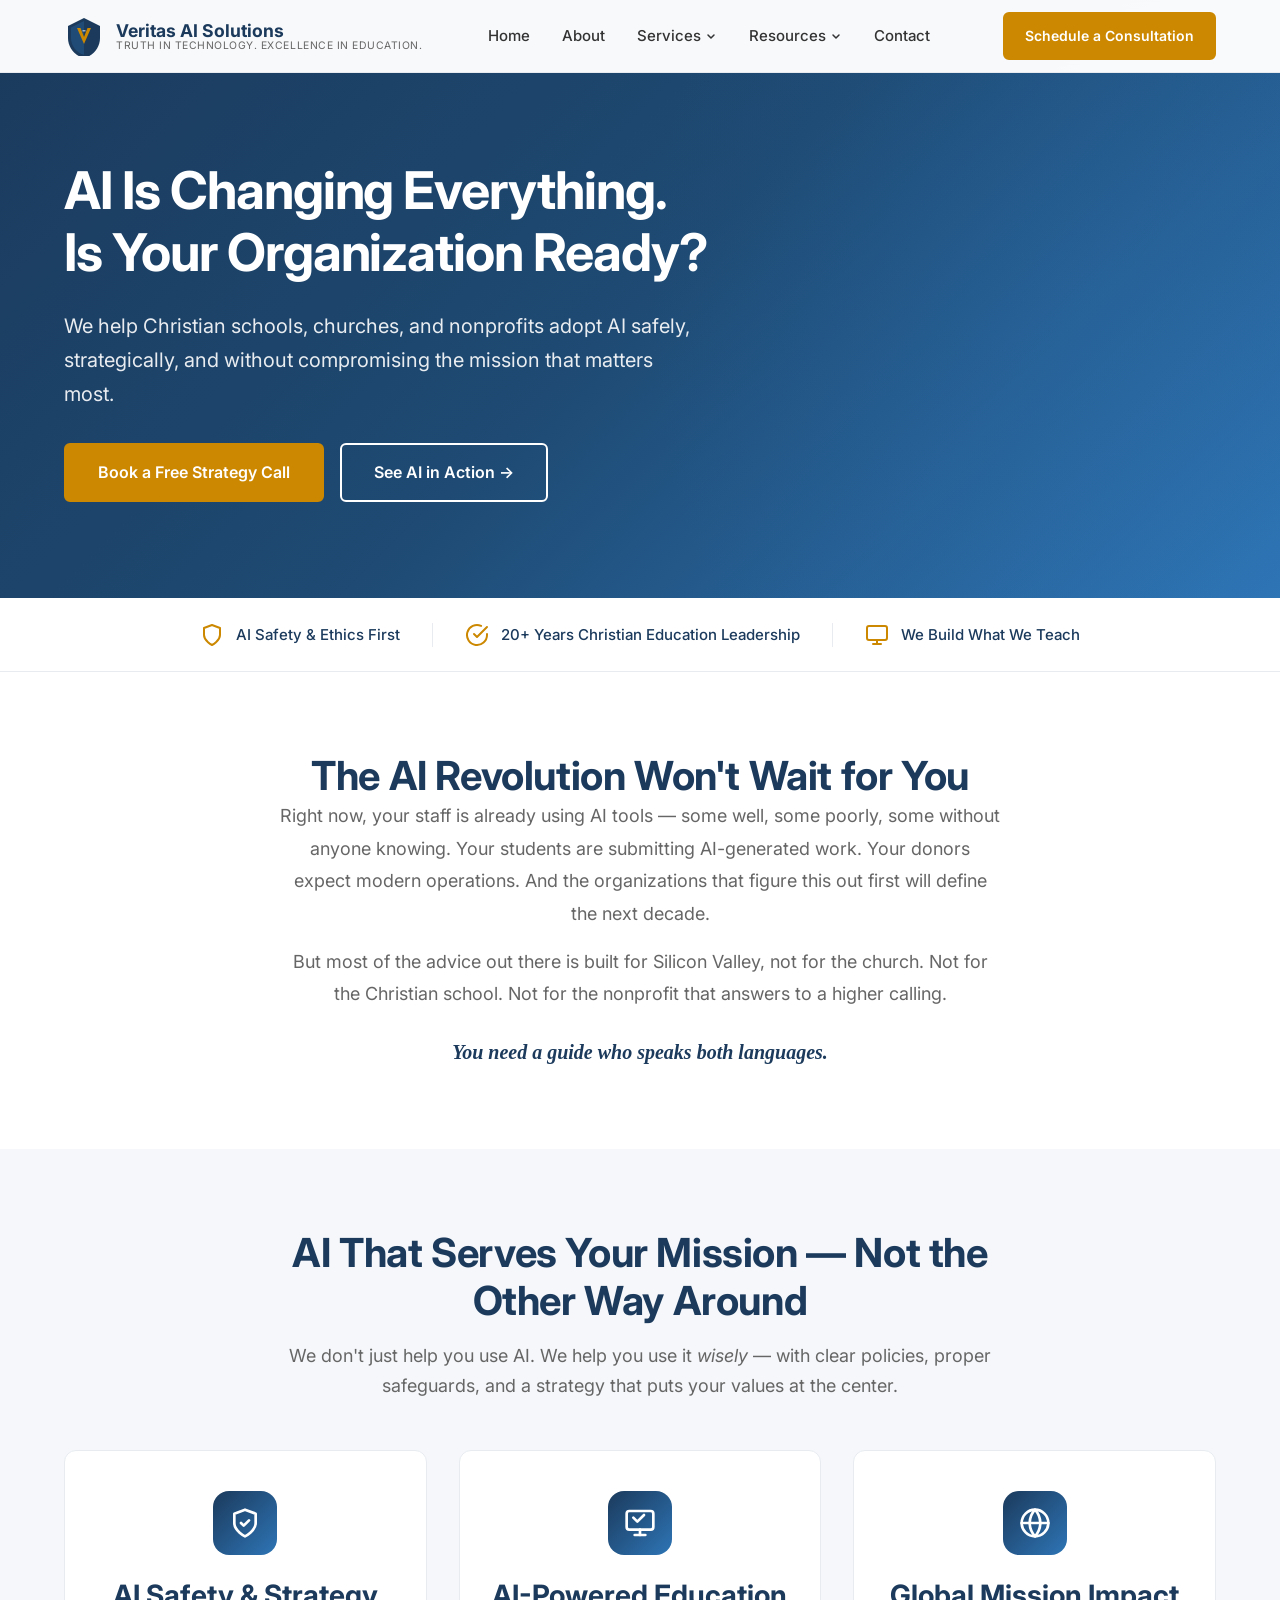
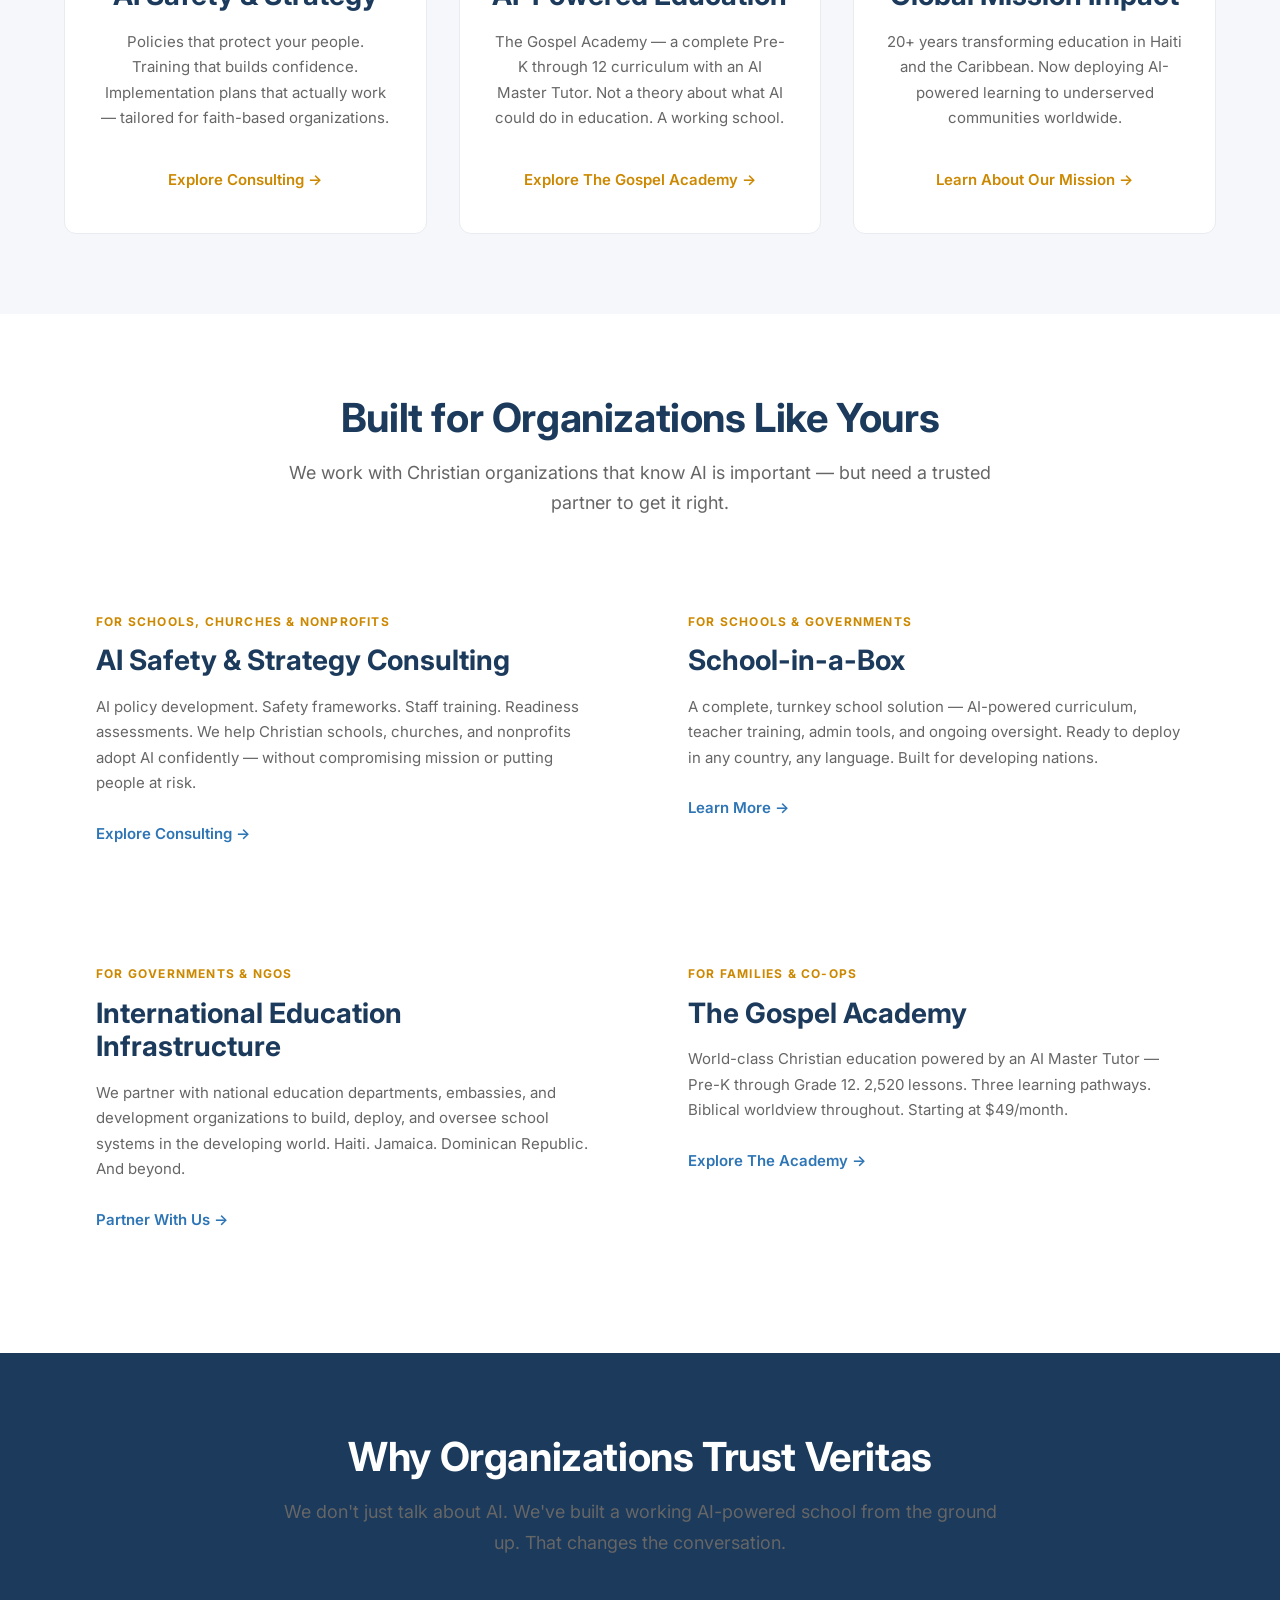
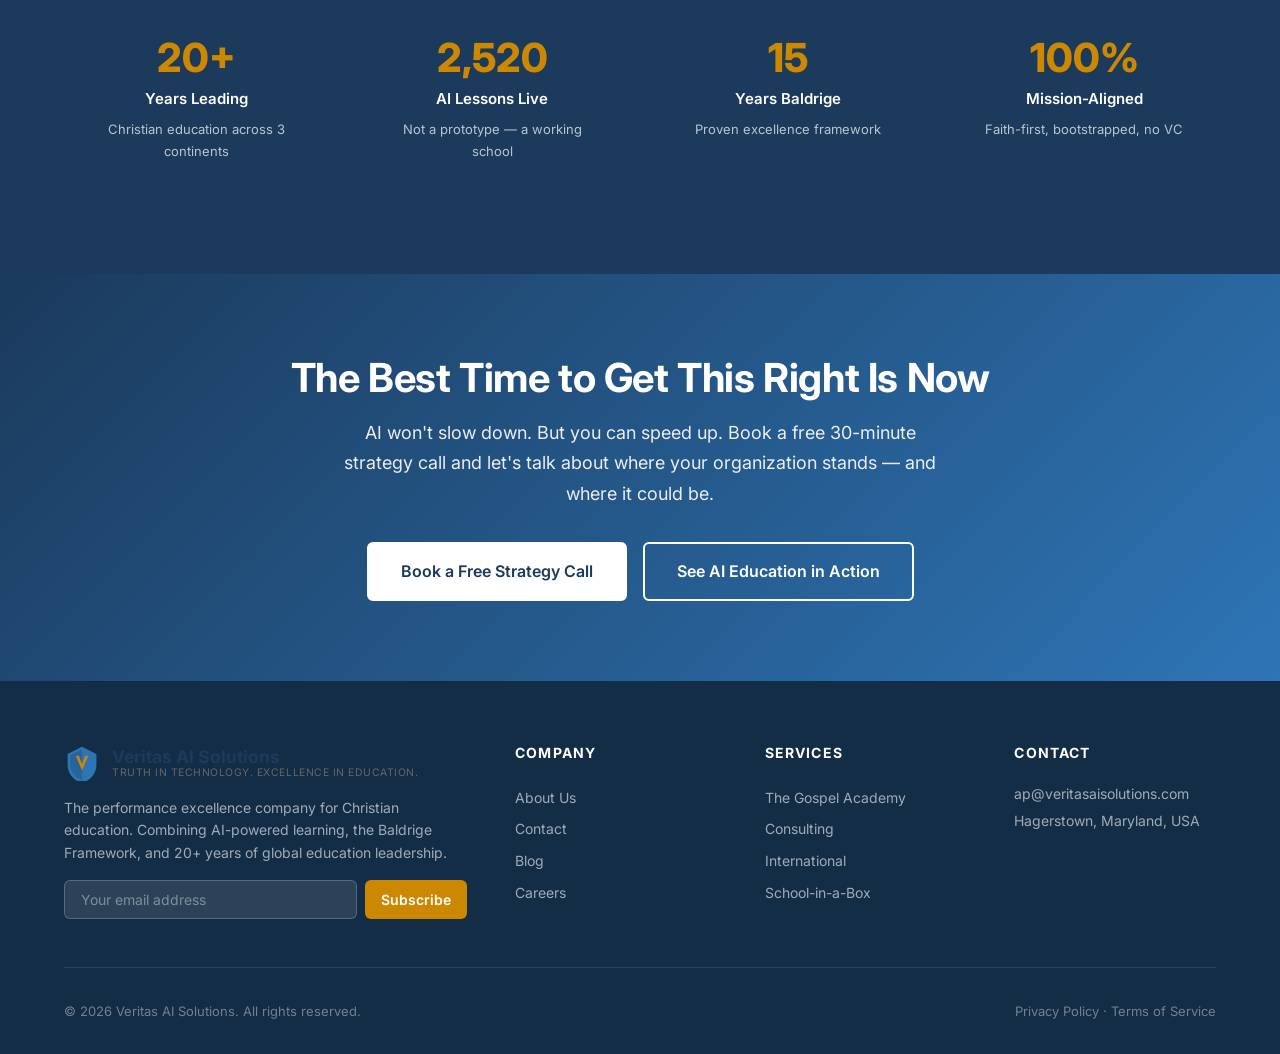
<file: index.html>
<!DOCTYPE html>
<html lang="en">
<head>
  <meta charset="UTF-8">
  <meta name="viewport" content="width=device-width, initial-scale=1.0">
  <title>Veritas AI Solutions | AI Strategy & Safety for Christian Organizations</title>
  <meta name="description" content="We help Christian schools, churches, and nonprofits adopt AI safely and strategically. AI-powered education platform, consulting, and implementation — grounded in biblical values.">

  <!-- Open Graph -->
  <meta property="og:title" content="Veritas AI Solutions | Truth in Technology. Excellence in Education.">
  <meta property="og:description" content="AI is reshaping every organization. We help Christian schools, churches, and nonprofits adapt with confidence — safely, strategically, and without compromising mission.">
  <meta property="og:type" content="website">
  <meta property="og:url" content="https://veritasaisolutions.com">

  <!-- Fonts -->
  <link rel="preconnect" href="https://fonts.googleapis.com">
  <link rel="preconnect" href="https://fonts.gstatic.com" crossorigin>
  <link href="https://fonts.googleapis.com/css2?family=Inter:wght@400;500;600;700;800&display=swap" rel="stylesheet">

  <!-- Styles -->
  <link rel="stylesheet" href="css/styles.css">

  <!-- Schema.org Organization -->
  <script type="application/ld+json">
  {
    "@context": "https://schema.org",
    "@type": "Organization",
    "name": "Veritas AI Solutions",
    "url": "https://veritasaisolutions.com",
    "description": "The Performance Excellence Company for Christian Education",
    "founder": {
      "@type": "Person",
      "name": "Arun Pereira"
    },
    "address": {
      "@type": "PostalAddress",
      "addressLocality": "Hagerstown",
      "addressRegion": "MD",
      "addressCountry": "US"
    }
  }
  </script>
  <!-- Google Analytics -->
  <script async src="https://www.googletagmanager.com/gtag/js?id=G-6GFSYTZWXH"></script>
  <script>
    window.dataLayer = window.dataLayer || [];
    function gtag(){dataLayer.push(arguments);}
    gtag('js', new Date());
    gtag('config', 'G-6GFSYTZWXH');
  </script>
</head>
<body>

  <!-- ==================== HEADER ==================== -->
  <header class="header">
    <div class="header-inner">
      <a href="index.html" class="logo">
        <svg viewBox="0 0 40 40" fill="none" xmlns="http://www.w3.org/2000/svg">
          <!-- Shield shape -->
          <path d="M20 2L4 10v12c0 9.33 6.83 18.06 16 20 9.17-1.94 16-10.67 16-20V10L20 2z" fill="#1B3A5C"/>
          <!-- Inner shield highlight -->
          <path d="M20 5L7 11.5v10.5c0 7.83 5.55 15.16 13 16.8V5z" fill="#2E75B6" opacity="0.3"/>
          <!-- V letterform -->
          <path d="M13 12l7 16 7-16h-3.5l-3.5 9-3.5-9H13z" fill="#CC8800"/>
          <!-- Cross accent at top of V -->
          <path d="M18.5 14h3v1.5h-3z" fill="#FFFFFF" opacity="0.6"/>
        </svg>
        <span class="logo-text">
          <span class="company-name">Veritas AI Solutions</span>
          <span class="tagline">Truth in Technology. Excellence in Education.</span>
        </span>
      </a>

      <nav class="nav-desktop">
        <a href="index.html">Home</a>
        <a href="pages/about.html">About</a>
        <div class="nav-dropdown">
          <a href="#">Services
            <svg class="dropdown-arrow" viewBox="0 0 12 12" fill="none" xmlns="http://www.w3.org/2000/svg">
              <path d="M3 5l3 3 3-3" stroke="currentColor" stroke-width="1.5" stroke-linecap="round" stroke-linejoin="round"/>
            </svg>
          </a>
          <div class="dropdown-menu">
            <a href="pages/gospel-academy.html">The Gospel Academy</a>
            <a href="pages/consulting.html">Consulting</a>
            <a href="pages/international.html">International</a>
          </div>
        </div>
        <div class="nav-dropdown">
          <a href="#">Resources
            <svg class="dropdown-arrow" viewBox="0 0 12 12" fill="none" xmlns="http://www.w3.org/2000/svg">
              <path d="M3 5l3 3 3-3" stroke="currentColor" stroke-width="1.5" stroke-linecap="round" stroke-linejoin="round"/>
            </svg>
          </a>
          <div class="dropdown-menu">
            <a href="#">Blog (Coming Soon)</a>
            <a href="#">Free Tools (Coming Soon)</a>
          </div>
        </div>
        <a href="pages/contact.html">Contact</a>
      </nav>

      <div class="nav-cta">
        <a href="https://calendar.app.google/Qj5pimPUVVcYCBvQ8" target="_blank" class="btn btn-primary">Schedule a Consultation</a>
      </div>

      <button class="mobile-toggle" aria-label="Toggle menu">
        <span></span>
        <span></span>
        <span></span>
      </button>
    </div>

    <!-- Mobile Navigation -->
    <nav class="nav-mobile">
      <a href="index.html">Home</a>
      <a href="pages/about.html">About</a>
      <a href="#" class="mobile-dropdown-toggle">Services</a>
      <div class="mobile-dropdown-items">
        <a href="pages/gospel-academy.html">The Gospel Academy</a>
        <a href="pages/consulting.html">Consulting</a>
        <a href="pages/international.html">International</a>
      </div>
      <a href="#" class="mobile-dropdown-toggle">Resources</a>
      <div class="mobile-dropdown-items">
        <a href="#">Blog (Coming Soon)</a>
        <a href="#">Free Tools (Coming Soon)</a>
      </div>
      <a href="pages/contact.html">Contact</a>
      <a href="https://calendar.app.google/Qj5pimPUVVcYCBvQ8" target="_blank" class="btn btn-primary">Schedule a Consultation</a>
    </nav>
  </header>

  <!-- ==================== HERO ==================== -->
  <section class="hero">
    <div class="container">
      <h1>AI Is Changing Everything.<br>Is Your Organization Ready?</h1>
      <p class="subtitle">We help Christian schools, churches, and nonprofits adopt AI safely, strategically, and without compromising the mission that matters most.</p>
      <div class="btn-group">
        <a href="https://calendar.app.google/Qj5pimPUVVcYCBvQ8" target="_blank" class="btn btn-primary">Book a Free Strategy Call</a>
        <a href="pages/gospel-academy.html" class="btn btn-outline-white">See AI in Action &rarr;</a>
      </div>
    </div>
  </section>

  <!-- ==================== TRUST BAR ==================== -->
  <section class="trust-bar">
    <div class="container">
      <div class="trust-bar-inner">
        <div class="trust-item">
          <svg viewBox="0 0 24 24" fill="none" stroke="currentColor" stroke-width="2" stroke-linecap="round" stroke-linejoin="round">
            <path d="M12 22s8-4 8-10V5l-8-3-8 3v7c0 6 8 10 8 10z"/>
          </svg>
          <span>AI Safety &amp; Ethics First</span>
        </div>
        <div class="trust-divider"></div>
        <div class="trust-item">
          <svg viewBox="0 0 24 24" fill="none" stroke="currentColor" stroke-width="2" stroke-linecap="round" stroke-linejoin="round">
            <path d="M22 11.08V12a10 10 0 1 1-5.93-9.14"/>
            <polyline points="22 4 12 14.01 9 11.01"/>
          </svg>
          <span>20+ Years Christian Education Leadership</span>
        </div>
        <div class="trust-divider"></div>
        <div class="trust-item">
          <svg viewBox="0 0 24 24" fill="none" stroke="currentColor" stroke-width="2" stroke-linecap="round" stroke-linejoin="round">
            <rect x="2" y="3" width="20" height="14" rx="2"/><line x1="8" y1="21" x2="16" y2="21"/><line x1="12" y1="17" x2="12" y2="21"/>
          </svg>
          <span>We Build What We Teach</span>
        </div>
      </div>
    </div>
  </section>

  <!-- ==================== CHALLENGE SECTION ==================== -->
  <section class="challenge section">
    <div class="container">
      <div class="challenge-content">
        <h2>The AI Revolution Won't Wait for You</h2>
        <p>Right now, your staff is already using AI tools — some well, some poorly, some without anyone knowing. Your students are submitting AI-generated work. Your donors expect modern operations. And the organizations that figure this out first will define the next decade.</p>
        <p>But most of the advice out there is built for Silicon Valley, not for the church. Not for the Christian school. Not for the nonprofit that answers to a higher calling.</p>
        <span class="highlight">You need a guide who speaks both languages.</span>
      </div>
    </div>
  </section>

  <!-- ==================== SOLUTION / THREE PILLARS ==================== -->
  <section class="section section-light">
    <div class="container">
      <div class="section-header">
        <h2>AI That Serves Your Mission — Not the Other Way Around</h2>
        <p>We don't just help you use AI. We help you use it <em>wisely</em> — with clear policies, proper safeguards, and a strategy that puts your values at the center.</p>
      </div>

      <div class="pillars-grid">
        <!-- Pillar 1 -->
        <div class="pillar-card">
          <div class="pillar-icon">
            <svg viewBox="0 0 24 24" fill="none" stroke="currentColor" stroke-width="2" stroke-linecap="round" stroke-linejoin="round">
              <path d="M12 22s8-4 8-10V5l-8-3-8 3v7c0 6 8 10 8 10z"/>
              <path d="M9 12l2 2 4-4"/>
            </svg>
          </div>
          <h3>AI Safety &amp; Strategy</h3>
          <p>Policies that protect your people. Training that builds confidence. Implementation plans that actually work — tailored for faith-based organizations.</p>
          <a href="pages/consulting.html" class="pillar-link">Explore Consulting &rarr;</a>
        </div>

        <!-- Pillar 2 -->
        <div class="pillar-card">
          <div class="pillar-icon">
            <svg viewBox="0 0 24 24" fill="none" stroke="currentColor" stroke-width="2" stroke-linecap="round" stroke-linejoin="round">
              <rect x="2" y="3" width="20" height="14" rx="2" ry="2"/>
              <line x1="8" y1="21" x2="16" y2="21"/>
              <line x1="12" y1="17" x2="12" y2="21"/>
              <path d="M7 8l3 3 5-5"/>
            </svg>
          </div>
          <h3>AI-Powered Education</h3>
          <p>The Gospel Academy — a complete Pre-K through 12 curriculum with an AI Master Tutor. Not a theory about what AI could do in education. A working school.</p>
          <a href="pages/gospel-academy.html" class="pillar-link">Explore The Gospel Academy &rarr;</a>
        </div>

        <!-- Pillar 3 -->
        <div class="pillar-card">
          <div class="pillar-icon">
            <svg viewBox="0 0 24 24" fill="none" stroke="currentColor" stroke-width="2" stroke-linecap="round" stroke-linejoin="round">
              <circle cx="12" cy="12" r="10"/>
              <line x1="2" y1="12" x2="22" y2="12"/>
              <path d="M12 2a15.3 15.3 0 0 1 4 10 15.3 15.3 0 0 1-4 10 15.3 15.3 0 0 1-4-10 15.3 15.3 0 0 1 4-10z"/>
            </svg>
          </div>
          <h3>Global Mission Impact</h3>
          <p>20+ years transforming education in Haiti and the Caribbean. Now deploying AI-powered learning to underserved communities worldwide.</p>
          <a href="pages/international.html" class="pillar-link">Learn About Our Mission &rarr;</a>
        </div>
      </div>
    </div>
  </section>

  <!-- ==================== WHO WE SERVE ==================== -->
  <section class="section">
    <div class="container">
      <div class="section-header">
        <h2>Built for Organizations Like Yours</h2>
        <p>We work with Christian organizations that know AI is important — but need a trusted partner to get it right.</p>
      </div>

      <div class="services-grid" style="grid-template-columns: repeat(2, 1fr);">
        <!-- AI Consulting -->
        <div class="service-card">
          <span class="label">For Schools, Churches &amp; Nonprofits</span>
          <h3>AI Safety &amp; Strategy Consulting</h3>
          <p>AI policy development. Safety frameworks. Staff training. Readiness assessments. We help Christian schools, churches, and nonprofits adopt AI confidently — without compromising mission or putting people at risk.</p>
          <a href="pages/consulting.html" class="service-link">Explore Consulting &rarr;</a>
        </div>

        <!-- School-in-a-Box -->
        <div class="service-card">
          <span class="label">For Schools &amp; Governments</span>
          <h3>School-in-a-Box</h3>
          <p>A complete, turnkey school solution — AI-powered curriculum, teacher training, admin tools, and ongoing oversight. Ready to deploy in any country, any language. Built for developing nations.</p>
          <a href="pages/international.html" class="service-link">Learn More &rarr;</a>
        </div>

        <!-- International -->
        <div class="service-card">
          <span class="label">For Governments &amp; NGOs</span>
          <h3>International Education Infrastructure</h3>
          <p>We partner with national education departments, embassies, and development organizations to build, deploy, and oversee school systems in the developing world. Haiti. Jamaica. Dominican Republic. And beyond.</p>
          <a href="pages/international.html" class="service-link">Partner With Us &rarr;</a>
        </div>

        <!-- The Gospel Academy -->
        <div class="service-card">
          <span class="label">For Families &amp; Co-ops</span>
          <h3>The Gospel Academy</h3>
          <p>World-class Christian education powered by an AI Master Tutor — Pre-K through Grade 12. 2,520 lessons. Three learning pathways. Biblical worldview throughout. Starting at $49/month.</p>
          <a href="pages/gospel-academy.html" class="service-link">Explore The Academy &rarr;</a>
        </div>
      </div>
    </div>
  </section>

  <!-- ==================== WHY US ==================== -->
  <section class="section section-navy">
    <div class="container">
      <div class="section-header">
        <h2>Why Organizations Trust Veritas</h2>
        <p>We don't just talk about AI. We've built a working AI-powered school from the ground up. That changes the conversation.</p>
      </div>

      <div class="cred-grid">
        <div class="cred-card">
          <div class="cred-number">20+</div>
          <div class="cred-label">Years Leading</div>
          <div class="cred-desc">Christian education across 3 continents</div>
        </div>
        <div class="cred-card">
          <div class="cred-number">2,520</div>
          <div class="cred-label">AI Lessons Live</div>
          <div class="cred-desc">Not a prototype — a working school</div>
        </div>
        <div class="cred-card">
          <div class="cred-number">15</div>
          <div class="cred-label">Years Baldrige</div>
          <div class="cred-desc">Proven excellence framework</div>
        </div>
        <div class="cred-card">
          <div class="cred-number">100%</div>
          <div class="cred-label">Mission-Aligned</div>
          <div class="cred-desc">Faith-first, bootstrapped, no VC</div>
        </div>
      </div>
    </div>
  </section>

  <!-- ==================== FINAL CTA ==================== -->
  <section class="cta-section">
    <div class="container">
      <h2>The Best Time to Get This Right Is Now</h2>
      <p>AI won't slow down. But you can speed up. Book a free 30-minute strategy call and let's talk about where your organization stands — and where it could be.</p>
      <div class="btn-group centered">
        <a href="https://calendar.app.google/Qj5pimPUVVcYCBvQ8" target="_blank" class="btn btn-white">Book a Free Strategy Call</a>
        <a href="pages/gospel-academy.html" class="btn btn-outline-white">See AI Education in Action</a>
      </div>
    </div>
  </section>

  <!-- ==================== FOOTER ==================== -->
  <footer class="footer">
    <div class="container">
      <div class="footer-grid">
        <!-- Brand Column -->
        <div class="footer-brand">
          <a href="index.html" class="logo">
            <svg viewBox="0 0 40 40" fill="none" xmlns="http://www.w3.org/2000/svg">
              <path d="M20 2L4 10v12c0 9.33 6.83 18.06 16 20 9.17-1.94 16-10.67 16-20V10L20 2z" fill="#2E75B6"/>
              <path d="M20 5L7 11.5v10.5c0 7.83 5.55 15.16 13 16.8V5z" fill="#1B3A5C" opacity="0.3"/>
              <path d="M13 12l7 16 7-16h-3.5l-3.5 9-3.5-9H13z" fill="#CC8800"/>
            </svg>
            <span class="logo-text">
              <span class="company-name">Veritas AI Solutions</span>
              <span class="tagline">Truth in Technology. Excellence in Education.</span>
            </span>
          </a>
          <p>The performance excellence company for Christian education. Combining AI-powered learning, the Baldrige Framework, and 20+ years of global education leadership.</p>
          <form class="newsletter-form" action="#" method="POST">
            <input type="email" placeholder="Your email address" required>
            <button type="submit">Subscribe</button>
          </form>
        </div>

        <!-- Quick Links -->
        <div>
          <h4>Company</h4>
          <div class="footer-links">
            <a href="pages/about.html">About Us</a>
            <a href="pages/contact.html">Contact</a>
            <a href="#">Blog</a>
            <a href="#">Careers</a>
          </div>
        </div>

        <!-- Services -->
        <div>
          <h4>Services</h4>
          <div class="footer-links">
            <a href="pages/gospel-academy.html">The Gospel Academy</a>
            <a href="pages/consulting.html">Consulting</a>
            <a href="pages/international.html">International</a>
            <a href="#">School-in-a-Box</a>
          </div>
        </div>

        <!-- Contact -->
        <div class="footer-contact">
          <h4>Contact</h4>
          <p><a href="mailto:ap@veritasaisolutions.com">ap@veritasaisolutions.com</a></p>
          <p>Hagerstown, Maryland, USA</p>
        </div>
      </div>

      <div class="footer-bottom">
        <span>&copy; 2026 Veritas AI Solutions. All rights reserved.</span>
        <span>
          <a href="#">Privacy Policy</a> &middot; <a href="#">Terms of Service</a>
        </span>
      </div>
    </div>
  </footer>

  <script src="js/main.js"></script>
</body>
</html>
</file>
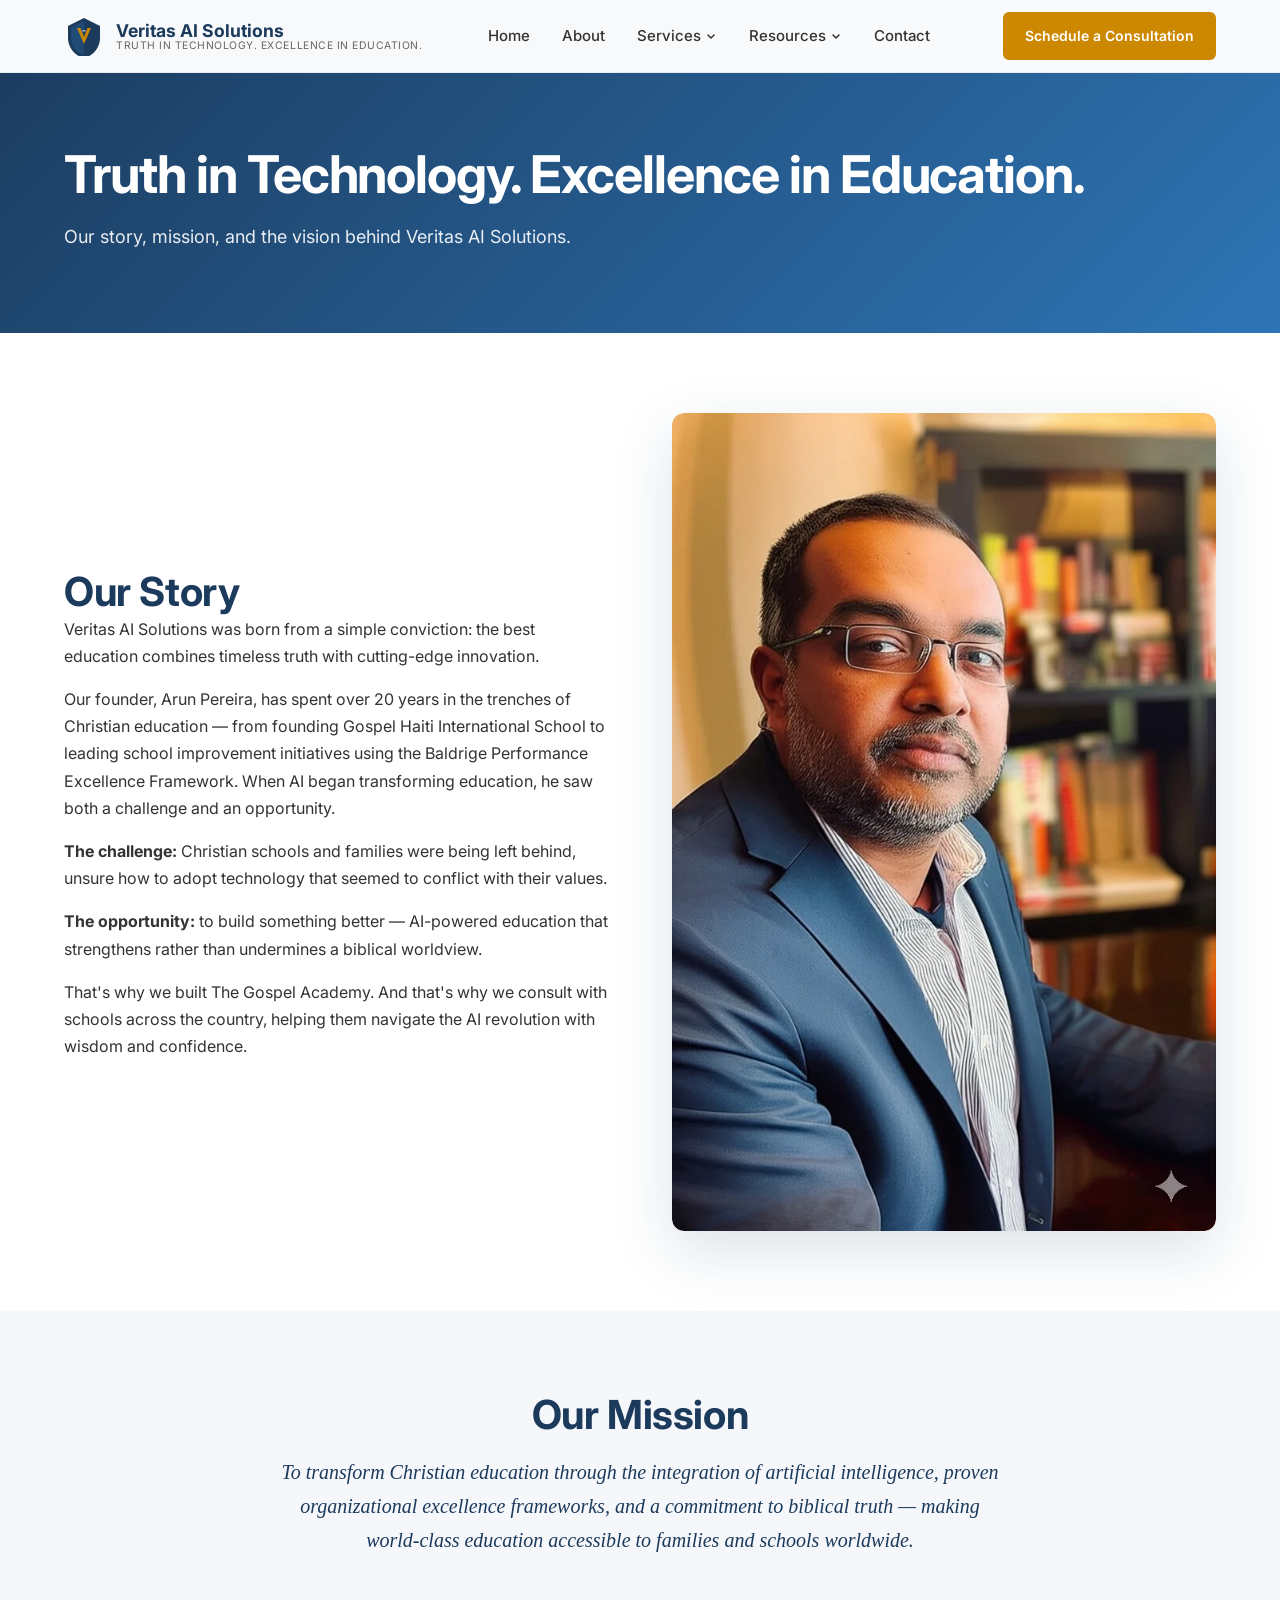
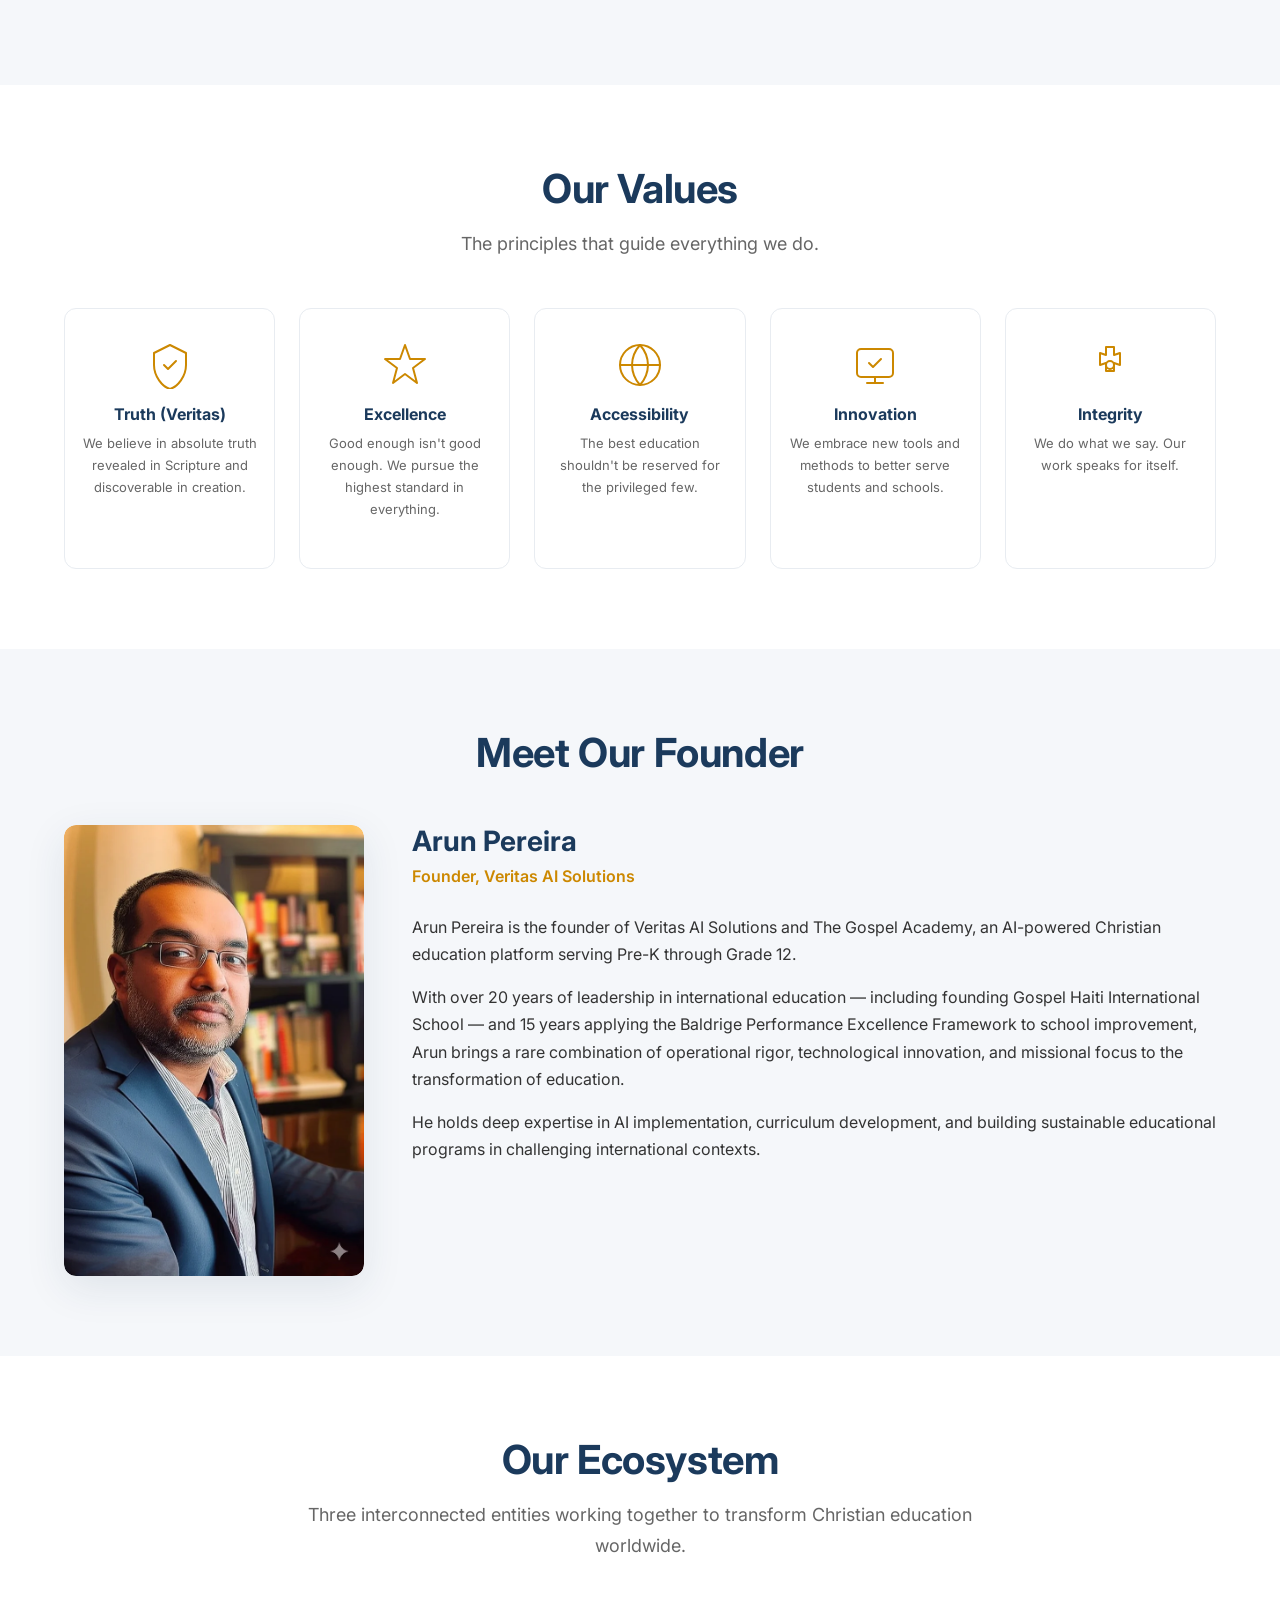
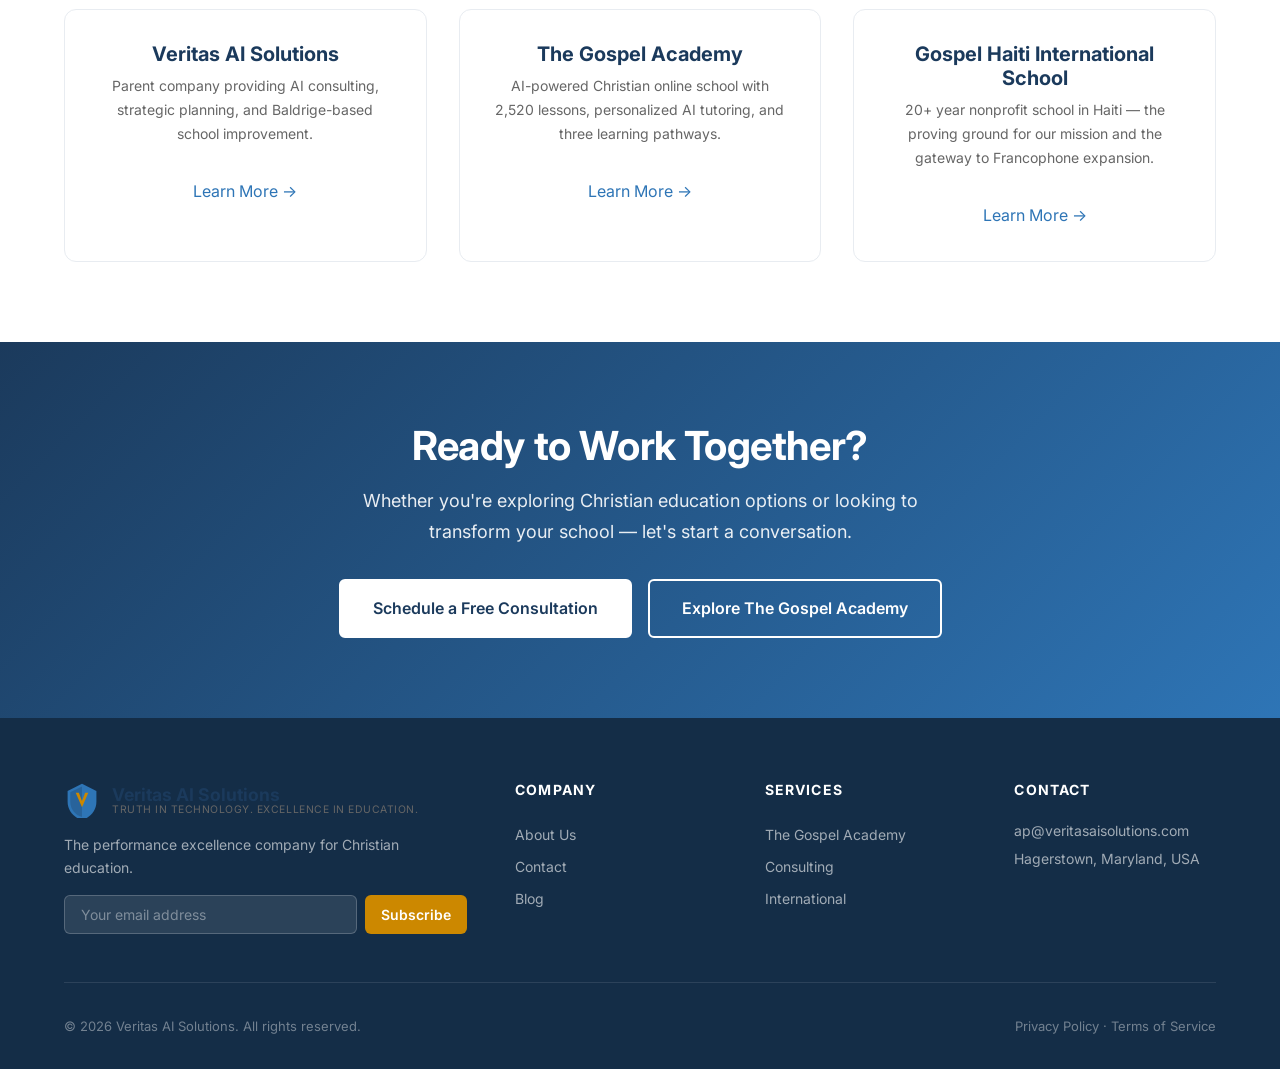
<file: pages/about.html>
<!DOCTYPE html>
<html lang="en">
<head>
  <meta charset="UTF-8">
  <meta name="viewport" content="width=device-width, initial-scale=1.0">
  <title>About Us | Veritas AI Solutions</title>
  <meta name="description" content="20+ years of Christian education leadership. 15 years of Baldrige Excellence. Building the future of faith-based learning.">
  <link rel="preconnect" href="https://fonts.googleapis.com">
  <link rel="preconnect" href="https://fonts.gstatic.com" crossorigin>
  <link href="https://fonts.googleapis.com/css2?family=Inter:wght@400;500;600;700;800&display=swap" rel="stylesheet">
  <link rel="stylesheet" href="../css/styles.css">
  <!-- Google Analytics -->
  <script async src="https://www.googletagmanager.com/gtag/js?id=G-6GFSYTZWXH"></script>
  <script>
    window.dataLayer = window.dataLayer || [];
    function gtag(){dataLayer.push(arguments);}
    gtag('js', new Date());
    gtag('config', 'G-6GFSYTZWXH');
  </script>
</head>
<body>

  <!-- ==================== HEADER ==================== -->
  <header class="header">
    <div class="header-inner">
      <a href="../index.html" class="logo">
        <svg viewBox="0 0 40 40" fill="none" xmlns="http://www.w3.org/2000/svg">
          <path d="M20 2L4 10v12c0 9.33 6.83 18.06 16 20 9.17-1.94 16-10.67 16-20V10L20 2z" fill="#1B3A5C"/>
          <path d="M20 5L7 11.5v10.5c0 7.83 5.55 15.16 13 16.8V5z" fill="#2E75B6" opacity="0.3"/>
          <path d="M13 12l7 16 7-16h-3.5l-3.5 9-3.5-9H13z" fill="#CC8800"/>
          <path d="M18.5 14h3v1.5h-3z" fill="#FFFFFF" opacity="0.6"/>
        </svg>
        <span class="logo-text">
          <span class="company-name">Veritas AI Solutions</span>
          <span class="tagline">Truth in Technology. Excellence in Education.</span>
        </span>
      </a>
      <nav class="nav-desktop">
        <a href="../index.html">Home</a>
        <a href="about.html">About</a>
        <div class="nav-dropdown">
          <a href="#">Services
            <svg class="dropdown-arrow" viewBox="0 0 12 12" fill="none"><path d="M3 5l3 3 3-3" stroke="currentColor" stroke-width="1.5" stroke-linecap="round" stroke-linejoin="round"/></svg>
          </a>
          <div class="dropdown-menu">
            <a href="gospel-academy.html">The Gospel Academy</a>
            <a href="consulting.html">Consulting</a>
            <a href="international.html">International</a>
          </div>
        </div>
        <div class="nav-dropdown">
          <a href="#">Resources
            <svg class="dropdown-arrow" viewBox="0 0 12 12" fill="none"><path d="M3 5l3 3 3-3" stroke="currentColor" stroke-width="1.5" stroke-linecap="round" stroke-linejoin="round"/></svg>
          </a>
          <div class="dropdown-menu">
            <a href="#">Blog (Coming Soon)</a>
            <a href="#">Free Tools (Coming Soon)</a>
          </div>
        </div>
        <a href="contact.html">Contact</a>
      </nav>
      <div class="nav-cta"><a href="https://calendar.app.google/Qj5pimPUVVcYCBvQ8" target="_blank" class="btn btn-primary">Schedule a Consultation</a></div>
      <button class="mobile-toggle" aria-label="Toggle menu"><span></span><span></span><span></span></button>
    </div>
    <nav class="nav-mobile">
      <a href="../index.html">Home</a>
      <a href="about.html">About</a>
      <a href="#" class="mobile-dropdown-toggle">Services</a>
      <div class="mobile-dropdown-items">
        <a href="gospel-academy.html">The Gospel Academy</a>
        <a href="consulting.html">Consulting</a>
        <a href="international.html">International</a>
      </div>
      <a href="#" class="mobile-dropdown-toggle">Resources</a>
      <div class="mobile-dropdown-items">
        <a href="#">Blog (Coming Soon)</a>
        <a href="#">Free Tools (Coming Soon)</a>
      </div>
      <a href="contact.html">Contact</a>
      <a href="https://calendar.app.google/Qj5pimPUVVcYCBvQ8" target="_blank" class="btn btn-primary">Schedule a Consultation</a>
    </nav>
  </header>

  <!-- ==================== PAGE HERO ==================== -->
  <section class="page-hero">
    <div class="container">
      <h1>Truth in Technology. Excellence in Education.</h1>
      <p>Our story, mission, and the vision behind Veritas AI Solutions.</p>
    </div>
  </section>

  <!-- ==================== OUR STORY ==================== -->
  <section class="section">
    <div class="container">
      <div class="story-section">
        <div>
          <h2>Our Story</h2>
          <p>Veritas AI Solutions was born from a simple conviction: the best education combines timeless truth with cutting-edge innovation.</p>
          <p>Our founder, Arun Pereira, has spent over 20 years in the trenches of Christian education — from founding Gospel Haiti International School to leading school improvement initiatives using the Baldrige Performance Excellence Framework. When AI began transforming education, he saw both a challenge and an opportunity.</p>
          <p><strong>The challenge:</strong> Christian schools and families were being left behind, unsure how to adopt technology that seemed to conflict with their values.</p>
          <p><strong>The opportunity:</strong> to build something better — AI-powered education that strengthens rather than undermines a biblical worldview.</p>
          <p>That's why we built The Gospel Academy. And that's why we consult with schools across the country, helping them navigate the AI revolution with wisdom and confidence.</p>
        </div>
        <div class="story-image">
          <img src="../images/arun-pereira.webp" alt="Arun Pereira, Founder of Veritas AI Solutions" style="border-radius: 12px; width: 100%;">
        </div>
      </div>
    </div>
  </section>

  <!-- ==================== MISSION ==================== -->
  <section class="section section-light">
    <div class="container">
      <div class="section-header">
        <h2>Our Mission</h2>
        <p style="font-size: 1.25rem; font-family: var(--font-accent); font-style: italic; color: var(--navy);">To transform Christian education through the integration of artificial intelligence, proven organizational excellence frameworks, and a commitment to biblical truth — making world-class education accessible to families and schools worldwide.</p>
      </div>
    </div>
  </section>

  <!-- ==================== VALUES ==================== -->
  <section class="section">
    <div class="container">
      <div class="section-header">
        <h2>Our Values</h2>
        <p>The principles that guide everything we do.</p>
      </div>

      <div class="values-grid">
        <div class="value-card">
          <div class="value-icon">
            <svg viewBox="0 0 48 48" fill="none" stroke="currentColor" stroke-width="2" stroke-linecap="round" stroke-linejoin="round">
              <path d="M24 4L8 12v12c0 11.2 8.2 21.7 16 24 7.8-2.3 16-12.8 16-24V12L24 4z"/>
              <path d="M18 24l4 4 8-8"/>
            </svg>
          </div>
          <h4>Truth (Veritas)</h4>
          <p>We believe in absolute truth revealed in Scripture and discoverable in creation.</p>
        </div>

        <div class="value-card">
          <div class="value-icon">
            <svg viewBox="0 0 48 48" fill="none" stroke="currentColor" stroke-width="2" stroke-linecap="round" stroke-linejoin="round">
              <polygon points="24 4 29 18 44 18 32 27 36 42 24 33 12 42 16 27 4 18 19 18"/>
            </svg>
          </div>
          <h4>Excellence</h4>
          <p>Good enough isn't good enough. We pursue the highest standard in everything.</p>
        </div>

        <div class="value-card">
          <div class="value-icon">
            <svg viewBox="0 0 48 48" fill="none" stroke="currentColor" stroke-width="2" stroke-linecap="round" stroke-linejoin="round">
              <circle cx="24" cy="24" r="20"/>
              <line x1="4" y1="24" x2="44" y2="24"/>
              <path d="M24 4a30.6 30.6 0 0 1 8 20 30.6 30.6 0 0 1-8 20 30.6 30.6 0 0 1-8-20 30.6 30.6 0 0 1 8-20z"/>
            </svg>
          </div>
          <h4>Accessibility</h4>
          <p>The best education shouldn't be reserved for the privileged few.</p>
        </div>

        <div class="value-card">
          <div class="value-icon">
            <svg viewBox="0 0 48 48" fill="none" stroke="currentColor" stroke-width="2" stroke-linecap="round" stroke-linejoin="round">
              <rect x="6" y="8" width="36" height="28" rx="4"/>
              <path d="M18 22l4 4 8-8"/>
              <line x1="16" y1="42" x2="32" y2="42"/>
              <line x1="24" y1="36" x2="24" y2="42"/>
            </svg>
          </div>
          <h4>Innovation</h4>
          <p>We embrace new tools and methods to better serve students and schools.</p>
        </div>

        <div class="value-card">
          <div class="value-icon">
            <svg viewBox="0 0 48 48" fill="none" stroke="currentColor" stroke-width="2" stroke-linecap="round" stroke-linejoin="round">
              <path d="M20 6h8v8l6-2v12l-6-2v8h-8v-8l-6 2V12l6 2V6z"/>
              <circle cx="24" cy="24" r="4"/>
            </svg>
          </div>
          <h4>Integrity</h4>
          <p>We do what we say. Our work speaks for itself.</p>
        </div>
      </div>
    </div>
  </section>

  <!-- ==================== FOUNDER ==================== -->
  <section class="section section-light">
    <div class="container">
      <div class="section-header">
        <h2>Meet Our Founder</h2>
      </div>

      <div class="founder-section">
        <div class="founder-photo">
          <img src="../images/arun-pereira.webp" alt="Arun Pereira, Founder of Veritas AI Solutions" style="border-radius: 12px; width: 100%;">
        </div>
        <div class="founder-info">
          <h3>Arun Pereira</h3>
          <p class="founder-title">Founder, Veritas AI Solutions</p>
          <p>Arun Pereira is the founder of Veritas AI Solutions and The Gospel Academy, an AI-powered Christian education platform serving Pre-K through Grade 12.</p>
          <p>With over 20 years of leadership in international education — including founding Gospel Haiti International School — and 15 years applying the Baldrige Performance Excellence Framework to school improvement, Arun brings a rare combination of operational rigor, technological innovation, and missional focus to the transformation of education.</p>
          <p>He holds deep expertise in AI implementation, curriculum development, and building sustainable educational programs in challenging international contexts.</p>
        </div>
      </div>
    </div>
  </section>

  <!-- ==================== ECOSYSTEM ==================== -->
  <section class="section">
    <div class="container">
      <div class="section-header">
        <h2>Our Ecosystem</h2>
        <p>Three interconnected entities working together to transform Christian education worldwide.</p>
      </div>

      <div class="ecosystem-visual">
        <div class="eco-card">
          <h4>Veritas AI Solutions</h4>
          <p>Parent company providing AI consulting, strategic planning, and Baldrige-based school improvement.</p>
          <a href="consulting.html" class="pillar-link" style="margin-top: 1rem; display: inline-flex;">Learn More &rarr;</a>
        </div>
        <div class="eco-card">
          <h4>The Gospel Academy</h4>
          <p>AI-powered Christian online school with 2,520 lessons, personalized AI tutoring, and three learning pathways.</p>
          <a href="gospel-academy.html" class="pillar-link" style="margin-top: 1rem; display: inline-flex;">Learn More &rarr;</a>
        </div>
        <div class="eco-card">
          <h4>Gospel Haiti International School</h4>
          <p>20+ year nonprofit school in Haiti — the proving ground for our mission and the gateway to Francophone expansion.</p>
          <a href="international.html" class="pillar-link" style="margin-top: 1rem; display: inline-flex;">Learn More &rarr;</a>
        </div>
      </div>
    </div>
  </section>

  <!-- ==================== CTA ==================== -->
  <section class="cta-section">
    <div class="container">
      <h2>Ready to Work Together?</h2>
      <p>Whether you're exploring Christian education options or looking to transform your school — let's start a conversation.</p>
      <div class="btn-group centered">
        <a href="https://calendar.app.google/Qj5pimPUVVcYCBvQ8" target="_blank" class="btn btn-white">Schedule a Free Consultation</a>
        <a href="gospel-academy.html" class="btn btn-outline-white">Explore The Gospel Academy</a>
      </div>
    </div>
  </section>

  <!-- ==================== FOOTER ==================== -->
  <footer class="footer">
    <div class="container">
      <div class="footer-grid">
        <div class="footer-brand">
          <a href="../index.html" class="logo">
            <svg viewBox="0 0 40 40" fill="none"><path d="M20 2L4 10v12c0 9.33 6.83 18.06 16 20 9.17-1.94 16-10.67 16-20V10L20 2z" fill="#2E75B6"/><path d="M20 5L7 11.5v10.5c0 7.83 5.55 15.16 13 16.8V5z" fill="#1B3A5C" opacity="0.3"/><path d="M13 12l7 16 7-16h-3.5l-3.5 9-3.5-9H13z" fill="#CC8800"/></svg>
            <span class="logo-text"><span class="company-name">Veritas AI Solutions</span><span class="tagline">Truth in Technology. Excellence in Education.</span></span>
          </a>
          <p>The performance excellence company for Christian education.</p>
          <form class="newsletter-form" action="#" method="POST"><input type="email" placeholder="Your email address" required><button type="submit">Subscribe</button></form>
        </div>
        <div><h4>Company</h4><div class="footer-links"><a href="about.html">About Us</a><a href="contact.html">Contact</a><a href="#">Blog</a></div></div>
        <div><h4>Services</h4><div class="footer-links"><a href="gospel-academy.html">The Gospel Academy</a><a href="consulting.html">Consulting</a><a href="international.html">International</a></div></div>
        <div class="footer-contact"><h4>Contact</h4><p><a href="mailto:ap@veritasaisolutions.com">ap@veritasaisolutions.com</a></p><p>Hagerstown, Maryland, USA</p></div>
      </div>
      <div class="footer-bottom">
        <span>&copy; 2026 Veritas AI Solutions. All rights reserved.</span>
        <span><a href="#">Privacy Policy</a> &middot; <a href="#">Terms of Service</a></span>
      </div>
    </div>
  </footer>

  <script src="../js/main.js"></script>
</body>
</html>
</file>
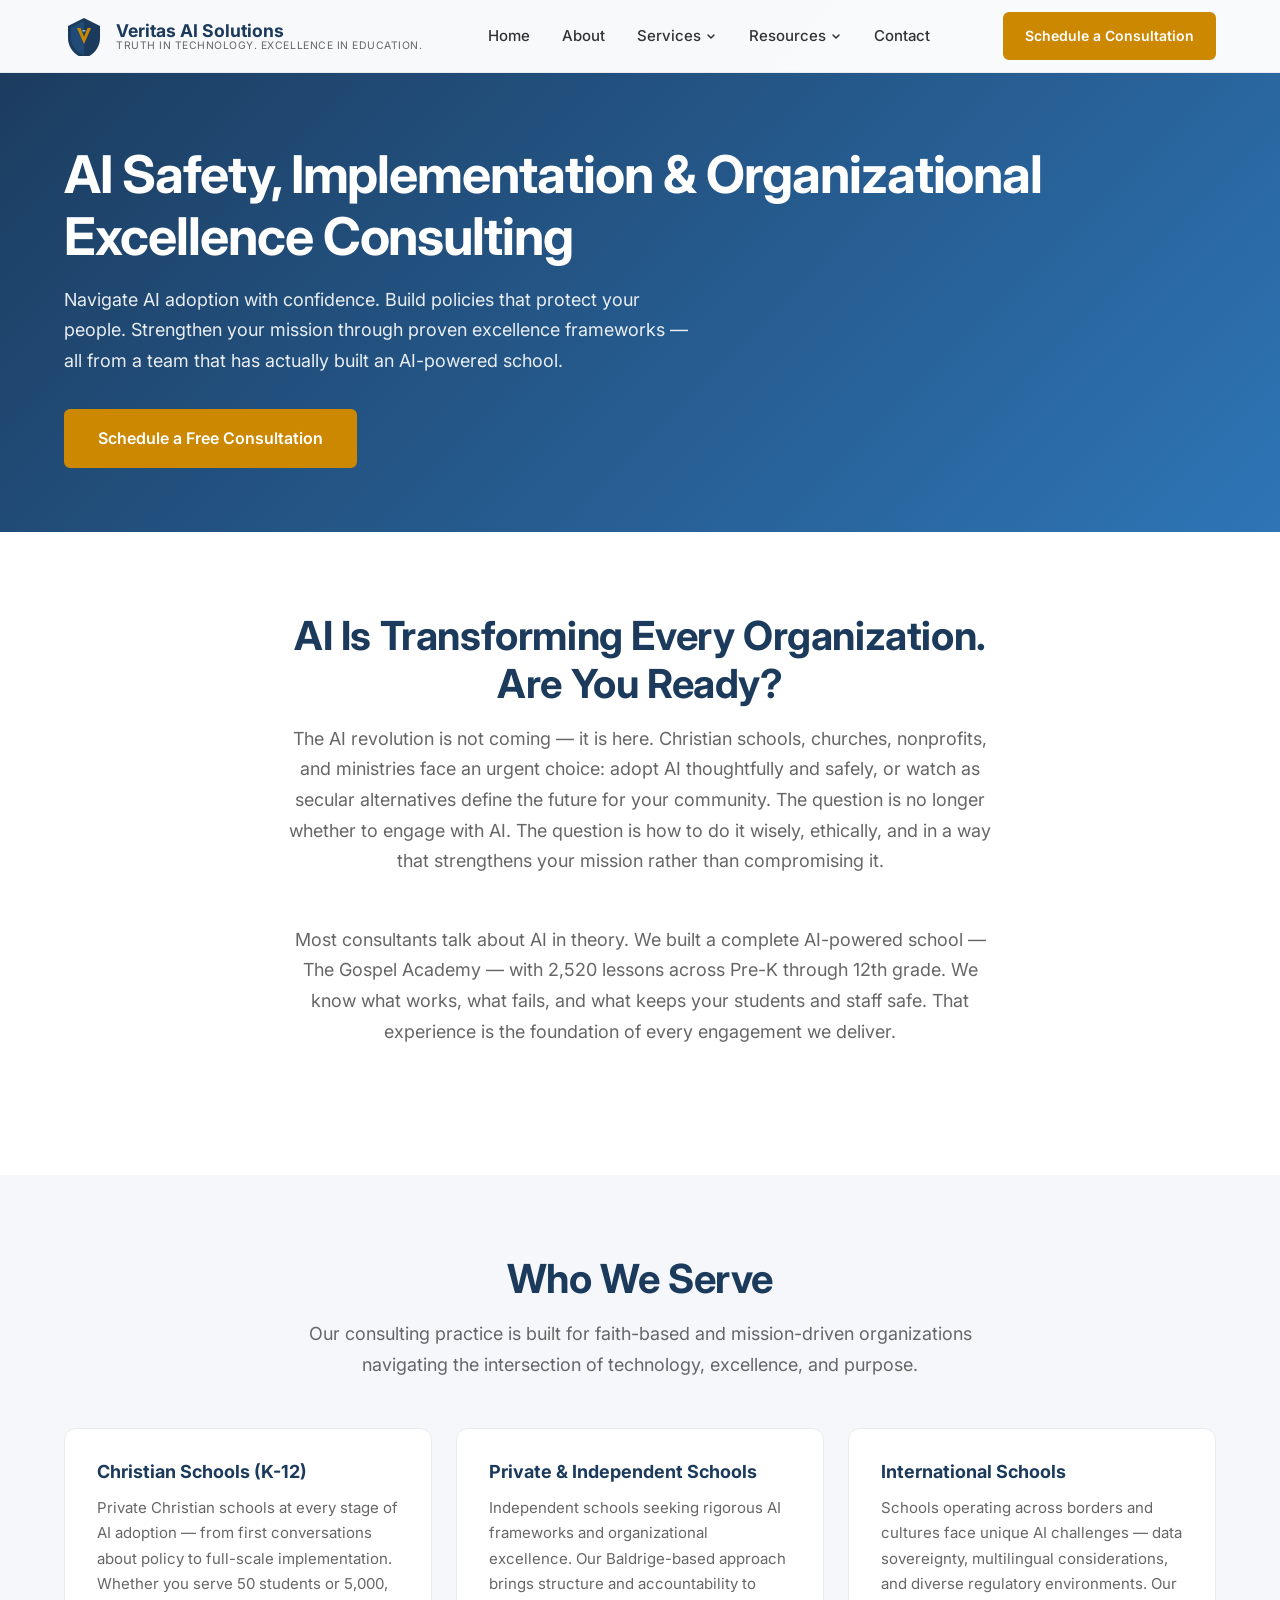
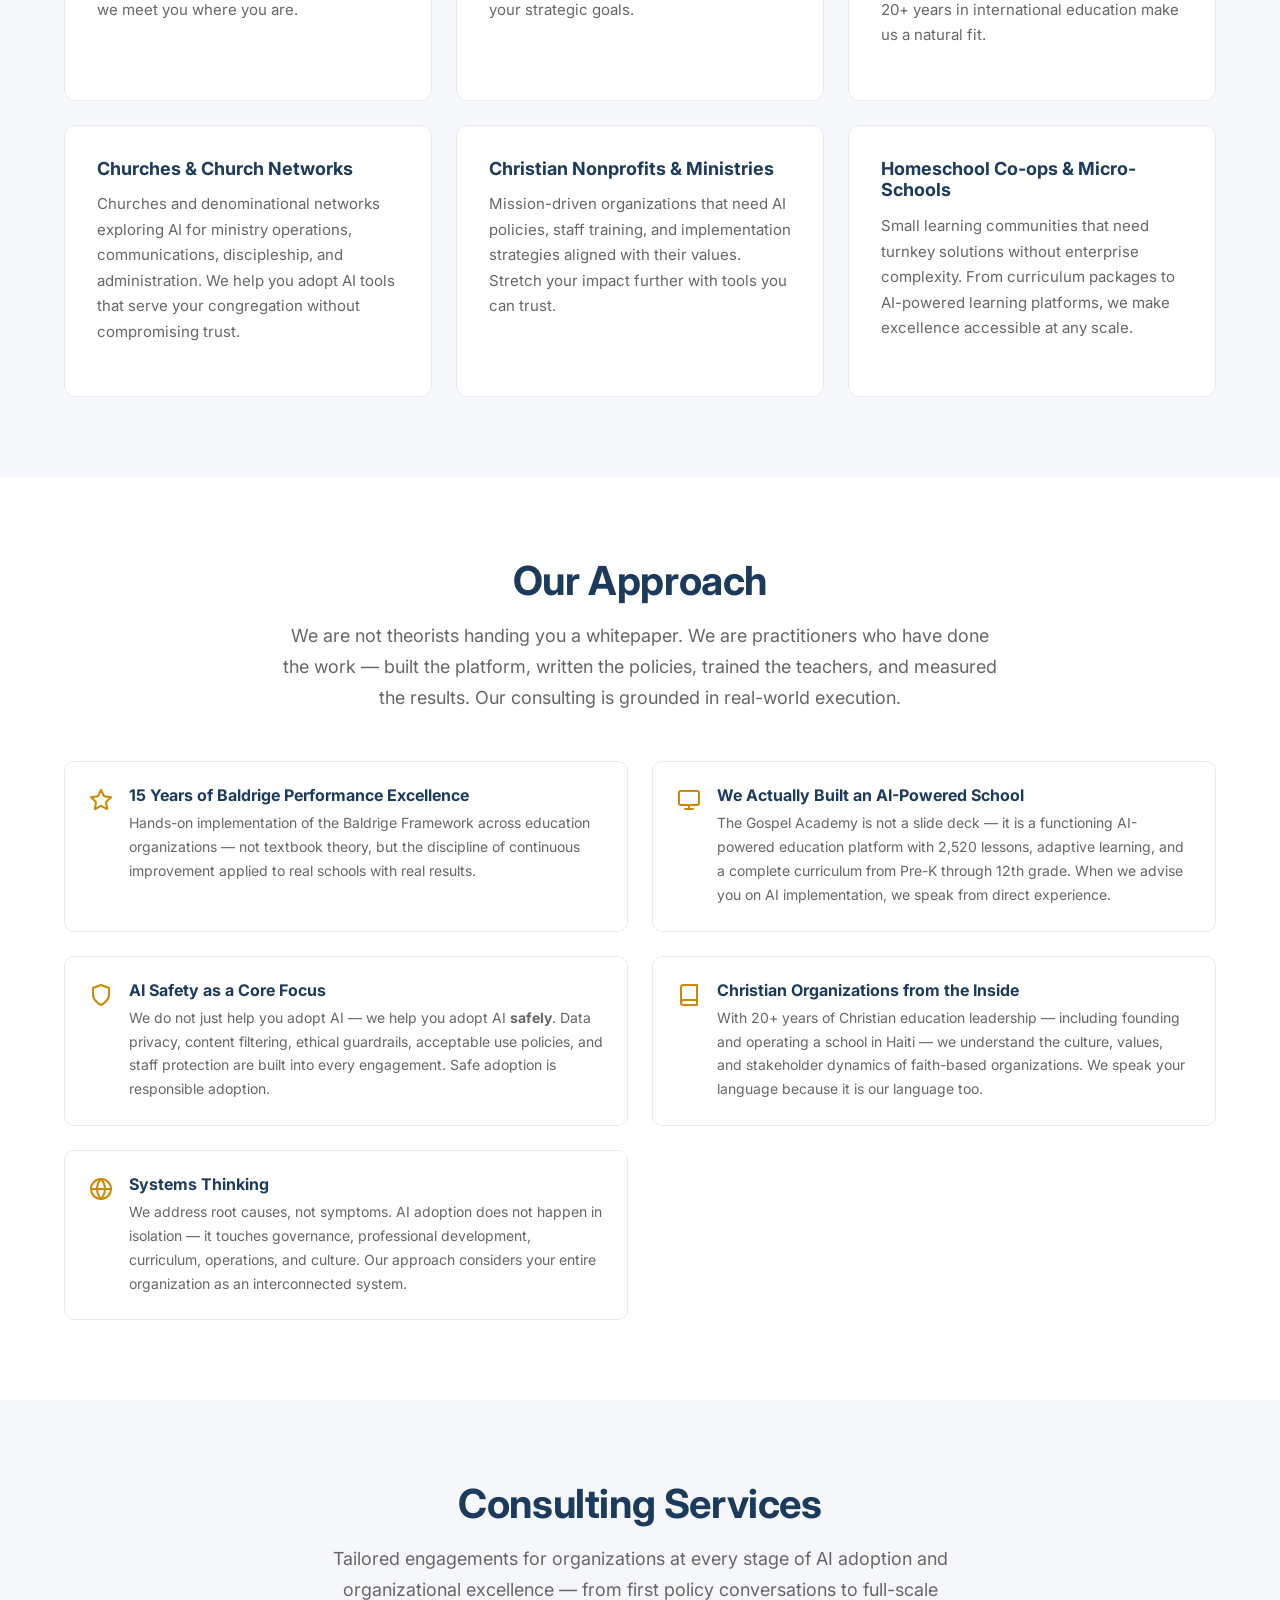
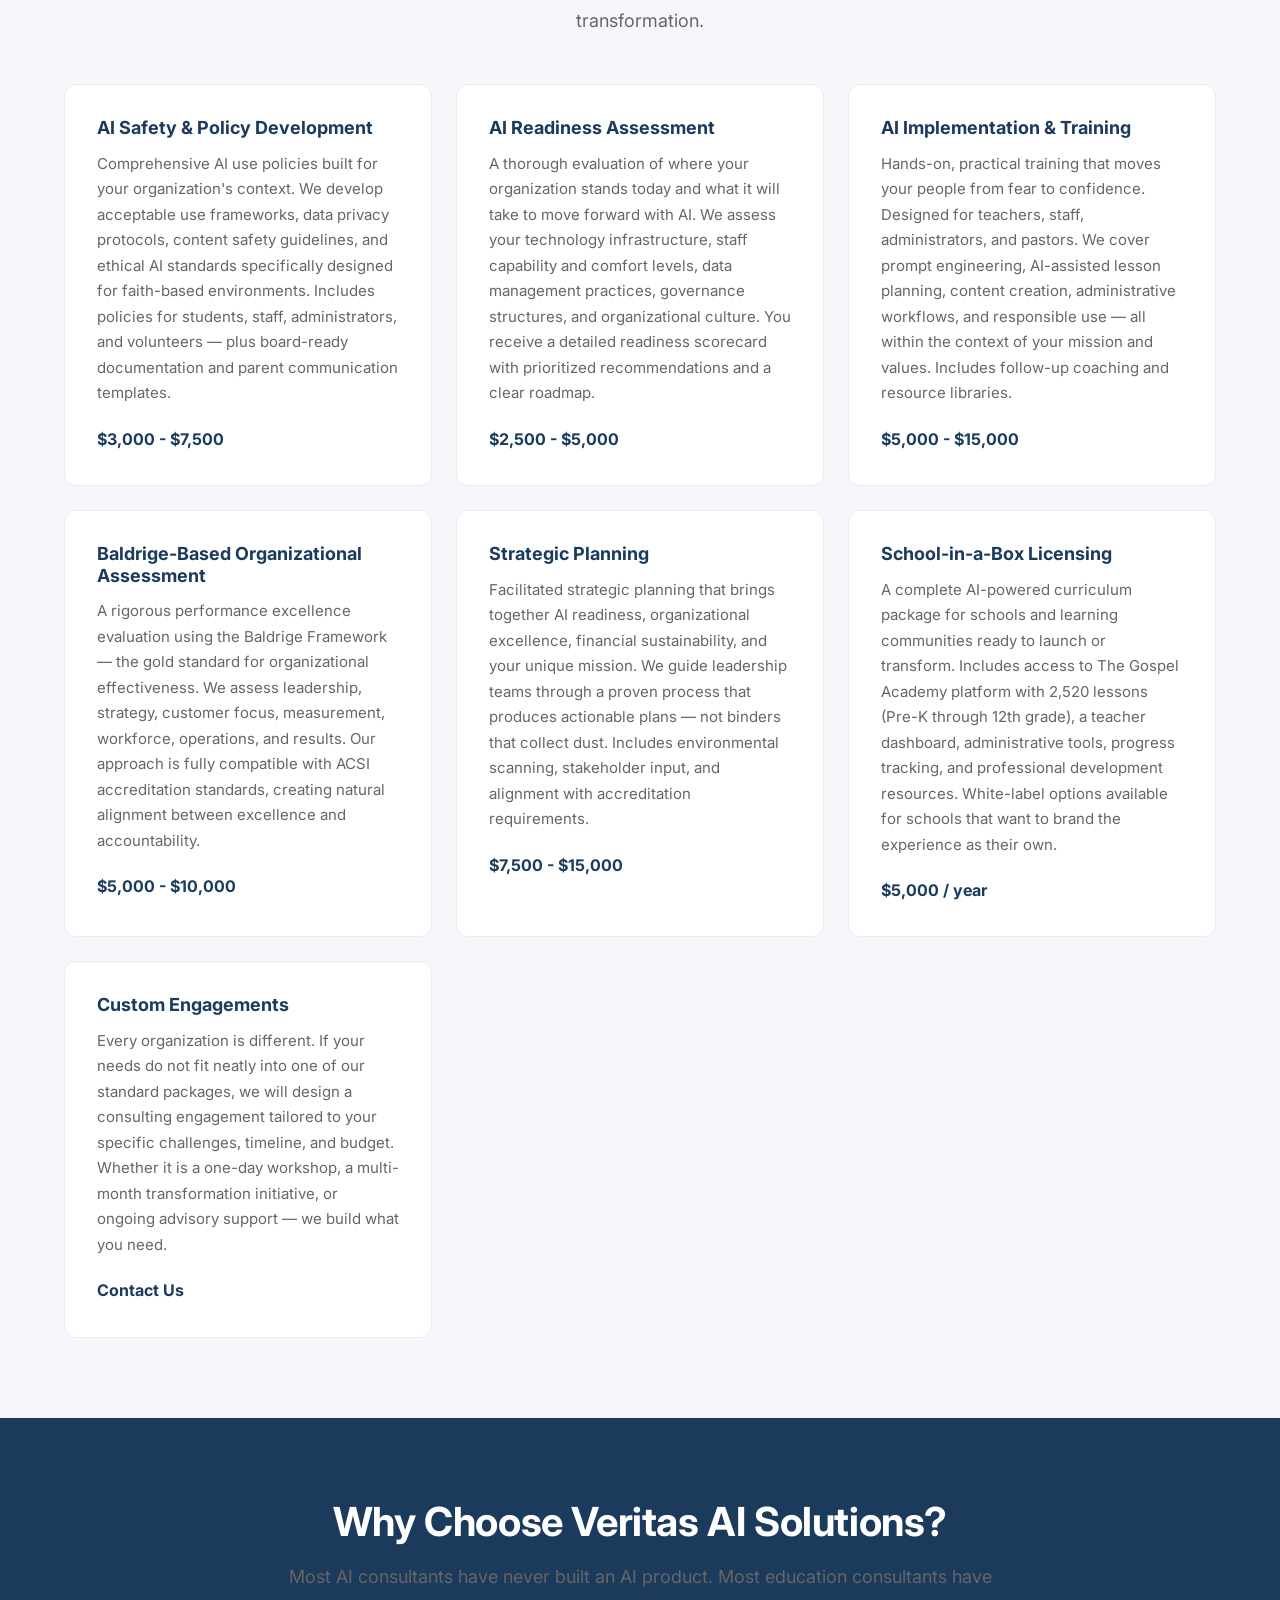
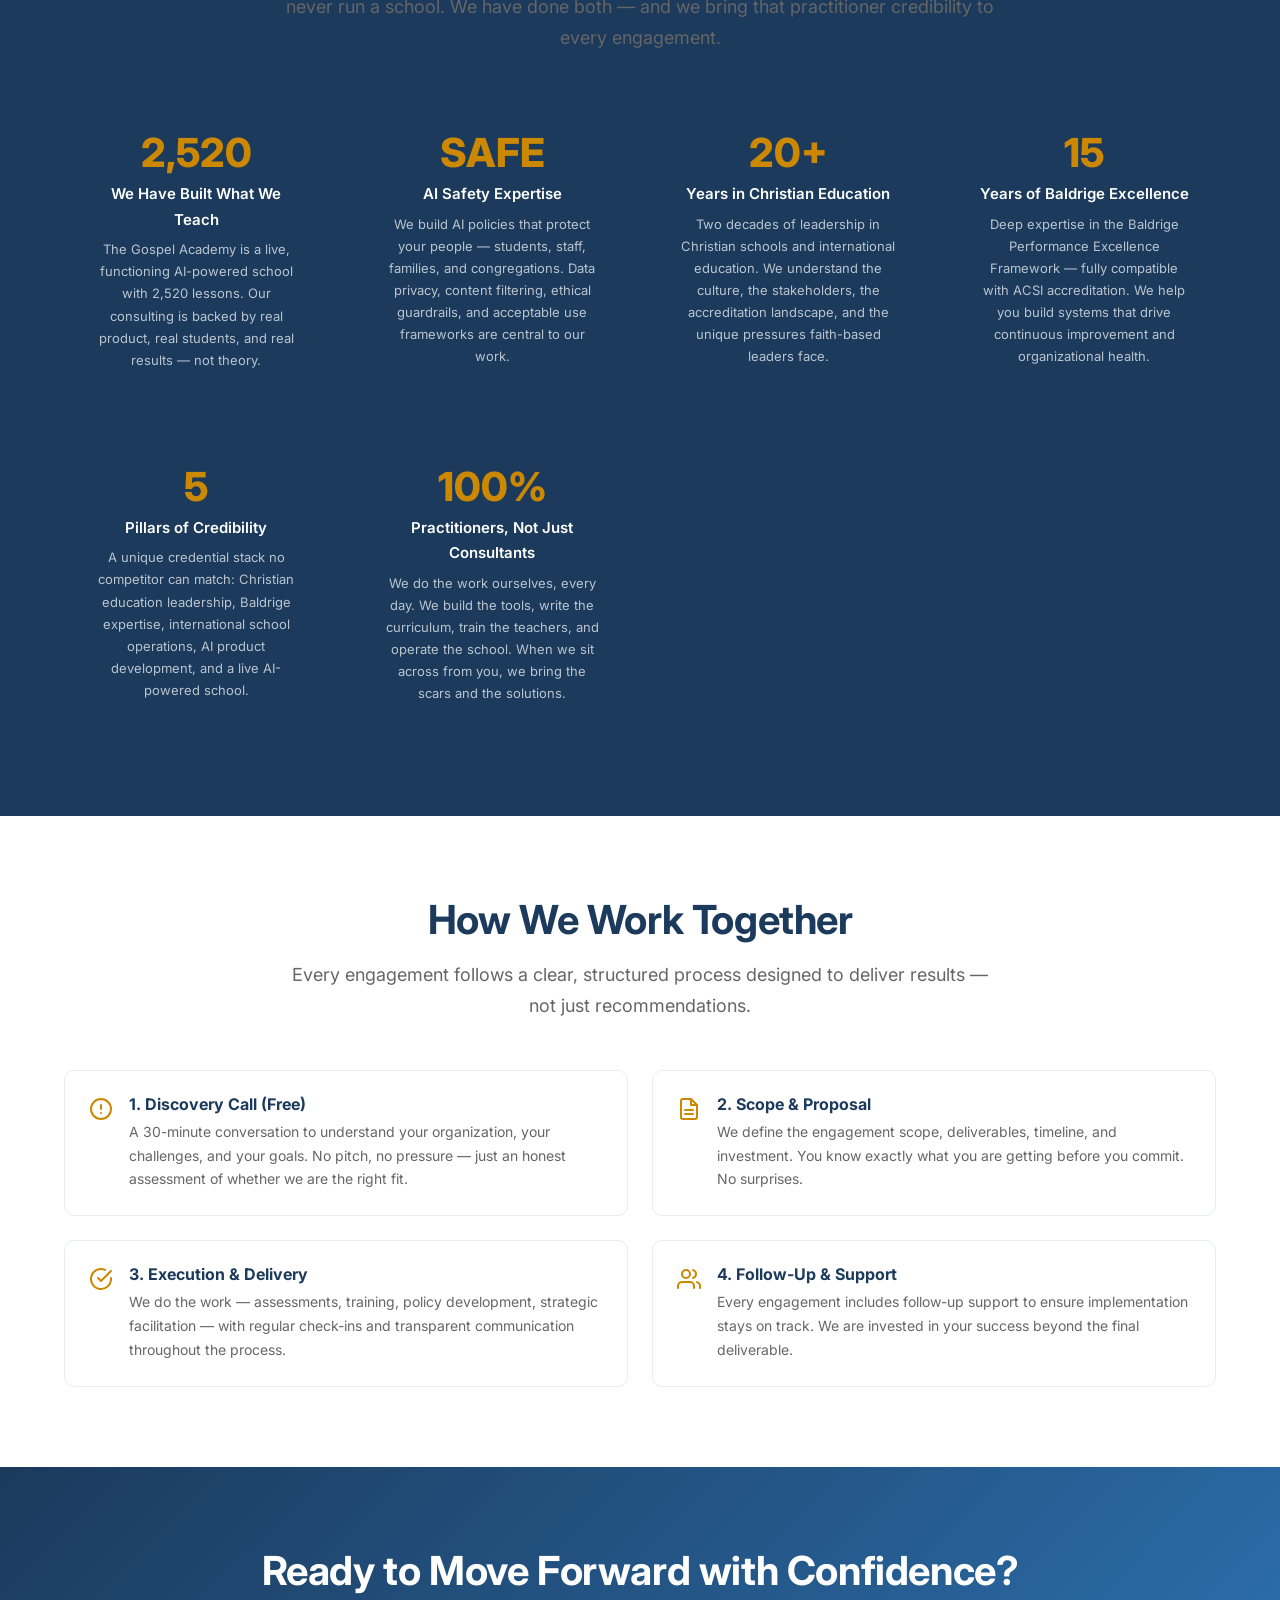
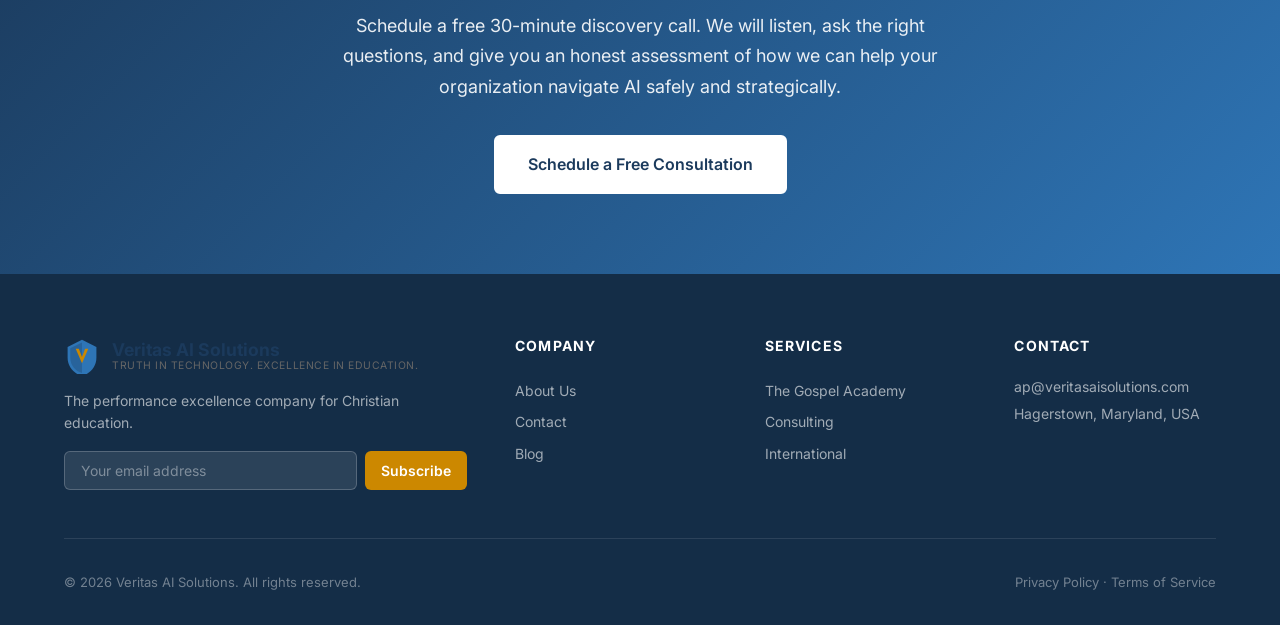
<file: pages/consulting.html>
<!DOCTYPE html>
<html lang="en">
<head>
  <meta charset="UTF-8">
  <meta name="viewport" content="width=device-width, initial-scale=1.0">
  <title>AI Safety, Implementation & Excellence Consulting | Veritas AI Solutions</title>
  <meta name="description" content="AI safety policies, implementation training, and Baldrige-based organizational excellence consulting for Christian schools, churches, nonprofits, and ministries. From practitioners who built an AI-powered school.">
  <link rel="preconnect" href="https://fonts.googleapis.com">
  <link rel="preconnect" href="https://fonts.gstatic.com" crossorigin>
  <link href="https://fonts.googleapis.com/css2?family=Inter:wght@400;500;600;700;800&display=swap" rel="stylesheet">
  <link rel="stylesheet" href="../css/styles.css">
  <script type="application/ld+json">
  {
    "@context": "https://schema.org",
    "@type": "Service",
    "name": "AI Safety, Implementation & Excellence Consulting",
    "provider": { "@type": "Organization", "name": "Veritas AI Solutions" },
    "description": "AI safety policies, implementation training, and Baldrige Performance Excellence consulting for Christian schools, churches, nonprofits, and faith-based organizations",
    "areaServed": "US"
  }
  </script>
  <!-- Google Analytics -->
  <script async src="https://www.googletagmanager.com/gtag/js?id=G-6GFSYTZWXH"></script>
  <script>
    window.dataLayer = window.dataLayer || [];
    function gtag(){dataLayer.push(arguments);}
    gtag('js', new Date());
    gtag('config', 'G-6GFSYTZWXH');
  </script>
</head>
<body>

  <!-- ==================== HEADER ==================== -->
  <header class="header">
    <div class="header-inner">
      <a href="../index.html" class="logo">
        <svg viewBox="0 0 40 40" fill="none"><path d="M20 2L4 10v12c0 9.33 6.83 18.06 16 20 9.17-1.94 16-10.67 16-20V10L20 2z" fill="#1B3A5C"/><path d="M20 5L7 11.5v10.5c0 7.83 5.55 15.16 13 16.8V5z" fill="#2E75B6" opacity="0.3"/><path d="M13 12l7 16 7-16h-3.5l-3.5 9-3.5-9H13z" fill="#CC8800"/><path d="M18.5 14h3v1.5h-3z" fill="#FFFFFF" opacity="0.6"/></svg>
        <span class="logo-text"><span class="company-name">Veritas AI Solutions</span><span class="tagline">Truth in Technology. Excellence in Education.</span></span>
      </a>
      <nav class="nav-desktop">
        <a href="../index.html">Home</a><a href="about.html">About</a>
        <div class="nav-dropdown">
          <a href="#">Services <svg class="dropdown-arrow" viewBox="0 0 12 12" fill="none"><path d="M3 5l3 3 3-3" stroke="currentColor" stroke-width="1.5" stroke-linecap="round" stroke-linejoin="round"/></svg></a>
          <div class="dropdown-menu"><a href="gospel-academy.html">The Gospel Academy</a><a href="consulting.html">Consulting</a><a href="international.html">International</a></div>
        </div>
        <div class="nav-dropdown">
          <a href="#">Resources <svg class="dropdown-arrow" viewBox="0 0 12 12" fill="none"><path d="M3 5l3 3 3-3" stroke="currentColor" stroke-width="1.5" stroke-linecap="round" stroke-linejoin="round"/></svg></a>
          <div class="dropdown-menu"><a href="#">Blog (Coming Soon)</a><a href="#">Free Tools (Coming Soon)</a></div>
        </div>
        <a href="contact.html">Contact</a>
      </nav>
      <div class="nav-cta"><a href="https://calendar.app.google/Qj5pimPUVVcYCBvQ8" target="_blank" class="btn btn-primary">Schedule a Consultation</a></div>
      <button class="mobile-toggle" aria-label="Toggle menu"><span></span><span></span><span></span></button>
    </div>
    <nav class="nav-mobile">
      <a href="../index.html">Home</a><a href="about.html">About</a>
      <a href="#" class="mobile-dropdown-toggle">Services</a>
      <div class="mobile-dropdown-items"><a href="gospel-academy.html">The Gospel Academy</a><a href="consulting.html">Consulting</a><a href="international.html">International</a></div>
      <a href="#" class="mobile-dropdown-toggle">Resources</a>
      <div class="mobile-dropdown-items"><a href="#">Blog (Coming Soon)</a><a href="#">Free Tools (Coming Soon)</a></div>
      <a href="contact.html">Contact</a>
      <a href="https://calendar.app.google/Qj5pimPUVVcYCBvQ8" target="_blank" class="btn btn-primary">Schedule a Consultation</a>
    </nav>
  </header>

  <!-- ==================== PAGE HERO ==================== -->
  <section class="page-hero">
    <div class="container">
      <h1>AI Safety, Implementation &amp; Organizational Excellence Consulting</h1>
      <p>Navigate AI adoption with confidence. Build policies that protect your people. Strengthen your mission through proven excellence frameworks — all from a team that has actually built an AI-powered school.</p>
      <div class="btn-group">
        <a href="https://calendar.app.google/Qj5pimPUVVcYCBvQ8" target="_blank" class="btn btn-primary">Schedule a Free Consultation</a>
      </div>
    </div>
  </section>

  <!-- ==================== INTRODUCTION ==================== -->
  <section class="section">
    <div class="container">
      <div class="section-header">
        <h2>AI Is Transforming Every Organization. Are You Ready?</h2>
        <p>The AI revolution is not coming — it is here. Christian schools, churches, nonprofits, and ministries face an urgent choice: adopt AI thoughtfully and safely, or watch as secular alternatives define the future for your community. The question is no longer whether to engage with AI. The question is how to do it wisely, ethically, and in a way that strengthens your mission rather than compromising it.</p>
      </div>
      <div class="section-header" style="margin-top: 2rem;">
        <p>Most consultants talk about AI in theory. We built a complete AI-powered school — The Gospel Academy — with 2,520 lessons across Pre-K through 12th grade. We know what works, what fails, and what keeps your students and staff safe. That experience is the foundation of every engagement we deliver.</p>
      </div>
    </div>
  </section>

  <!-- ==================== WHO WE SERVE ==================== -->
  <section class="section section-light">
    <div class="container">
      <div class="section-header">
        <h2>Who We Serve</h2>
        <p>Our consulting practice is built for faith-based and mission-driven organizations navigating the intersection of technology, excellence, and purpose.</p>
      </div>

      <div class="consulting-services-grid">
        <div class="consulting-card">
          <h3>Christian Schools (K-12)</h3>
          <p>Private Christian schools at every stage of AI adoption — from first conversations about policy to full-scale implementation. Whether you serve 50 students or 5,000, we meet you where you are.</p>
        </div>
        <div class="consulting-card">
          <h3>Private &amp; Independent Schools</h3>
          <p>Independent schools seeking rigorous AI frameworks and organizational excellence. Our Baldrige-based approach brings structure and accountability to your strategic goals.</p>
        </div>
        <div class="consulting-card">
          <h3>International Schools</h3>
          <p>Schools operating across borders and cultures face unique AI challenges — data sovereignty, multilingual considerations, and diverse regulatory environments. Our 20+ years in international education make us a natural fit.</p>
        </div>
        <div class="consulting-card">
          <h3>Churches &amp; Church Networks</h3>
          <p>Churches and denominational networks exploring AI for ministry operations, communications, discipleship, and administration. We help you adopt AI tools that serve your congregation without compromising trust.</p>
        </div>
        <div class="consulting-card">
          <h3>Christian Nonprofits &amp; Ministries</h3>
          <p>Mission-driven organizations that need AI policies, staff training, and implementation strategies aligned with their values. Stretch your impact further with tools you can trust.</p>
        </div>
        <div class="consulting-card">
          <h3>Homeschool Co-ops &amp; Micro-Schools</h3>
          <p>Small learning communities that need turnkey solutions without enterprise complexity. From curriculum packages to AI-powered learning platforms, we make excellence accessible at any scale.</p>
        </div>
      </div>
    </div>
  </section>

  <!-- ==================== OUR APPROACH ==================== -->
  <section class="section">
    <div class="container">
      <div class="section-header">
        <h2>Our Approach</h2>
        <p>We are not theorists handing you a whitepaper. We are practitioners who have done the work — built the platform, written the policies, trained the teachers, and measured the results. Our consulting is grounded in real-world execution.</p>
      </div>

      <div class="approach-grid">
        <div class="approach-item">
          <svg viewBox="0 0 24 24" fill="none" stroke="currentColor" stroke-width="2" stroke-linecap="round" stroke-linejoin="round">
            <polygon points="12 2 15.09 8.26 22 9.27 17 14.14 18.18 21.02 12 17.77 5.82 21.02 7 14.14 2 9.27 8.91 8.26 12 2"/>
          </svg>
          <div>
            <h4>15 Years of Baldrige Performance Excellence</h4>
            <p>Hands-on implementation of the Baldrige Framework across education organizations — not textbook theory, but the discipline of continuous improvement applied to real schools with real results.</p>
          </div>
        </div>
        <div class="approach-item">
          <svg viewBox="0 0 24 24" fill="none" stroke="currentColor" stroke-width="2" stroke-linecap="round" stroke-linejoin="round">
            <rect x="2" y="3" width="20" height="14" rx="2"/><line x1="8" y1="21" x2="16" y2="21"/><line x1="12" y1="17" x2="12" y2="21"/>
          </svg>
          <div>
            <h4>We Actually Built an AI-Powered School</h4>
            <p>The Gospel Academy is not a slide deck — it is a functioning AI-powered education platform with 2,520 lessons, adaptive learning, and a complete curriculum from Pre-K through 12th grade. When we advise you on AI implementation, we speak from direct experience.</p>
          </div>
        </div>
        <div class="approach-item">
          <svg viewBox="0 0 24 24" fill="none" stroke="currentColor" stroke-width="2" stroke-linecap="round" stroke-linejoin="round">
            <path d="M12 22s8-4 8-10V5l-8-3-8 3v7c0 6 8 10 8 10z"/>
          </svg>
          <div>
            <h4>AI Safety as a Core Focus</h4>
            <p>We do not just help you adopt AI — we help you adopt AI <strong>safely</strong>. Data privacy, content filtering, ethical guardrails, acceptable use policies, and staff protection are built into every engagement. Safe adoption is responsible adoption.</p>
          </div>
        </div>
        <div class="approach-item">
          <svg viewBox="0 0 24 24" fill="none" stroke="currentColor" stroke-width="2" stroke-linecap="round" stroke-linejoin="round">
            <path d="M4 19.5A2.5 2.5 0 0 1 6.5 17H20"/><path d="M6.5 2H20v20H6.5A2.5 2.5 0 0 1 4 19.5v-15A2.5 2.5 0 0 1 6.5 2z"/>
          </svg>
          <div>
            <h4>Christian Organizations from the Inside</h4>
            <p>With 20+ years of Christian education leadership — including founding and operating a school in Haiti — we understand the culture, values, and stakeholder dynamics of faith-based organizations. We speak your language because it is our language too.</p>
          </div>
        </div>
        <div class="approach-item">
          <svg viewBox="0 0 24 24" fill="none" stroke="currentColor" stroke-width="2" stroke-linecap="round" stroke-linejoin="round">
            <circle cx="12" cy="12" r="10"/><path d="M2 12h20"/><path d="M12 2a15.3 15.3 0 0 1 4 10 15.3 15.3 0 0 1-4 10 15.3 15.3 0 0 1-4-10 15.3 15.3 0 0 1 4-10z"/>
          </svg>
          <div>
            <h4>Systems Thinking</h4>
            <p>We address root causes, not symptoms. AI adoption does not happen in isolation — it touches governance, professional development, curriculum, operations, and culture. Our approach considers your entire organization as an interconnected system.</p>
          </div>
        </div>
      </div>
    </div>
  </section>

  <!-- ==================== SERVICES ==================== -->
  <section class="section section-light">
    <div class="container">
      <div class="section-header">
        <h2>Consulting Services</h2>
        <p>Tailored engagements for organizations at every stage of AI adoption and organizational excellence — from first policy conversations to full-scale transformation.</p>
      </div>

      <div class="consulting-services-grid">
        <div class="consulting-card">
          <h3>AI Safety &amp; Policy Development</h3>
          <p>Comprehensive AI use policies built for your organization's context. We develop acceptable use frameworks, data privacy protocols, content safety guidelines, and ethical AI standards specifically designed for faith-based environments. Includes policies for students, staff, administrators, and volunteers — plus board-ready documentation and parent communication templates.</p>
          <div class="consulting-price">$3,000 - $7,500</div>
        </div>
        <div class="consulting-card">
          <h3>AI Readiness Assessment</h3>
          <p>A thorough evaluation of where your organization stands today and what it will take to move forward with AI. We assess your technology infrastructure, staff capability and comfort levels, data management practices, governance structures, and organizational culture. You receive a detailed readiness scorecard with prioritized recommendations and a clear roadmap.</p>
          <div class="consulting-price">$2,500 - $5,000</div>
        </div>
        <div class="consulting-card">
          <h3>AI Implementation &amp; Training</h3>
          <p>Hands-on, practical training that moves your people from fear to confidence. Designed for teachers, staff, administrators, and pastors. We cover prompt engineering, AI-assisted lesson planning, content creation, administrative workflows, and responsible use — all within the context of your mission and values. Includes follow-up coaching and resource libraries.</p>
          <div class="consulting-price">$5,000 - $15,000</div>
        </div>
        <div class="consulting-card">
          <h3>Baldrige-Based Organizational Assessment</h3>
          <p>A rigorous performance excellence evaluation using the Baldrige Framework — the gold standard for organizational effectiveness. We assess leadership, strategy, customer focus, measurement, workforce, operations, and results. Our approach is fully compatible with ACSI accreditation standards, creating natural alignment between excellence and accountability.</p>
          <div class="consulting-price">$5,000 - $10,000</div>
        </div>
        <div class="consulting-card">
          <h3>Strategic Planning</h3>
          <p>Facilitated strategic planning that brings together AI readiness, organizational excellence, financial sustainability, and your unique mission. We guide leadership teams through a proven process that produces actionable plans — not binders that collect dust. Includes environmental scanning, stakeholder input, and alignment with accreditation requirements.</p>
          <div class="consulting-price">$7,500 - $15,000</div>
        </div>
        <div class="consulting-card">
          <h3>School-in-a-Box Licensing</h3>
          <p>A complete AI-powered curriculum package for schools and learning communities ready to launch or transform. Includes access to The Gospel Academy platform with 2,520 lessons (Pre-K through 12th grade), a teacher dashboard, administrative tools, progress tracking, and professional development resources. White-label options available for schools that want to brand the experience as their own.</p>
          <div class="consulting-price">$5,000 / year</div>
        </div>
        <div class="consulting-card">
          <h3>Custom Engagements</h3>
          <p>Every organization is different. If your needs do not fit neatly into one of our standard packages, we will design a consulting engagement tailored to your specific challenges, timeline, and budget. Whether it is a one-day workshop, a multi-month transformation initiative, or ongoing advisory support — we build what you need.</p>
          <div class="consulting-price">Contact Us</div>
        </div>
      </div>
    </div>
  </section>

  <!-- ==================== WHY CHOOSE US ==================== -->
  <section class="section section-navy">
    <div class="container">
      <div class="section-header">
        <h2>Why Choose Veritas AI Solutions?</h2>
        <p>Most AI consultants have never built an AI product. Most education consultants have never run a school. We have done both — and we bring that practitioner credibility to every engagement.</p>
      </div>
      <div class="cred-grid">
        <div class="cred-card">
          <div class="cred-number">2,520</div>
          <div class="cred-label">We Have Built What We Teach</div>
          <div class="cred-desc">The Gospel Academy is a live, functioning AI-powered school with 2,520 lessons. Our consulting is backed by real product, real students, and real results — not theory.</div>
        </div>
        <div class="cred-card">
          <div class="cred-number">SAFE</div>
          <div class="cred-label">AI Safety Expertise</div>
          <div class="cred-desc">We build AI policies that protect your people — students, staff, families, and congregations. Data privacy, content filtering, ethical guardrails, and acceptable use frameworks are central to our work.</div>
        </div>
        <div class="cred-card">
          <div class="cred-number">20+</div>
          <div class="cred-label">Years in Christian Education</div>
          <div class="cred-desc">Two decades of leadership in Christian schools and international education. We understand the culture, the stakeholders, the accreditation landscape, and the unique pressures faith-based leaders face.</div>
        </div>
        <div class="cred-card">
          <div class="cred-number">15</div>
          <div class="cred-label">Years of Baldrige Excellence</div>
          <div class="cred-desc">Deep expertise in the Baldrige Performance Excellence Framework — fully compatible with ACSI accreditation. We help you build systems that drive continuous improvement and organizational health.</div>
        </div>
        <div class="cred-card">
          <div class="cred-number">5</div>
          <div class="cred-label">Pillars of Credibility</div>
          <div class="cred-desc">A unique credential stack no competitor can match: Christian education leadership, Baldrige expertise, international school operations, AI product development, and a live AI-powered school.</div>
        </div>
        <div class="cred-card">
          <div class="cred-number">100%</div>
          <div class="cred-label">Practitioners, Not Just Consultants</div>
          <div class="cred-desc">We do the work ourselves, every day. We build the tools, write the curriculum, train the teachers, and operate the school. When we sit across from you, we bring the scars and the solutions.</div>
        </div>
      </div>
    </div>
  </section>

  <!-- ==================== PROCESS ==================== -->
  <section class="section">
    <div class="container">
      <div class="section-header">
        <h2>How We Work Together</h2>
        <p>Every engagement follows a clear, structured process designed to deliver results — not just recommendations.</p>
      </div>

      <div class="approach-grid">
        <div class="approach-item">
          <svg viewBox="0 0 24 24" fill="none" stroke="currentColor" stroke-width="2" stroke-linecap="round" stroke-linejoin="round">
            <circle cx="12" cy="12" r="10"/><line x1="12" y1="8" x2="12" y2="12"/><line x1="12" y1="16" x2="12.01" y2="16"/>
          </svg>
          <div>
            <h4>1. Discovery Call (Free)</h4>
            <p>A 30-minute conversation to understand your organization, your challenges, and your goals. No pitch, no pressure — just an honest assessment of whether we are the right fit.</p>
          </div>
        </div>
        <div class="approach-item">
          <svg viewBox="0 0 24 24" fill="none" stroke="currentColor" stroke-width="2" stroke-linecap="round" stroke-linejoin="round">
            <path d="M14 2H6a2 2 0 0 0-2 2v16a2 2 0 0 0 2 2h12a2 2 0 0 0 2-2V8z"/><polyline points="14 2 14 8 20 8"/><line x1="16" y1="13" x2="8" y2="13"/><line x1="16" y1="17" x2="8" y2="17"/>
          </svg>
          <div>
            <h4>2. Scope &amp; Proposal</h4>
            <p>We define the engagement scope, deliverables, timeline, and investment. You know exactly what you are getting before you commit. No surprises.</p>
          </div>
        </div>
        <div class="approach-item">
          <svg viewBox="0 0 24 24" fill="none" stroke="currentColor" stroke-width="2" stroke-linecap="round" stroke-linejoin="round">
            <path d="M22 11.08V12a10 10 0 1 1-5.93-9.14"/><polyline points="22 4 12 14.01 9 11.01"/>
          </svg>
          <div>
            <h4>3. Execution &amp; Delivery</h4>
            <p>We do the work — assessments, training, policy development, strategic facilitation — with regular check-ins and transparent communication throughout the process.</p>
          </div>
        </div>
        <div class="approach-item">
          <svg viewBox="0 0 24 24" fill="none" stroke="currentColor" stroke-width="2" stroke-linecap="round" stroke-linejoin="round">
            <path d="M17 21v-2a4 4 0 0 0-4-4H5a4 4 0 0 0-4 4v2"/><circle cx="9" cy="7" r="4"/><path d="M23 21v-2a4 4 0 0 0-3-3.87"/><path d="M16 3.13a4 4 0 0 1 0 7.75"/>
          </svg>
          <div>
            <h4>4. Follow-Up &amp; Support</h4>
            <p>Every engagement includes follow-up support to ensure implementation stays on track. We are invested in your success beyond the final deliverable.</p>
          </div>
        </div>
      </div>
    </div>
  </section>

  <!-- ==================== CTA ==================== -->
  <section class="cta-section">
    <div class="container">
      <h2>Ready to Move Forward with Confidence?</h2>
      <p>Schedule a free 30-minute discovery call. We will listen, ask the right questions, and give you an honest assessment of how we can help your organization navigate AI safely and strategically.</p>
      <div class="btn-group centered">
        <a href="https://calendar.app.google/Qj5pimPUVVcYCBvQ8" target="_blank" class="btn btn-white">Schedule a Free Consultation</a>
      </div>
    </div>
  </section>

  <!-- ==================== FOOTER ==================== -->
  <footer class="footer">
    <div class="container">
      <div class="footer-grid">
        <div class="footer-brand">
          <a href="../index.html" class="logo">
            <svg viewBox="0 0 40 40" fill="none"><path d="M20 2L4 10v12c0 9.33 6.83 18.06 16 20 9.17-1.94 16-10.67 16-20V10L20 2z" fill="#2E75B6"/><path d="M20 5L7 11.5v10.5c0 7.83 5.55 15.16 13 16.8V5z" fill="#1B3A5C" opacity="0.3"/><path d="M13 12l7 16 7-16h-3.5l-3.5 9-3.5-9H13z" fill="#CC8800"/></svg>
            <span class="logo-text"><span class="company-name">Veritas AI Solutions</span><span class="tagline">Truth in Technology. Excellence in Education.</span></span>
          </a>
          <p>The performance excellence company for Christian education.</p>
          <form class="newsletter-form" action="#" method="POST"><input type="email" placeholder="Your email address" required><button type="submit">Subscribe</button></form>
        </div>
        <div><h4>Company</h4><div class="footer-links"><a href="about.html">About Us</a><a href="contact.html">Contact</a><a href="#">Blog</a></div></div>
        <div><h4>Services</h4><div class="footer-links"><a href="gospel-academy.html">The Gospel Academy</a><a href="consulting.html">Consulting</a><a href="international.html">International</a></div></div>
        <div class="footer-contact"><h4>Contact</h4><p><a href="mailto:ap@veritasaisolutions.com">ap@veritasaisolutions.com</a></p><p>Hagerstown, Maryland, USA</p></div>
      </div>
      <div class="footer-bottom"><span>&copy; 2026 Veritas AI Solutions. All rights reserved.</span><span><a href="#">Privacy Policy</a> &middot; <a href="#">Terms of Service</a></span></div>
    </div>
  </footer>
  <script src="../js/main.js"></script>
</body>
</html>
</file>
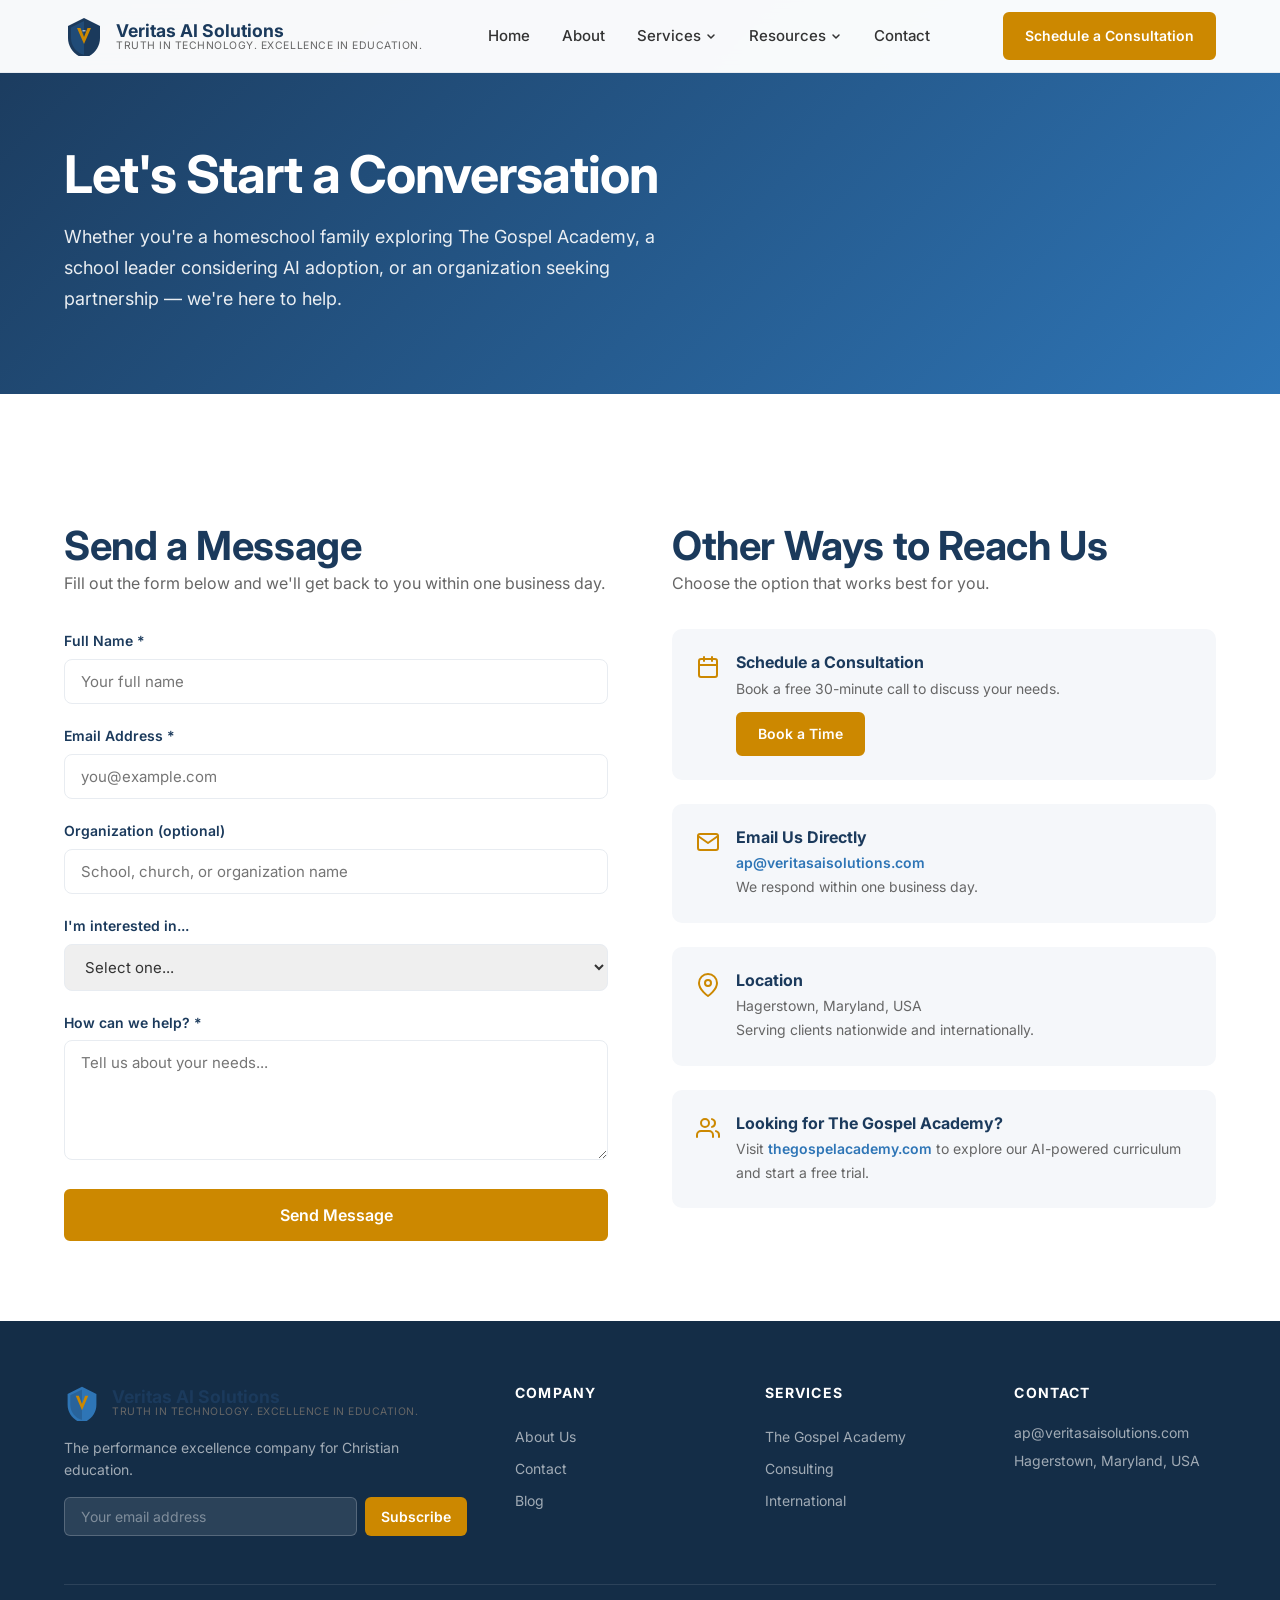
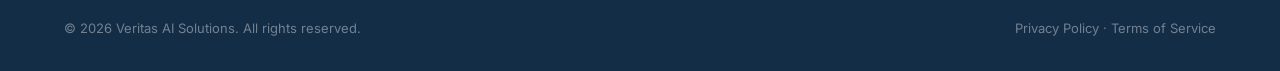
<file: pages/contact.html>
<!DOCTYPE html>
<html lang="en">
<head>
  <meta charset="UTF-8">
  <meta name="viewport" content="width=device-width, initial-scale=1.0">
  <title>Contact Us | Veritas AI Solutions</title>
  <meta name="description" content="Schedule a consultation, send a message, or reach out directly. We're here to help Christian schools and families thrive in the AI era.">
  <link rel="preconnect" href="https://fonts.googleapis.com">
  <link rel="preconnect" href="https://fonts.gstatic.com" crossorigin>
  <link href="https://fonts.googleapis.com/css2?family=Inter:wght@400;500;600;700;800&display=swap" rel="stylesheet">
  <link rel="stylesheet" href="../css/styles.css">
  <!-- Google Analytics -->
  <script async src="https://www.googletagmanager.com/gtag/js?id=G-6GFSYTZWXH"></script>
  <script>
    window.dataLayer = window.dataLayer || [];
    function gtag(){dataLayer.push(arguments);}
    gtag('js', new Date());
    gtag('config', 'G-6GFSYTZWXH');
  </script>
</head>
<body>

  <!-- ==================== HEADER ==================== -->
  <header class="header">
    <div class="header-inner">
      <a href="../index.html" class="logo">
        <svg viewBox="0 0 40 40" fill="none"><path d="M20 2L4 10v12c0 9.33 6.83 18.06 16 20 9.17-1.94 16-10.67 16-20V10L20 2z" fill="#1B3A5C"/><path d="M20 5L7 11.5v10.5c0 7.83 5.55 15.16 13 16.8V5z" fill="#2E75B6" opacity="0.3"/><path d="M13 12l7 16 7-16h-3.5l-3.5 9-3.5-9H13z" fill="#CC8800"/><path d="M18.5 14h3v1.5h-3z" fill="#FFFFFF" opacity="0.6"/></svg>
        <span class="logo-text"><span class="company-name">Veritas AI Solutions</span><span class="tagline">Truth in Technology. Excellence in Education.</span></span>
      </a>
      <nav class="nav-desktop">
        <a href="../index.html">Home</a><a href="about.html">About</a>
        <div class="nav-dropdown">
          <a href="#">Services <svg class="dropdown-arrow" viewBox="0 0 12 12" fill="none"><path d="M3 5l3 3 3-3" stroke="currentColor" stroke-width="1.5" stroke-linecap="round" stroke-linejoin="round"/></svg></a>
          <div class="dropdown-menu"><a href="gospel-academy.html">The Gospel Academy</a><a href="consulting.html">Consulting</a><a href="international.html">International</a></div>
        </div>
        <div class="nav-dropdown">
          <a href="#">Resources <svg class="dropdown-arrow" viewBox="0 0 12 12" fill="none"><path d="M3 5l3 3 3-3" stroke="currentColor" stroke-width="1.5" stroke-linecap="round" stroke-linejoin="round"/></svg></a>
          <div class="dropdown-menu"><a href="#">Blog (Coming Soon)</a><a href="#">Free Tools (Coming Soon)</a></div>
        </div>
        <a href="contact.html">Contact</a>
      </nav>
      <div class="nav-cta"><a href="https://calendar.app.google/Qj5pimPUVVcYCBvQ8" target="_blank" class="btn btn-primary">Schedule a Consultation</a></div>
      <button class="mobile-toggle" aria-label="Toggle menu"><span></span><span></span><span></span></button>
    </div>
    <nav class="nav-mobile">
      <a href="../index.html">Home</a><a href="about.html">About</a>
      <a href="#" class="mobile-dropdown-toggle">Services</a>
      <div class="mobile-dropdown-items"><a href="gospel-academy.html">The Gospel Academy</a><a href="consulting.html">Consulting</a><a href="international.html">International</a></div>
      <a href="#" class="mobile-dropdown-toggle">Resources</a>
      <div class="mobile-dropdown-items"><a href="#">Blog (Coming Soon)</a><a href="#">Free Tools (Coming Soon)</a></div>
      <a href="contact.html">Contact</a>
      <a href="https://calendar.app.google/Qj5pimPUVVcYCBvQ8" target="_blank" class="btn btn-primary">Schedule a Consultation</a>
    </nav>
  </header>

  <!-- ==================== PAGE HERO ==================== -->
  <section class="page-hero">
    <div class="container">
      <h1>Let's Start a Conversation</h1>
      <p>Whether you're a homeschool family exploring The Gospel Academy, a school leader considering AI adoption, or an organization seeking partnership — we're here to help.</p>
    </div>
  </section>

  <!-- ==================== CONTACT CONTENT ==================== -->
  <section class="section">
    <div class="container">
      <div class="contact-grid">

        <!-- Contact Form -->
        <div class="contact-form">
          <h2>Send a Message</h2>
          <p style="color: var(--medium-gray); margin-bottom: 2rem;">Fill out the form below and we'll get back to you within one business day.</p>

          <form action="#" method="POST">
            <label for="name">Full Name *</label>
            <input type="text" id="name" name="name" required placeholder="Your full name">

            <label for="email">Email Address *</label>
            <input type="email" id="email" name="email" required placeholder="you@example.com">

            <label for="org">Organization (optional)</label>
            <input type="text" id="org" name="organization" placeholder="School, church, or organization name">

            <label for="interest">I'm interested in...</label>
            <select id="interest" name="interest">
              <option value="">Select one...</option>
              <option value="tga">The Gospel Academy (for my family)</option>
              <option value="consulting">Consulting for my school</option>
              <option value="school-in-a-box">School-in-a-Box licensing</option>
              <option value="international">International partnership</option>
              <option value="other">Something else</option>
            </select>

            <label for="message">How can we help? *</label>
            <textarea id="message" name="message" required placeholder="Tell us about your needs..."></textarea>

            <button type="submit" class="btn btn-primary" style="width: 100%;">Send Message</button>
          </form>
        </div>

        <!-- Contact Info -->
        <div>
          <h2>Other Ways to Reach Us</h2>
          <p style="color: var(--medium-gray); margin-bottom: 2rem;">Choose the option that works best for you.</p>

          <div class="contact-info-cards">
            <!-- Schedule -->
            <div class="contact-info-card">
              <svg viewBox="0 0 24 24" fill="none" stroke="currentColor" stroke-width="2" stroke-linecap="round" stroke-linejoin="round">
                <rect x="3" y="4" width="18" height="18" rx="2" ry="2"/><line x1="16" y1="2" x2="16" y2="6"/><line x1="8" y1="2" x2="8" y2="6"/><line x1="3" y1="10" x2="21" y2="10"/>
              </svg>
              <div>
                <h4>Schedule a Consultation</h4>
                <p>Book a free 30-minute call to discuss your needs.</p>
                <a href="https://calendar.app.google/Qj5pimPUVVcYCBvQ8" target="_blank" class="btn btn-primary" style="margin-top: 0.75rem; padding: 0.5rem 1.25rem; font-size: 0.875rem;">Book a Time</a>
              </div>
            </div>

            <!-- Email -->
            <div class="contact-info-card">
              <svg viewBox="0 0 24 24" fill="none" stroke="currentColor" stroke-width="2" stroke-linecap="round" stroke-linejoin="round">
                <path d="M4 4h16c1.1 0 2 .9 2 2v12c0 1.1-.9 2-2 2H4c-1.1 0-2-.9-2-2V6c0-1.1.9-2 2-2z"/><polyline points="22,6 12,13 2,6"/>
              </svg>
              <div>
                <h4>Email Us Directly</h4>
                <p><a href="mailto:ap@veritasaisolutions.com" style="color: var(--blue); font-weight: 600;">ap@veritasaisolutions.com</a></p>
                <p>We respond within one business day.</p>
              </div>
            </div>

            <!-- Location -->
            <div class="contact-info-card">
              <svg viewBox="0 0 24 24" fill="none" stroke="currentColor" stroke-width="2" stroke-linecap="round" stroke-linejoin="round">
                <path d="M21 10c0 7-9 13-9 13s-9-6-9-13a9 9 0 0 1 18 0z"/><circle cx="12" cy="10" r="3"/>
              </svg>
              <div>
                <h4>Location</h4>
                <p>Hagerstown, Maryland, USA</p>
                <p>Serving clients nationwide and internationally.</p>
              </div>
            </div>

            <!-- For Families -->
            <div class="contact-info-card">
              <svg viewBox="0 0 24 24" fill="none" stroke="currentColor" stroke-width="2" stroke-linecap="round" stroke-linejoin="round">
                <path d="M17 21v-2a4 4 0 0 0-4-4H5a4 4 0 0 0-4 4v2"/><circle cx="9" cy="7" r="4"/><path d="M23 21v-2a4 4 0 0 0-3-3.87"/><path d="M16 3.13a4 4 0 0 1 0 7.75"/>
              </svg>
              <div>
                <h4>Looking for The Gospel Academy?</h4>
                <p>Visit <a href="https://thegospelacademy.com" target="_blank" style="color: var(--blue); font-weight: 600;">thegospelacademy.com</a> to explore our AI-powered curriculum and start a free trial.</p>
              </div>
            </div>
          </div>
        </div>
      </div>
    </div>
  </section>

  <!-- ==================== FOOTER ==================== -->
  <footer class="footer">
    <div class="container">
      <div class="footer-grid">
        <div class="footer-brand">
          <a href="../index.html" class="logo">
            <svg viewBox="0 0 40 40" fill="none"><path d="M20 2L4 10v12c0 9.33 6.83 18.06 16 20 9.17-1.94 16-10.67 16-20V10L20 2z" fill="#2E75B6"/><path d="M20 5L7 11.5v10.5c0 7.83 5.55 15.16 13 16.8V5z" fill="#1B3A5C" opacity="0.3"/><path d="M13 12l7 16 7-16h-3.5l-3.5 9-3.5-9H13z" fill="#CC8800"/></svg>
            <span class="logo-text"><span class="company-name">Veritas AI Solutions</span><span class="tagline">Truth in Technology. Excellence in Education.</span></span>
          </a>
          <p>The performance excellence company for Christian education.</p>
          <form class="newsletter-form" action="#" method="POST"><input type="email" placeholder="Your email address" required><button type="submit">Subscribe</button></form>
        </div>
        <div><h4>Company</h4><div class="footer-links"><a href="about.html">About Us</a><a href="contact.html">Contact</a><a href="#">Blog</a></div></div>
        <div><h4>Services</h4><div class="footer-links"><a href="gospel-academy.html">The Gospel Academy</a><a href="consulting.html">Consulting</a><a href="international.html">International</a></div></div>
        <div class="footer-contact"><h4>Contact</h4><p><a href="mailto:ap@veritasaisolutions.com">ap@veritasaisolutions.com</a></p><p>Hagerstown, Maryland, USA</p></div>
      </div>
      <div class="footer-bottom"><span>&copy; 2026 Veritas AI Solutions. All rights reserved.</span><span><a href="#">Privacy Policy</a> &middot; <a href="#">Terms of Service</a></span></div>
    </div>
  </footer>
  <script src="../js/main.js"></script>
</body>
</html>
</file>
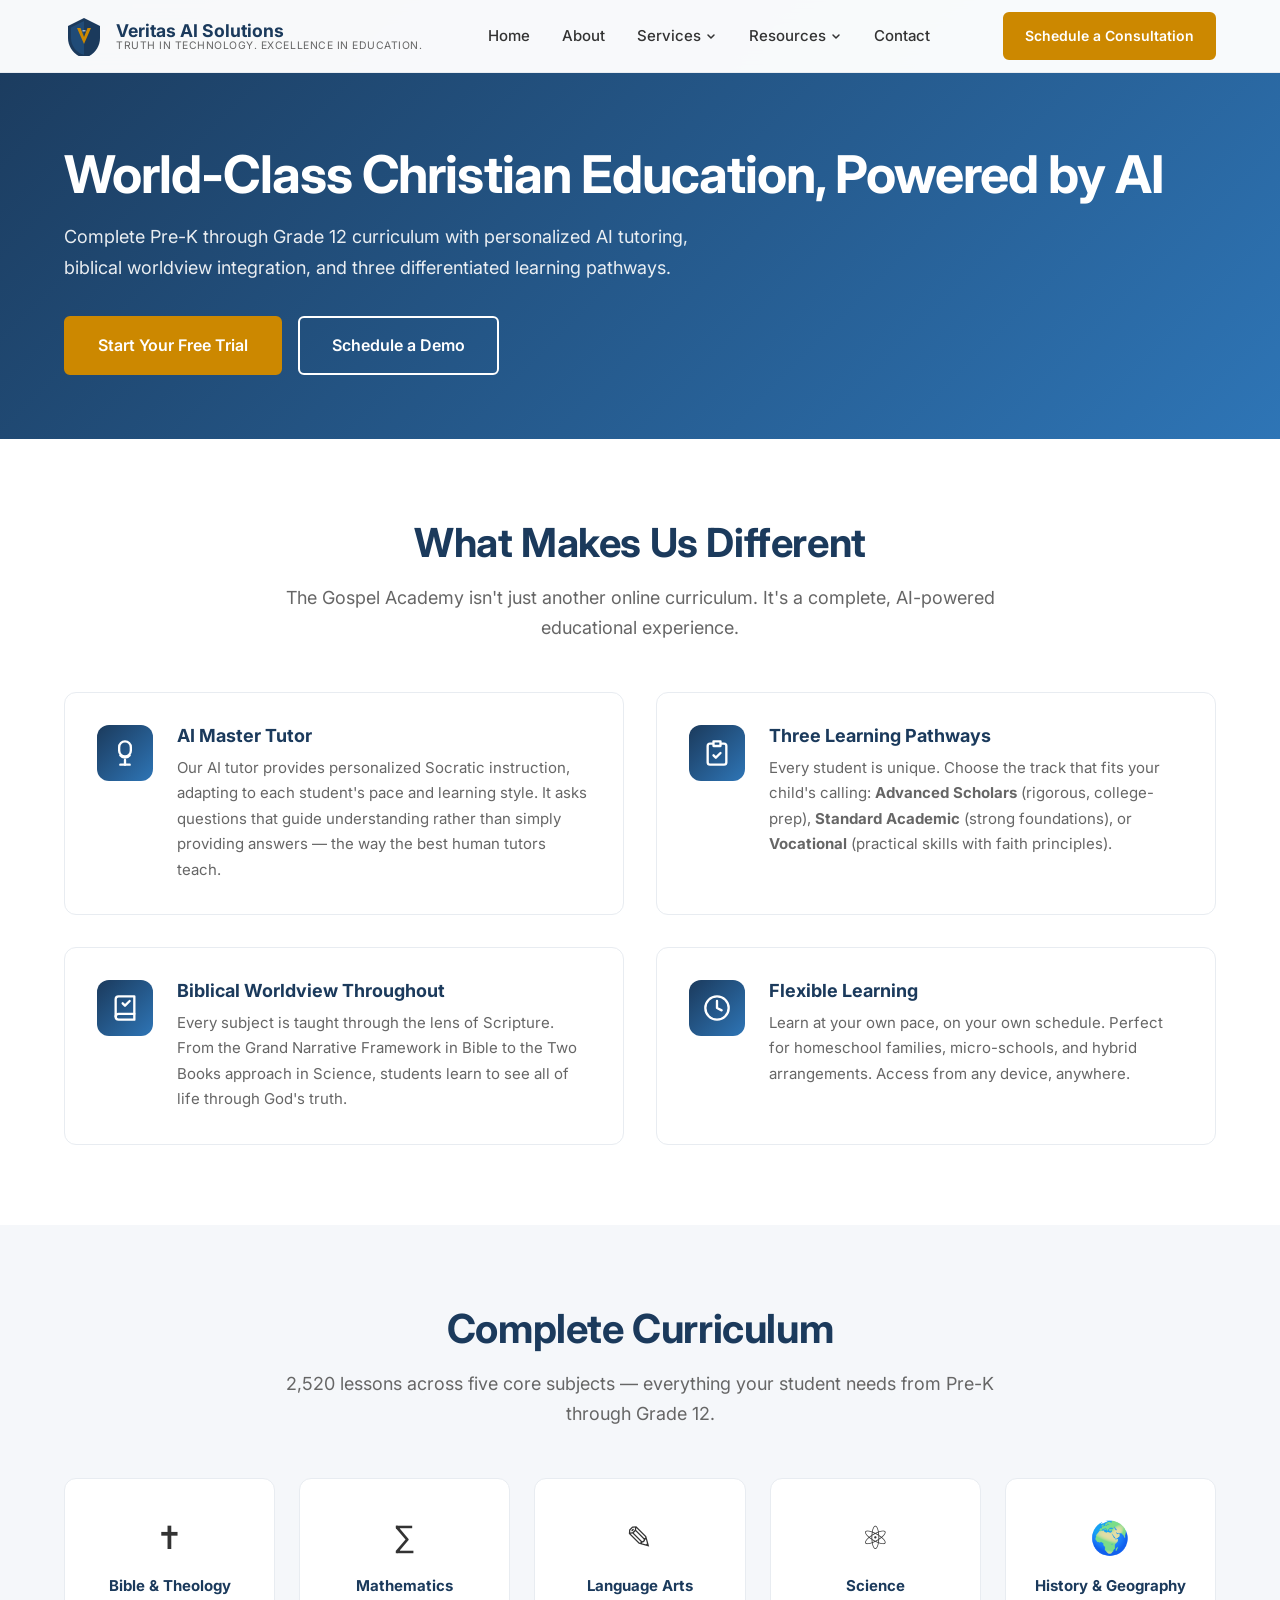
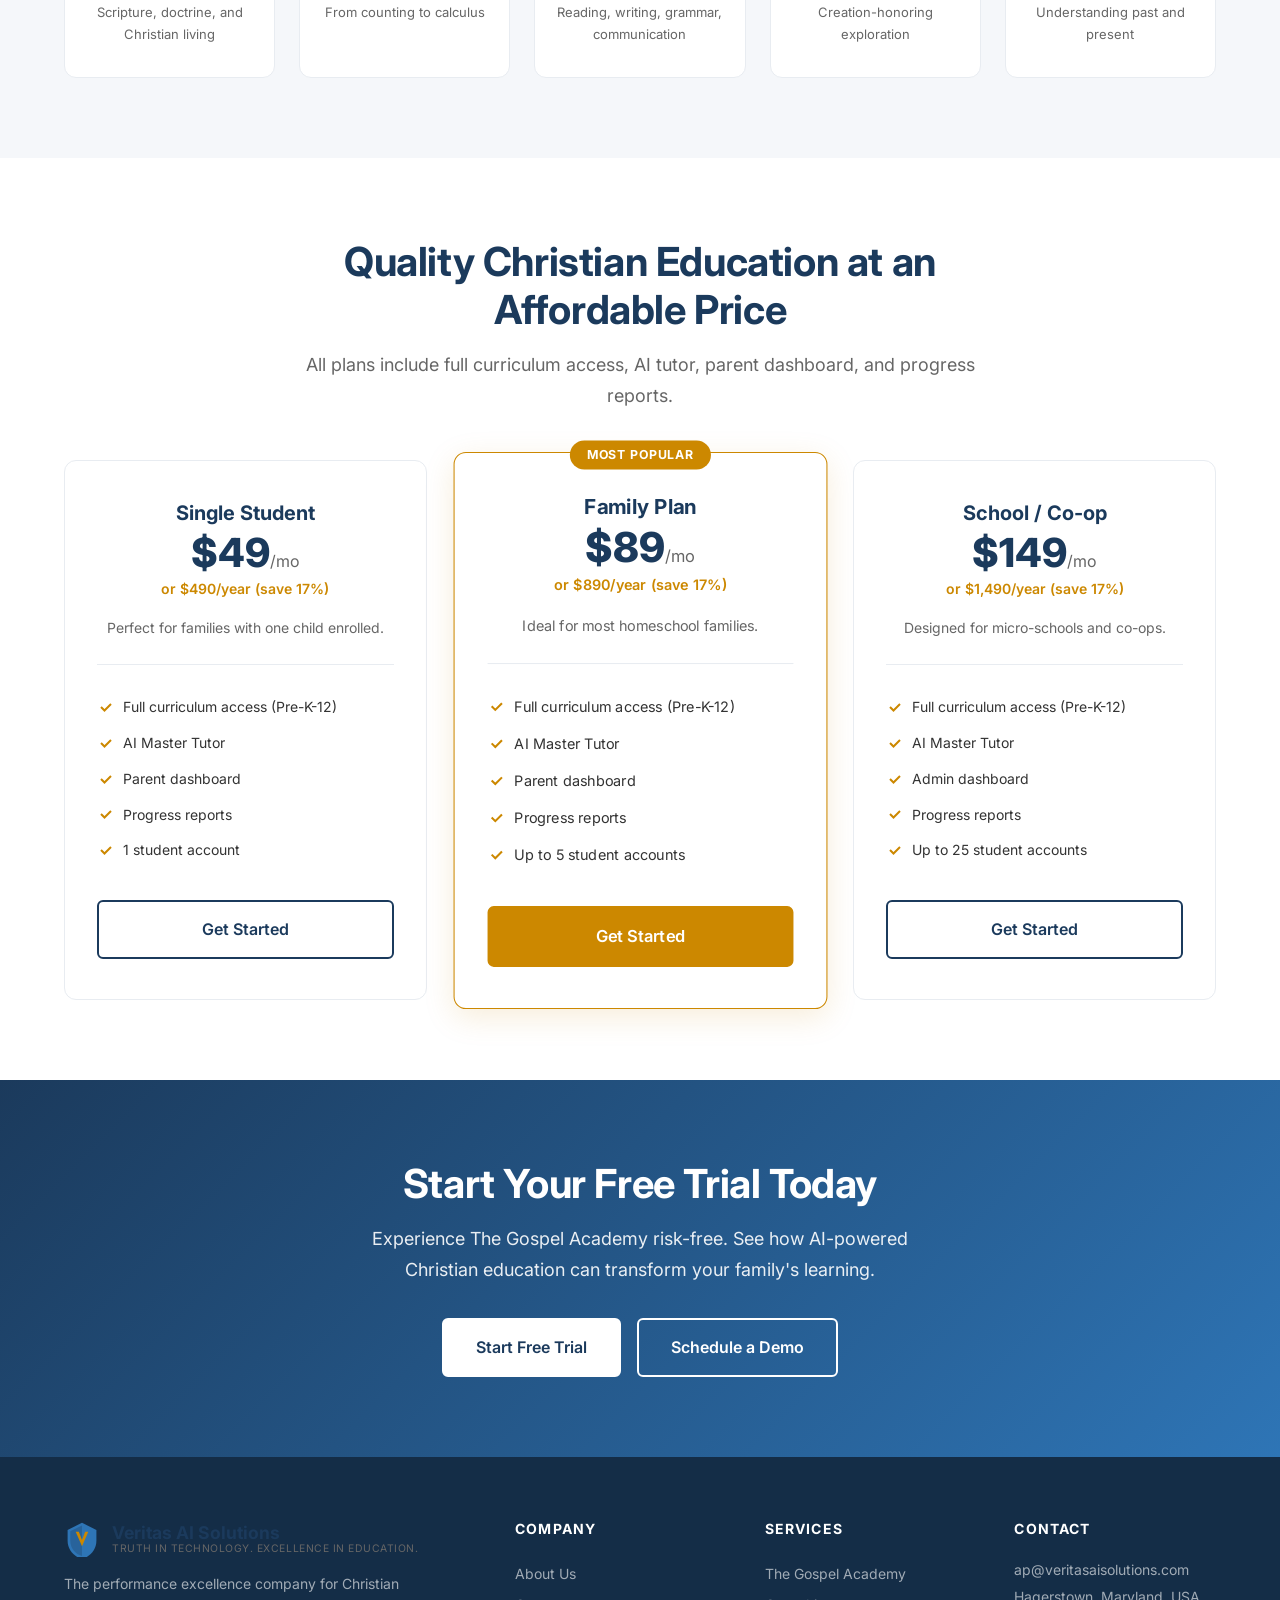
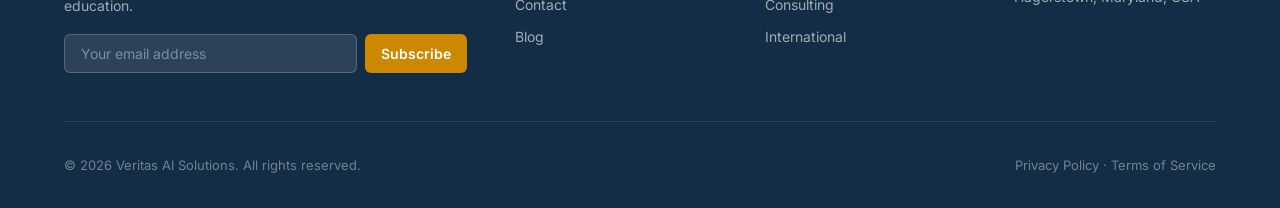
<file: pages/gospel-academy.html>
<!DOCTYPE html>
<html lang="en">
<head>
  <meta charset="UTF-8">
  <meta name="viewport" content="width=device-width, initial-scale=1.0">
  <title>The Gospel Academy | AI-Powered Christian Education | Veritas AI Solutions</title>
  <meta name="description" content="Complete Pre-K to Grade 12 Christian curriculum with AI tutoring, three learning pathways, and biblical worldview integration. Starting at $49/month.">
  <link rel="preconnect" href="https://fonts.googleapis.com">
  <link rel="preconnect" href="https://fonts.gstatic.com" crossorigin>
  <link href="https://fonts.googleapis.com/css2?family=Inter:wght@400;500;600;700;800&display=swap" rel="stylesheet">
  <link rel="stylesheet" href="../css/styles.css">
  <script type="application/ld+json">
  {
    "@context": "https://schema.org",
    "@type": "Course",
    "name": "The Gospel Academy",
    "description": "AI-powered Christian education platform serving Pre-K through Grade 12",
    "provider": { "@type": "Organization", "name": "Veritas AI Solutions" },
    "offers": [
      { "@type": "Offer", "price": "49", "priceCurrency": "USD", "name": "Single Student" },
      { "@type": "Offer", "price": "89", "priceCurrency": "USD", "name": "Family Plan" },
      { "@type": "Offer", "price": "149", "priceCurrency": "USD", "name": "School/Co-op" }
    ]
  }
  </script>
  <!-- Google Analytics -->
  <script async src="https://www.googletagmanager.com/gtag/js?id=G-6GFSYTZWXH"></script>
  <script>
    window.dataLayer = window.dataLayer || [];
    function gtag(){dataLayer.push(arguments);}
    gtag('js', new Date());
    gtag('config', 'G-6GFSYTZWXH');
  </script>
</head>
<body>

  <!-- ==================== HEADER ==================== -->
  <header class="header">
    <div class="header-inner">
      <a href="../index.html" class="logo">
        <svg viewBox="0 0 40 40" fill="none" xmlns="http://www.w3.org/2000/svg"><path d="M20 2L4 10v12c0 9.33 6.83 18.06 16 20 9.17-1.94 16-10.67 16-20V10L20 2z" fill="#1B3A5C"/><path d="M20 5L7 11.5v10.5c0 7.83 5.55 15.16 13 16.8V5z" fill="#2E75B6" opacity="0.3"/><path d="M13 12l7 16 7-16h-3.5l-3.5 9-3.5-9H13z" fill="#CC8800"/><path d="M18.5 14h3v1.5h-3z" fill="#FFFFFF" opacity="0.6"/></svg>
        <span class="logo-text"><span class="company-name">Veritas AI Solutions</span><span class="tagline">Truth in Technology. Excellence in Education.</span></span>
      </a>
      <nav class="nav-desktop">
        <a href="../index.html">Home</a>
        <a href="about.html">About</a>
        <div class="nav-dropdown">
          <a href="#">Services <svg class="dropdown-arrow" viewBox="0 0 12 12" fill="none"><path d="M3 5l3 3 3-3" stroke="currentColor" stroke-width="1.5" stroke-linecap="round" stroke-linejoin="round"/></svg></a>
          <div class="dropdown-menu"><a href="gospel-academy.html">The Gospel Academy</a><a href="consulting.html">Consulting</a><a href="international.html">International</a></div>
        </div>
        <div class="nav-dropdown">
          <a href="#">Resources <svg class="dropdown-arrow" viewBox="0 0 12 12" fill="none"><path d="M3 5l3 3 3-3" stroke="currentColor" stroke-width="1.5" stroke-linecap="round" stroke-linejoin="round"/></svg></a>
          <div class="dropdown-menu"><a href="#">Blog (Coming Soon)</a><a href="#">Free Tools (Coming Soon)</a></div>
        </div>
        <a href="contact.html">Contact</a>
      </nav>
      <div class="nav-cta"><a href="https://calendar.app.google/Qj5pimPUVVcYCBvQ8" target="_blank" class="btn btn-primary">Schedule a Consultation</a></div>
      <button class="mobile-toggle" aria-label="Toggle menu"><span></span><span></span><span></span></button>
    </div>
    <nav class="nav-mobile">
      <a href="../index.html">Home</a><a href="about.html">About</a>
      <a href="#" class="mobile-dropdown-toggle">Services</a>
      <div class="mobile-dropdown-items"><a href="gospel-academy.html">The Gospel Academy</a><a href="consulting.html">Consulting</a><a href="international.html">International</a></div>
      <a href="#" class="mobile-dropdown-toggle">Resources</a>
      <div class="mobile-dropdown-items"><a href="#">Blog (Coming Soon)</a><a href="#">Free Tools (Coming Soon)</a></div>
      <a href="contact.html">Contact</a>
      <a href="https://calendar.app.google/Qj5pimPUVVcYCBvQ8" target="_blank" class="btn btn-primary">Schedule a Consultation</a>
    </nav>
  </header>

  <!-- ==================== PAGE HERO ==================== -->
  <section class="page-hero">
    <div class="container">
      <h1>World-Class Christian Education, Powered by AI</h1>
      <p>Complete Pre-K through Grade 12 curriculum with personalized AI tutoring, biblical worldview integration, and three differentiated learning pathways.</p>
      <div class="btn-group">
        <a href="https://thegospelacademy.com" class="btn btn-primary" target="_blank">Start Your Free Trial</a>
        <a href="contact.html" class="btn btn-outline-white">Schedule a Demo</a>
      </div>
    </div>
  </section>

  <!-- ==================== FEATURES ==================== -->
  <section class="section">
    <div class="container">
      <div class="section-header">
        <h2>What Makes Us Different</h2>
        <p>The Gospel Academy isn't just another online curriculum. It's a complete, AI-powered educational experience.</p>
      </div>

      <div class="features-grid">
        <div class="feature-card">
          <div class="feature-icon">
            <svg viewBox="0 0 24 24" fill="none" stroke="currentColor" stroke-width="2" stroke-linecap="round" stroke-linejoin="round">
              <path d="M12 2a5 5 0 0 1 5 5v3a5 5 0 0 1-10 0V7a5 5 0 0 1 5-5z"/>
              <path d="M8 14s1.5 2 4 2 4-2 4-2"/>
              <path d="M12 18v4"/>
              <path d="M8 22h8"/>
            </svg>
          </div>
          <div>
            <h3>AI Master Tutor</h3>
            <p>Our AI tutor provides personalized Socratic instruction, adapting to each student's pace and learning style. It asks questions that guide understanding rather than simply providing answers — the way the best human tutors teach.</p>
          </div>
        </div>

        <div class="feature-card">
          <div class="feature-icon">
            <svg viewBox="0 0 24 24" fill="none" stroke="currentColor" stroke-width="2" stroke-linecap="round" stroke-linejoin="round">
              <path d="M16 4h2a2 2 0 0 1 2 2v14a2 2 0 0 1-2 2H6a2 2 0 0 1-2-2V6a2 2 0 0 1 2-2h2"/>
              <path d="M9 2h6v4H9z"/>
              <path d="M9 14l2 2 4-4"/>
            </svg>
          </div>
          <div>
            <h3>Three Learning Pathways</h3>
            <p>Every student is unique. Choose the track that fits your child's calling: <strong>Advanced Scholars</strong> (rigorous, college-prep), <strong>Standard Academic</strong> (strong foundations), or <strong>Vocational</strong> (practical skills with faith principles).</p>
          </div>
        </div>

        <div class="feature-card">
          <div class="feature-icon">
            <svg viewBox="0 0 24 24" fill="none" stroke="currentColor" stroke-width="2" stroke-linecap="round" stroke-linejoin="round">
              <path d="M4 19.5A2.5 2.5 0 0 1 6.5 17H20"/>
              <path d="M6.5 2H20v20H6.5A2.5 2.5 0 0 1 4 19.5v-15A2.5 2.5 0 0 1 6.5 2z"/>
              <path d="M10 8l2 2 4-4"/>
            </svg>
          </div>
          <div>
            <h3>Biblical Worldview Throughout</h3>
            <p>Every subject is taught through the lens of Scripture. From the Grand Narrative Framework in Bible to the Two Books approach in Science, students learn to see all of life through God's truth.</p>
          </div>
        </div>

        <div class="feature-card">
          <div class="feature-icon">
            <svg viewBox="0 0 24 24" fill="none" stroke="currentColor" stroke-width="2" stroke-linecap="round" stroke-linejoin="round">
              <circle cx="12" cy="12" r="10"/>
              <polyline points="12 6 12 12 16 14"/>
            </svg>
          </div>
          <div>
            <h3>Flexible Learning</h3>
            <p>Learn at your own pace, on your own schedule. Perfect for homeschool families, micro-schools, and hybrid arrangements. Access from any device, anywhere.</p>
          </div>
        </div>
      </div>
    </div>
  </section>

  <!-- ==================== CURRICULUM ==================== -->
  <section class="section section-light">
    <div class="container">
      <div class="section-header">
        <h2>Complete Curriculum</h2>
        <p>2,520 lessons across five core subjects — everything your student needs from Pre-K through Grade 12.</p>
      </div>

      <div class="subjects-grid">
        <div class="subject-card">
          <div style="font-size: 2rem; margin-bottom: 0.75rem;">&#x271D;</div>
          <h4>Bible & Theology</h4>
          <p>Scripture, doctrine, and Christian living</p>
        </div>
        <div class="subject-card">
          <div style="font-size: 2rem; margin-bottom: 0.75rem;">&#x2211;</div>
          <h4>Mathematics</h4>
          <p>From counting to calculus</p>
        </div>
        <div class="subject-card">
          <div style="font-size: 2rem; margin-bottom: 0.75rem;">&#x270E;</div>
          <h4>Language Arts</h4>
          <p>Reading, writing, grammar, communication</p>
        </div>
        <div class="subject-card">
          <div style="font-size: 2rem; margin-bottom: 0.75rem;">&#x269B;</div>
          <h4>Science</h4>
          <p>Creation-honoring exploration</p>
        </div>
        <div class="subject-card">
          <div style="font-size: 2rem; margin-bottom: 0.75rem;">&#x1F30D;</div>
          <h4>History & Geography</h4>
          <p>Understanding past and present</p>
        </div>
      </div>
    </div>
  </section>

  <!-- ==================== PRICING ==================== -->
  <section class="section">
    <div class="container">
      <div class="section-header">
        <h2>Quality Christian Education at an Affordable Price</h2>
        <p>All plans include full curriculum access, AI tutor, parent dashboard, and progress reports.</p>
      </div>

      <div class="pricing-grid">
        <!-- Single Student -->
        <div class="pricing-card">
          <h3>Single Student</h3>
          <div class="price">$49<span>/mo</span></div>
          <div class="annual">or $490/year (save 17%)</div>
          <p class="pricing-desc">Perfect for families with one child enrolled.</p>
          <ul class="pricing-features">
            <li><svg viewBox="0 0 18 18" fill="none" stroke="currentColor" stroke-width="2"><polyline points="4 9 7.5 12.5 14 6"/></svg> Full curriculum access (Pre-K-12)</li>
            <li><svg viewBox="0 0 18 18" fill="none" stroke="currentColor" stroke-width="2"><polyline points="4 9 7.5 12.5 14 6"/></svg> AI Master Tutor</li>
            <li><svg viewBox="0 0 18 18" fill="none" stroke="currentColor" stroke-width="2"><polyline points="4 9 7.5 12.5 14 6"/></svg> Parent dashboard</li>
            <li><svg viewBox="0 0 18 18" fill="none" stroke="currentColor" stroke-width="2"><polyline points="4 9 7.5 12.5 14 6"/></svg> Progress reports</li>
            <li><svg viewBox="0 0 18 18" fill="none" stroke="currentColor" stroke-width="2"><polyline points="4 9 7.5 12.5 14 6"/></svg> 1 student account</li>
          </ul>
          <a href="https://thegospelacademy.com" class="btn btn-secondary" target="_blank" style="width: 100%;">Get Started</a>
        </div>

        <!-- Family Plan -->
        <div class="pricing-card featured">
          <h3>Family Plan</h3>
          <div class="price">$89<span>/mo</span></div>
          <div class="annual">or $890/year (save 17%)</div>
          <p class="pricing-desc">Ideal for most homeschool families.</p>
          <ul class="pricing-features">
            <li><svg viewBox="0 0 18 18" fill="none" stroke="currentColor" stroke-width="2"><polyline points="4 9 7.5 12.5 14 6"/></svg> Full curriculum access (Pre-K-12)</li>
            <li><svg viewBox="0 0 18 18" fill="none" stroke="currentColor" stroke-width="2"><polyline points="4 9 7.5 12.5 14 6"/></svg> AI Master Tutor</li>
            <li><svg viewBox="0 0 18 18" fill="none" stroke="currentColor" stroke-width="2"><polyline points="4 9 7.5 12.5 14 6"/></svg> Parent dashboard</li>
            <li><svg viewBox="0 0 18 18" fill="none" stroke="currentColor" stroke-width="2"><polyline points="4 9 7.5 12.5 14 6"/></svg> Progress reports</li>
            <li><svg viewBox="0 0 18 18" fill="none" stroke="currentColor" stroke-width="2"><polyline points="4 9 7.5 12.5 14 6"/></svg> Up to 5 student accounts</li>
          </ul>
          <a href="https://thegospelacademy.com" class="btn btn-primary" target="_blank" style="width: 100%;">Get Started</a>
        </div>

        <!-- School/Co-op -->
        <div class="pricing-card">
          <h3>School / Co-op</h3>
          <div class="price">$149<span>/mo</span></div>
          <div class="annual">or $1,490/year (save 17%)</div>
          <p class="pricing-desc">Designed for micro-schools and co-ops.</p>
          <ul class="pricing-features">
            <li><svg viewBox="0 0 18 18" fill="none" stroke="currentColor" stroke-width="2"><polyline points="4 9 7.5 12.5 14 6"/></svg> Full curriculum access (Pre-K-12)</li>
            <li><svg viewBox="0 0 18 18" fill="none" stroke="currentColor" stroke-width="2"><polyline points="4 9 7.5 12.5 14 6"/></svg> AI Master Tutor</li>
            <li><svg viewBox="0 0 18 18" fill="none" stroke="currentColor" stroke-width="2"><polyline points="4 9 7.5 12.5 14 6"/></svg> Admin dashboard</li>
            <li><svg viewBox="0 0 18 18" fill="none" stroke="currentColor" stroke-width="2"><polyline points="4 9 7.5 12.5 14 6"/></svg> Progress reports</li>
            <li><svg viewBox="0 0 18 18" fill="none" stroke="currentColor" stroke-width="2"><polyline points="4 9 7.5 12.5 14 6"/></svg> Up to 25 student accounts</li>
          </ul>
          <a href="https://thegospelacademy.com" class="btn btn-secondary" target="_blank" style="width: 100%;">Get Started</a>
        </div>
      </div>
    </div>
  </section>

  <!-- ==================== CTA ==================== -->
  <section class="cta-section">
    <div class="container">
      <h2>Start Your Free Trial Today</h2>
      <p>Experience The Gospel Academy risk-free. See how AI-powered Christian education can transform your family's learning.</p>
      <div class="btn-group centered">
        <a href="https://thegospelacademy.com" class="btn btn-white" target="_blank">Start Free Trial</a>
        <a href="contact.html" class="btn btn-outline-white">Schedule a Demo</a>
      </div>
    </div>
  </section>

  <!-- ==================== FOOTER ==================== -->
  <footer class="footer">
    <div class="container">
      <div class="footer-grid">
        <div class="footer-brand">
          <a href="../index.html" class="logo">
            <svg viewBox="0 0 40 40" fill="none"><path d="M20 2L4 10v12c0 9.33 6.83 18.06 16 20 9.17-1.94 16-10.67 16-20V10L20 2z" fill="#2E75B6"/><path d="M20 5L7 11.5v10.5c0 7.83 5.55 15.16 13 16.8V5z" fill="#1B3A5C" opacity="0.3"/><path d="M13 12l7 16 7-16h-3.5l-3.5 9-3.5-9H13z" fill="#CC8800"/></svg>
            <span class="logo-text"><span class="company-name">Veritas AI Solutions</span><span class="tagline">Truth in Technology. Excellence in Education.</span></span>
          </a>
          <p>The performance excellence company for Christian education.</p>
          <form class="newsletter-form" action="#" method="POST"><input type="email" placeholder="Your email address" required><button type="submit">Subscribe</button></form>
        </div>
        <div><h4>Company</h4><div class="footer-links"><a href="about.html">About Us</a><a href="contact.html">Contact</a><a href="#">Blog</a></div></div>
        <div><h4>Services</h4><div class="footer-links"><a href="gospel-academy.html">The Gospel Academy</a><a href="consulting.html">Consulting</a><a href="international.html">International</a></div></div>
        <div class="footer-contact"><h4>Contact</h4><p><a href="mailto:ap@veritasaisolutions.com">ap@veritasaisolutions.com</a></p><p>Hagerstown, Maryland, USA</p></div>
      </div>
      <div class="footer-bottom"><span>&copy; 2026 Veritas AI Solutions. All rights reserved.</span><span><a href="#">Privacy Policy</a> &middot; <a href="#">Terms of Service</a></span></div>
    </div>
  </footer>
  <script src="../js/main.js"></script>
</body>
</html>
</file>
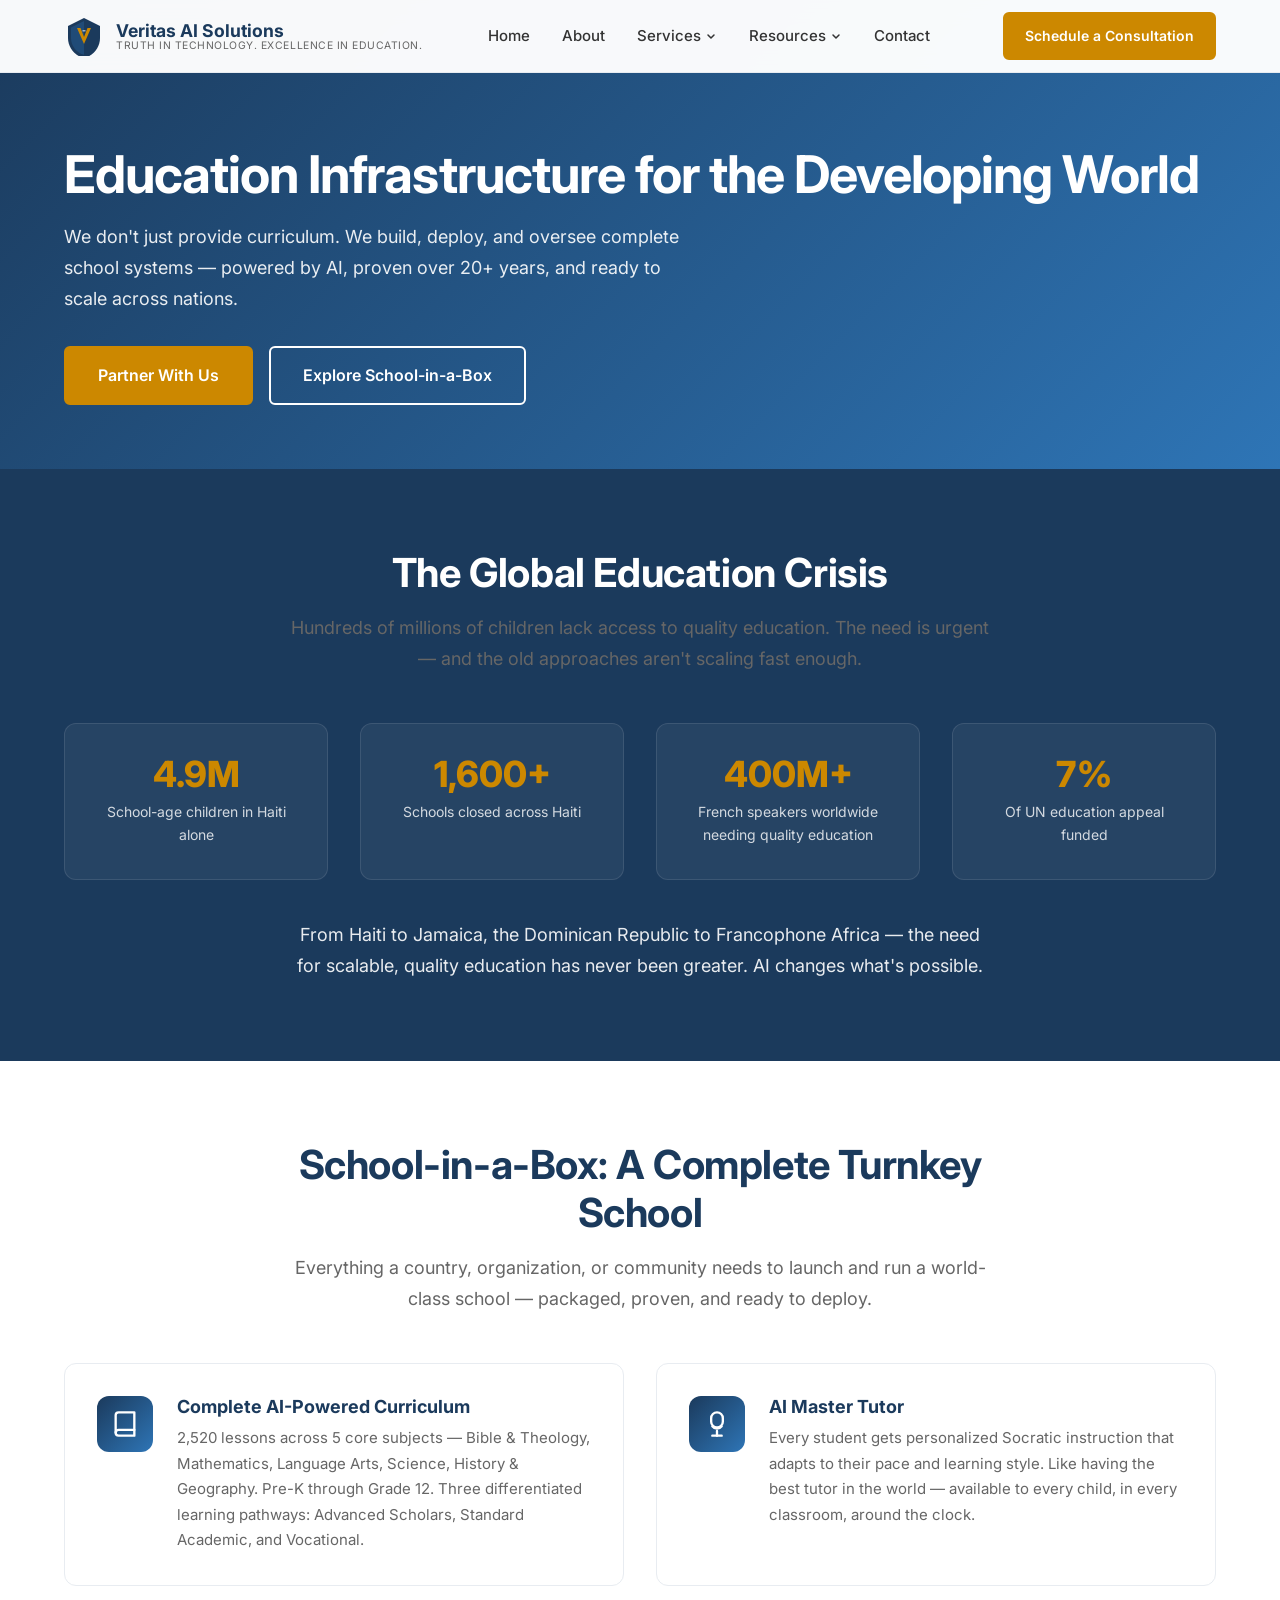
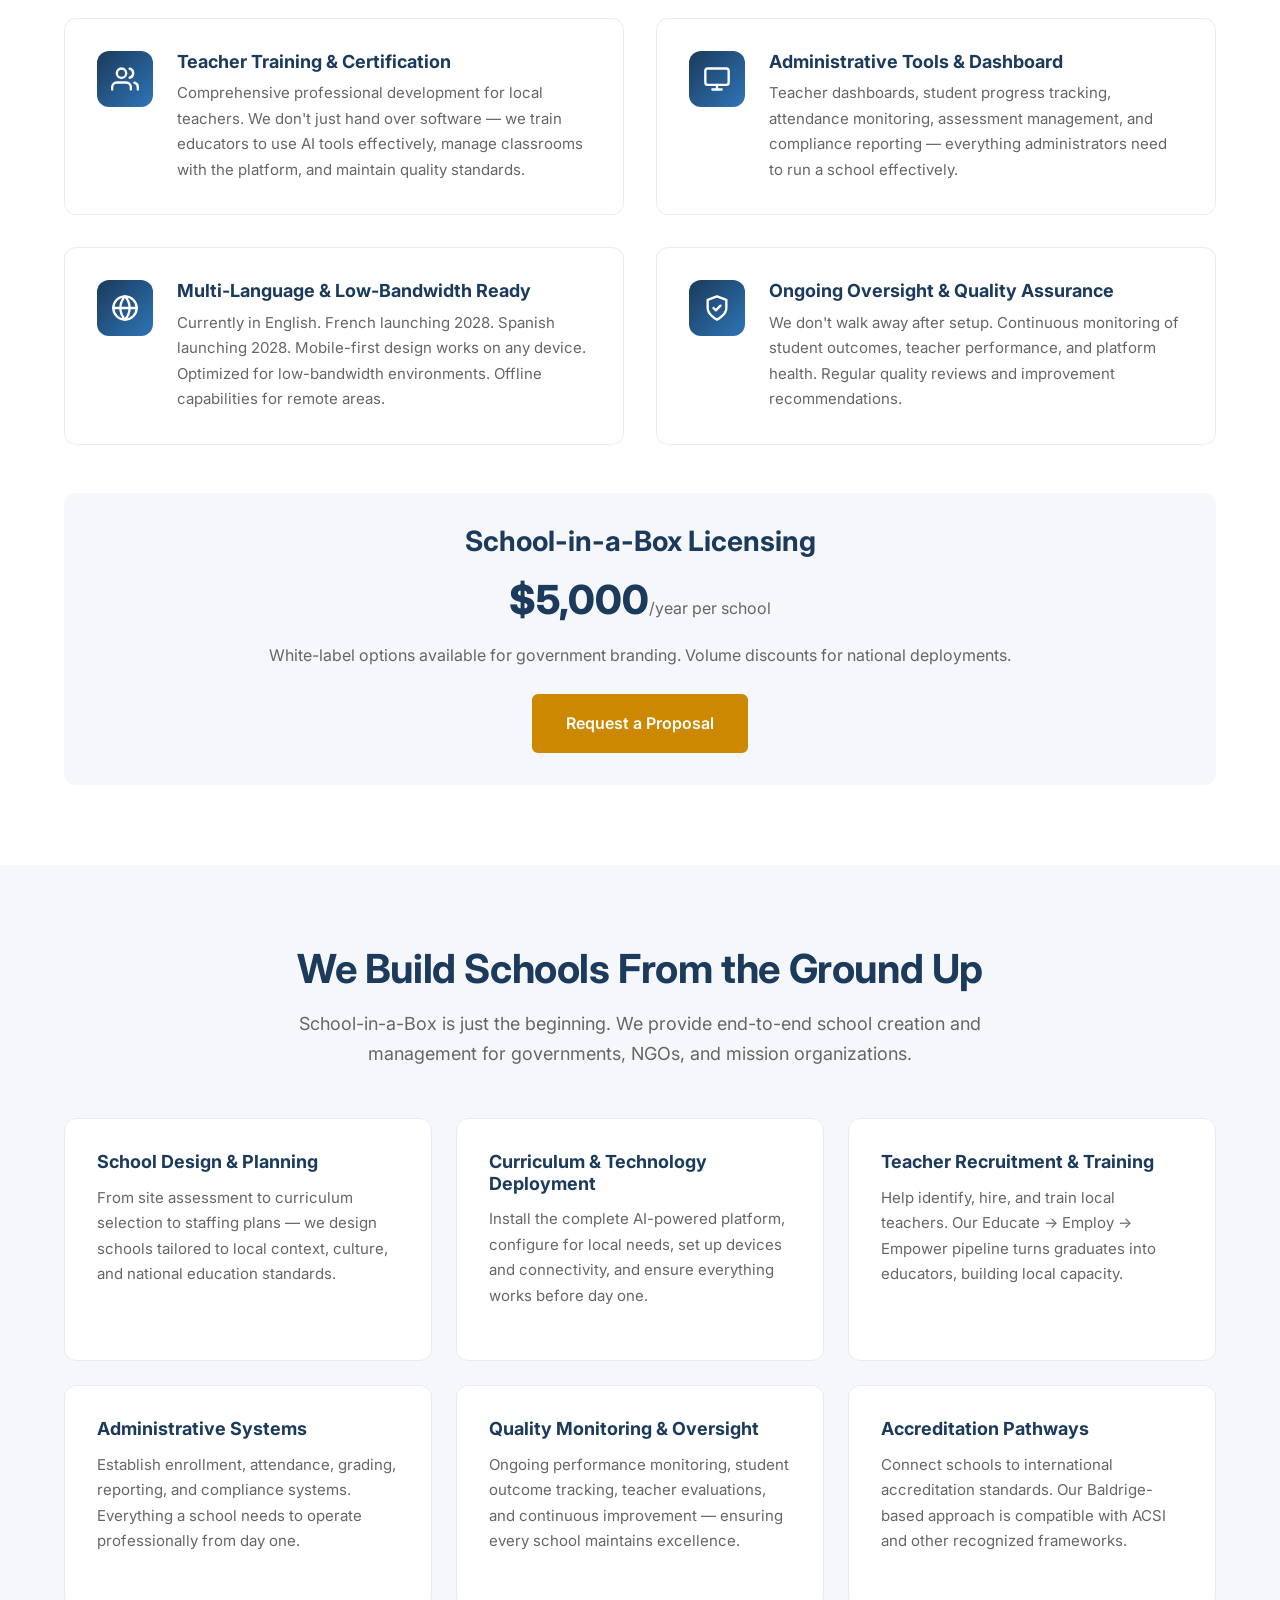
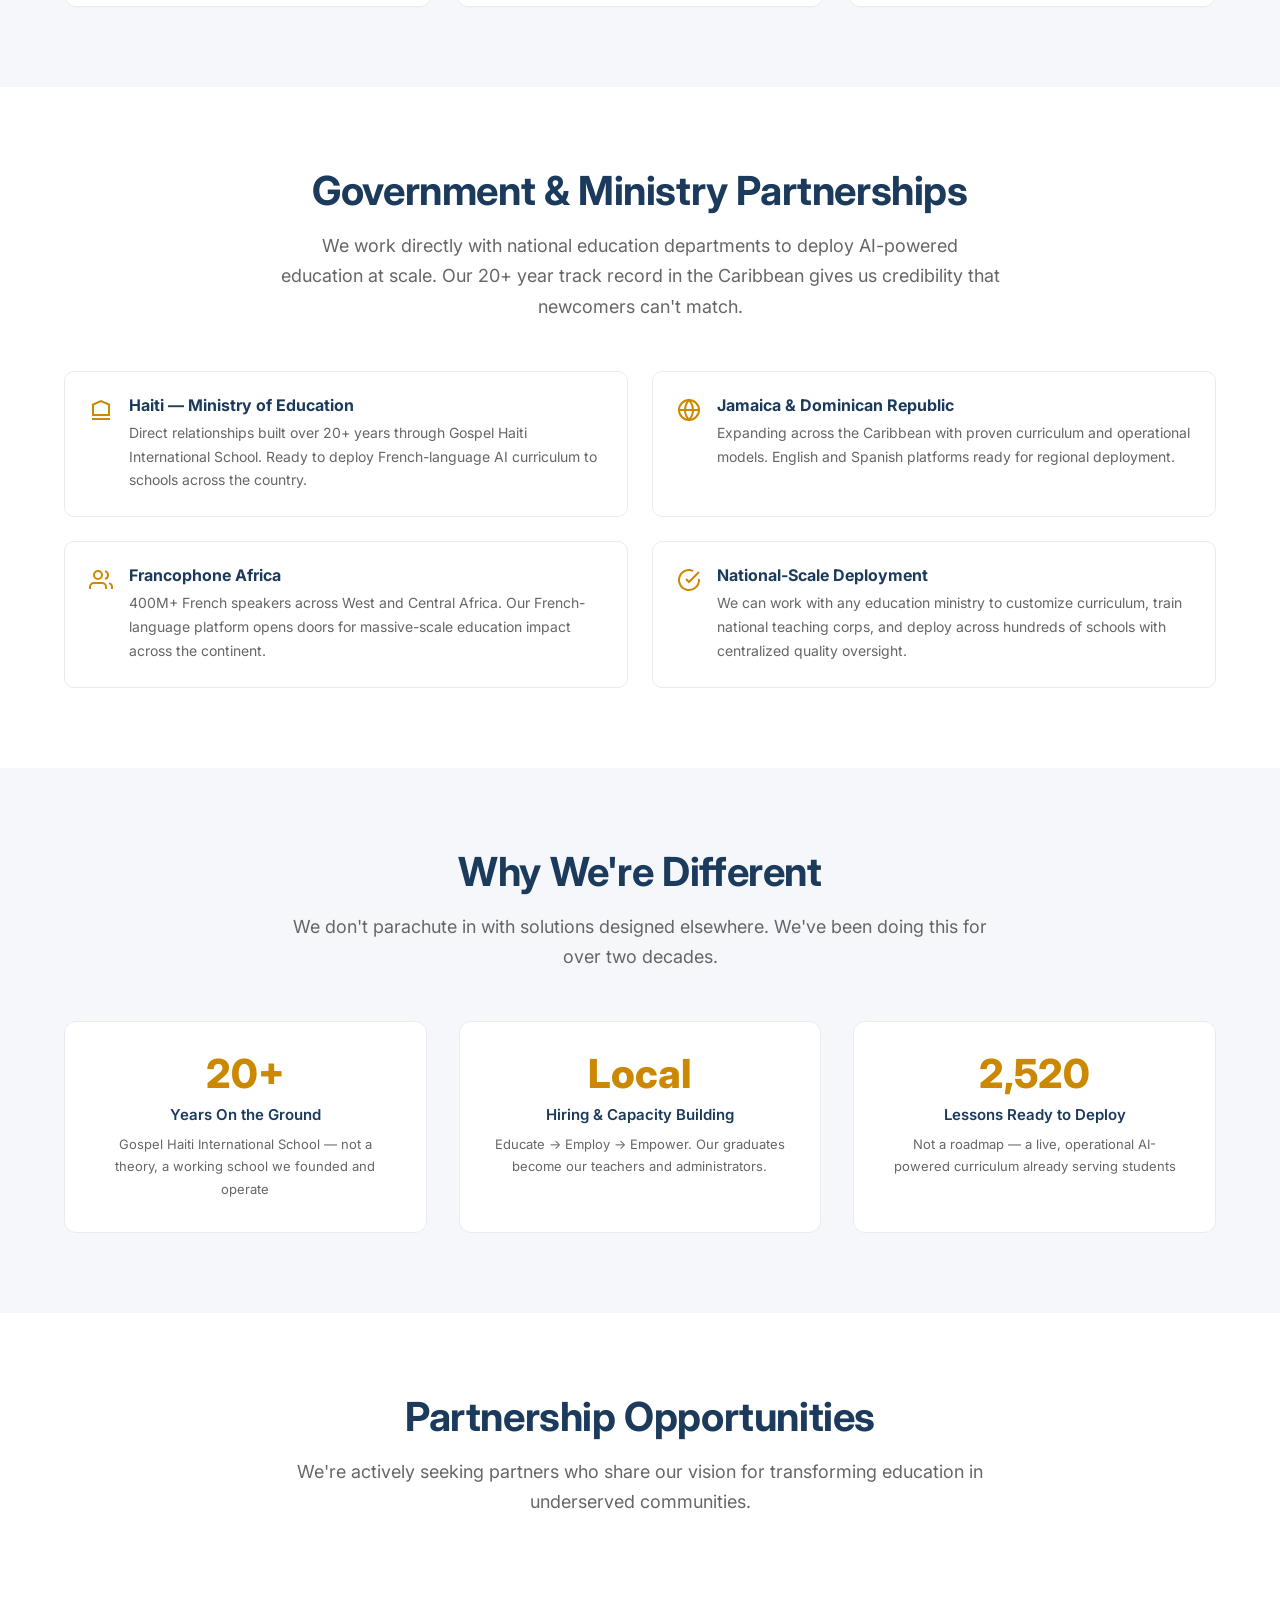
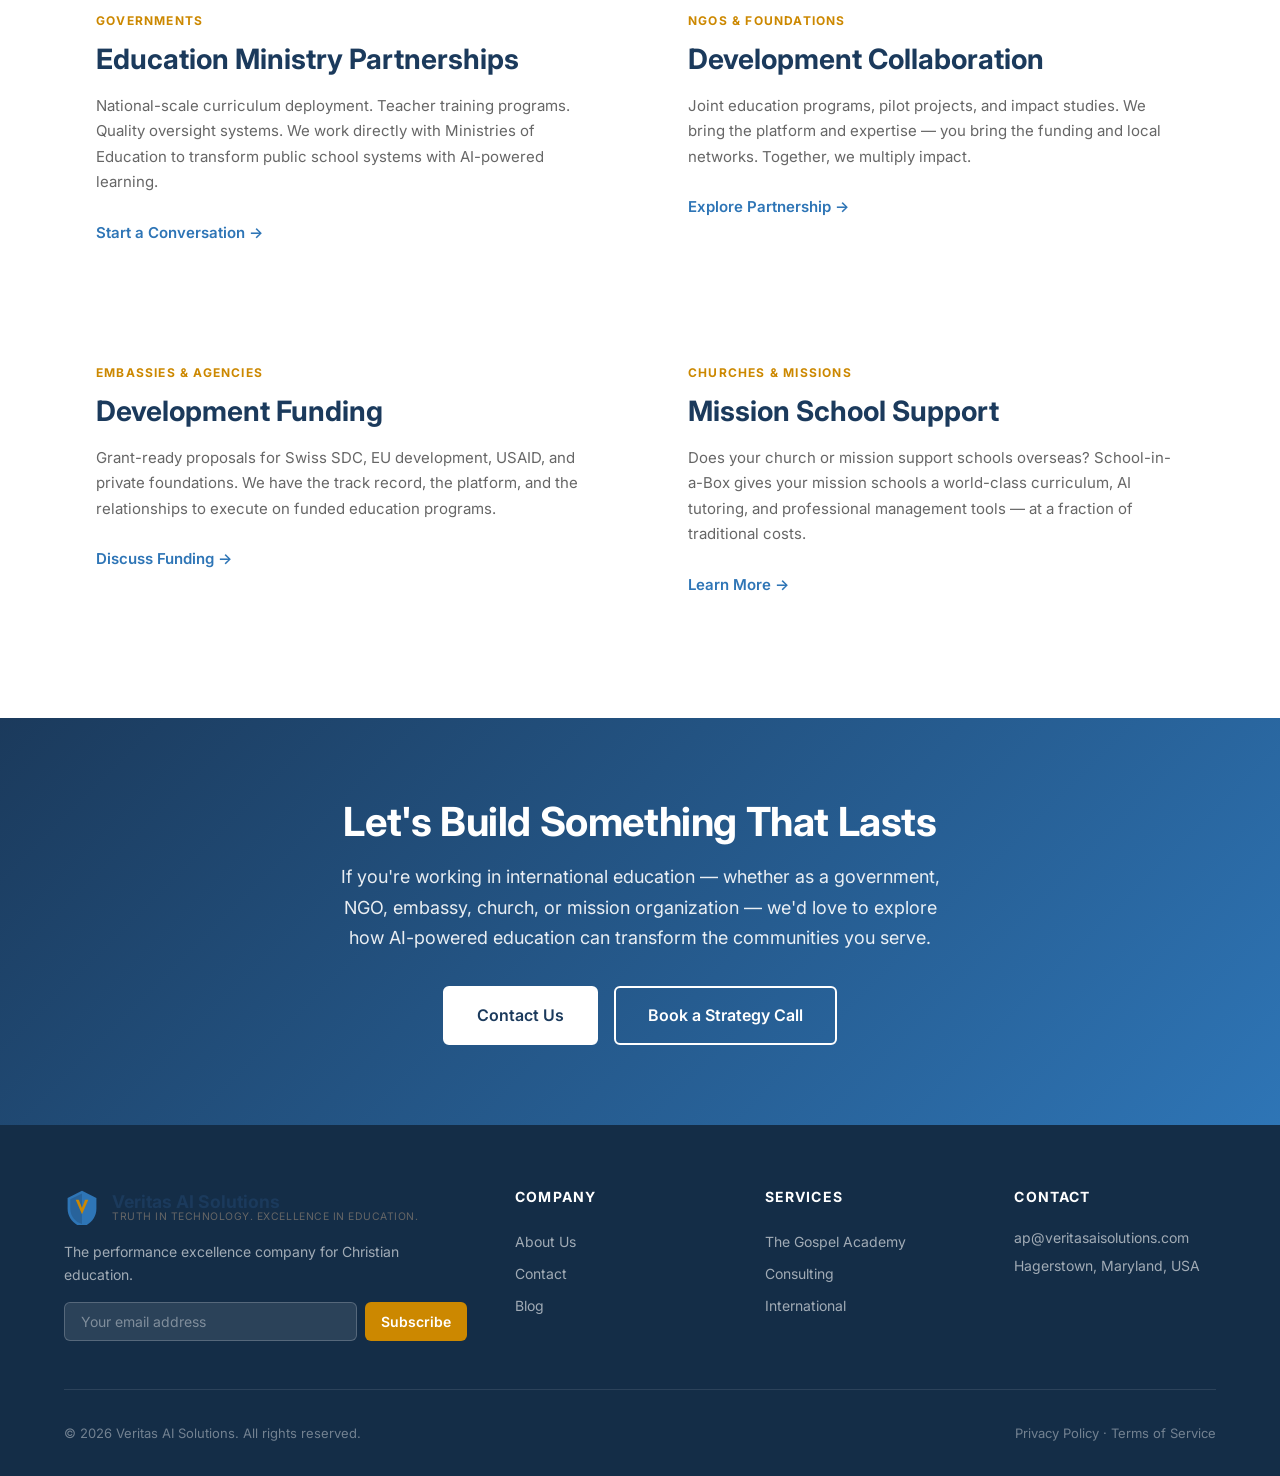
<file: pages/international.html>
<!DOCTYPE html>
<html lang="en">
<head>
  <meta charset="UTF-8">
  <meta name="viewport" content="width=device-width, initial-scale=1.0">
  <title>International Education & School-in-a-Box | Veritas AI Solutions</title>
  <meta name="description" content="Complete education infrastructure for developing nations. School-in-a-Box turnkey solutions, government ministry partnerships, and AI-powered curriculum deployment across Haiti, the Caribbean, and Francophone Africa.">
  <link rel="preconnect" href="https://fonts.googleapis.com">
  <link rel="preconnect" href="https://fonts.gstatic.com" crossorigin>
  <link href="https://fonts.googleapis.com/css2?family=Inter:wght@400;500;600;700;800&display=swap" rel="stylesheet">
  <link rel="stylesheet" href="../css/styles.css">
  <!-- Google Analytics -->
  <script async src="https://www.googletagmanager.com/gtag/js?id=G-6GFSYTZWXH"></script>
  <script>
    window.dataLayer = window.dataLayer || [];
    function gtag(){dataLayer.push(arguments);}
    gtag('js', new Date());
    gtag('config', 'G-6GFSYTZWXH');
  </script>
</head>
<body>

  <!-- ==================== HEADER ==================== -->
  <header class="header">
    <div class="header-inner">
      <a href="../index.html" class="logo">
        <svg viewBox="0 0 40 40" fill="none"><path d="M20 2L4 10v12c0 9.33 6.83 18.06 16 20 9.17-1.94 16-10.67 16-20V10L20 2z" fill="#1B3A5C"/><path d="M20 5L7 11.5v10.5c0 7.83 5.55 15.16 13 16.8V5z" fill="#2E75B6" opacity="0.3"/><path d="M13 12l7 16 7-16h-3.5l-3.5 9-3.5-9H13z" fill="#CC8800"/><path d="M18.5 14h3v1.5h-3z" fill="#FFFFFF" opacity="0.6"/></svg>
        <span class="logo-text"><span class="company-name">Veritas AI Solutions</span><span class="tagline">Truth in Technology. Excellence in Education.</span></span>
      </a>
      <nav class="nav-desktop">
        <a href="../index.html">Home</a><a href="about.html">About</a>
        <div class="nav-dropdown">
          <a href="#">Services <svg class="dropdown-arrow" viewBox="0 0 12 12" fill="none"><path d="M3 5l3 3 3-3" stroke="currentColor" stroke-width="1.5" stroke-linecap="round" stroke-linejoin="round"/></svg></a>
          <div class="dropdown-menu"><a href="gospel-academy.html">The Gospel Academy</a><a href="consulting.html">Consulting</a><a href="international.html">International</a></div>
        </div>
        <div class="nav-dropdown">
          <a href="#">Resources <svg class="dropdown-arrow" viewBox="0 0 12 12" fill="none"><path d="M3 5l3 3 3-3" stroke="currentColor" stroke-width="1.5" stroke-linecap="round" stroke-linejoin="round"/></svg></a>
          <div class="dropdown-menu"><a href="#">Blog (Coming Soon)</a><a href="#">Free Tools (Coming Soon)</a></div>
        </div>
        <a href="contact.html">Contact</a>
      </nav>
      <div class="nav-cta"><a href="https://calendar.app.google/Qj5pimPUVVcYCBvQ8" target="_blank" class="btn btn-primary">Schedule a Consultation</a></div>
      <button class="mobile-toggle" aria-label="Toggle menu"><span></span><span></span><span></span></button>
    </div>
    <nav class="nav-mobile">
      <a href="../index.html">Home</a><a href="about.html">About</a>
      <a href="#" class="mobile-dropdown-toggle">Services</a>
      <div class="mobile-dropdown-items"><a href="gospel-academy.html">The Gospel Academy</a><a href="consulting.html">Consulting</a><a href="international.html">International</a></div>
      <a href="#" class="mobile-dropdown-toggle">Resources</a>
      <div class="mobile-dropdown-items"><a href="#">Blog (Coming Soon)</a><a href="#">Free Tools (Coming Soon)</a></div>
      <a href="contact.html">Contact</a>
      <a href="https://calendar.app.google/Qj5pimPUVVcYCBvQ8" target="_blank" class="btn btn-primary">Schedule a Consultation</a>
    </nav>
  </header>

  <!-- ==================== PAGE HERO ==================== -->
  <section class="page-hero">
    <div class="container">
      <h1>Education Infrastructure for the Developing World</h1>
      <p>We don't just provide curriculum. We build, deploy, and oversee complete school systems — powered by AI, proven over 20+ years, and ready to scale across nations.</p>
      <div class="btn-group">
        <a href="contact.html" class="btn btn-primary">Partner With Us</a>
        <a href="#school-in-a-box" class="btn btn-outline-white">Explore School-in-a-Box</a>
      </div>
    </div>
  </section>

  <!-- ==================== THE CRISIS ==================== -->
  <section class="section section-navy">
    <div class="container">
      <div class="section-header">
        <h2>The Global Education Crisis</h2>
        <p>Hundreds of millions of children lack access to quality education. The need is urgent — and the old approaches aren't scaling fast enough.</p>
      </div>

      <div class="stats-grid">
        <div class="stat-card">
          <div class="stat-number">4.9M</div>
          <div class="stat-label">School-age children in Haiti alone</div>
        </div>
        <div class="stat-card">
          <div class="stat-number">1,600+</div>
          <div class="stat-label">Schools closed across Haiti</div>
        </div>
        <div class="stat-card">
          <div class="stat-number">400M+</div>
          <div class="stat-label">French speakers worldwide needing quality education</div>
        </div>
        <div class="stat-card">
          <div class="stat-number">7%</div>
          <div class="stat-label">Of UN education appeal funded</div>
        </div>
      </div>

      <div style="text-align: center; margin-top: 2.5rem;">
        <p style="font-size: 1.125rem; color: rgba(255,255,255,0.9); max-width: 700px; margin: 0 auto;">From Haiti to Jamaica, the Dominican Republic to Francophone Africa — the need for scalable, quality education has never been greater. AI changes what's possible.</p>
      </div>
    </div>
  </section>

  <!-- ==================== SCHOOL-IN-A-BOX ==================== -->
  <section class="section" id="school-in-a-box">
    <div class="container">
      <div class="section-header">
        <h2>School-in-a-Box: A Complete Turnkey School</h2>
        <p>Everything a country, organization, or community needs to launch and run a world-class school — packaged, proven, and ready to deploy.</p>
      </div>

      <div class="features-grid">
        <div class="feature-card">
          <div class="feature-icon">
            <svg viewBox="0 0 24 24" fill="none" stroke="currentColor" stroke-width="2" stroke-linecap="round" stroke-linejoin="round">
              <path d="M4 19.5A2.5 2.5 0 0 1 6.5 17H20"/><path d="M6.5 2H20v20H6.5A2.5 2.5 0 0 1 4 19.5v-15A2.5 2.5 0 0 1 6.5 2z"/>
            </svg>
          </div>
          <div>
            <h3>Complete AI-Powered Curriculum</h3>
            <p>2,520 lessons across 5 core subjects — Bible & Theology, Mathematics, Language Arts, Science, History & Geography. Pre-K through Grade 12. Three differentiated learning pathways: Advanced Scholars, Standard Academic, and Vocational.</p>
          </div>
        </div>

        <div class="feature-card">
          <div class="feature-icon">
            <svg viewBox="0 0 24 24" fill="none" stroke="currentColor" stroke-width="2" stroke-linecap="round" stroke-linejoin="round">
              <path d="M12 2a5 5 0 0 1 5 5v3a5 5 0 0 1-10 0V7a5 5 0 0 1 5-5z"/>
              <path d="M8 14s1.5 2 4 2 4-2 4-2"/><path d="M12 18v4"/><path d="M8 22h8"/>
            </svg>
          </div>
          <div>
            <h3>AI Master Tutor</h3>
            <p>Every student gets personalized Socratic instruction that adapts to their pace and learning style. Like having the best tutor in the world — available to every child, in every classroom, around the clock.</p>
          </div>
        </div>

        <div class="feature-card">
          <div class="feature-icon">
            <svg viewBox="0 0 24 24" fill="none" stroke="currentColor" stroke-width="2" stroke-linecap="round" stroke-linejoin="round">
              <path d="M17 21v-2a4 4 0 0 0-4-4H5a4 4 0 0 0-4 4v2"/><circle cx="9" cy="7" r="4"/>
              <path d="M23 21v-2a4 4 0 0 0-3-3.87"/><path d="M16 3.13a4 4 0 0 1 0 7.75"/>
            </svg>
          </div>
          <div>
            <h3>Teacher Training & Certification</h3>
            <p>Comprehensive professional development for local teachers. We don't just hand over software — we train educators to use AI tools effectively, manage classrooms with the platform, and maintain quality standards.</p>
          </div>
        </div>

        <div class="feature-card">
          <div class="feature-icon">
            <svg viewBox="0 0 24 24" fill="none" stroke="currentColor" stroke-width="2" stroke-linecap="round" stroke-linejoin="round">
              <rect x="2" y="3" width="20" height="14" rx="2"/><line x1="8" y1="21" x2="16" y2="21"/><line x1="12" y1="17" x2="12" y2="21"/>
            </svg>
          </div>
          <div>
            <h3>Administrative Tools & Dashboard</h3>
            <p>Teacher dashboards, student progress tracking, attendance monitoring, assessment management, and compliance reporting — everything administrators need to run a school effectively.</p>
          </div>
        </div>

        <div class="feature-card">
          <div class="feature-icon">
            <svg viewBox="0 0 24 24" fill="none" stroke="currentColor" stroke-width="2" stroke-linecap="round" stroke-linejoin="round">
              <circle cx="12" cy="12" r="10"/><line x1="2" y1="12" x2="22" y2="12"/>
              <path d="M12 2a15.3 15.3 0 0 1 4 10 15.3 15.3 0 0 1-4 10 15.3 15.3 0 0 1-4-10 15.3 15.3 0 0 1 4-10z"/>
            </svg>
          </div>
          <div>
            <h3>Multi-Language & Low-Bandwidth Ready</h3>
            <p>Currently in English. French launching 2028. Spanish launching 2028. Mobile-first design works on any device. Optimized for low-bandwidth environments. Offline capabilities for remote areas.</p>
          </div>
        </div>

        <div class="feature-card">
          <div class="feature-icon">
            <svg viewBox="0 0 24 24" fill="none" stroke="currentColor" stroke-width="2" stroke-linecap="round" stroke-linejoin="round">
              <path d="M12 22s8-4 8-10V5l-8-3-8 3v7c0 6 8 10 8 10z"/><path d="M9 12l2 2 4-4"/>
            </svg>
          </div>
          <div>
            <h3>Ongoing Oversight & Quality Assurance</h3>
            <p>We don't walk away after setup. Continuous monitoring of student outcomes, teacher performance, and platform health. Regular quality reviews and improvement recommendations.</p>
          </div>
        </div>
      </div>

      <div style="text-align: center; margin-top: 3rem; padding: 2rem; background: var(--off-white); border-radius: 12px;">
        <h3 style="margin-bottom: 0.5rem;">School-in-a-Box Licensing</h3>
        <div style="font-size: 2.5rem; font-weight: 800; color: var(--navy);">$5,000<span style="font-size: 1rem; font-weight: 400; color: var(--medium-gray);">/year per school</span></div>
        <p style="color: var(--medium-gray); margin-top: 0.5rem; margin-bottom: 1.5rem;">White-label options available for government branding. Volume discounts for national deployments.</p>
        <a href="contact.html" class="btn btn-primary">Request a Proposal</a>
      </div>
    </div>
  </section>

  <!-- ==================== FULL SCHOOL OPERATIONS ==================== -->
  <section class="section section-light">
    <div class="container">
      <div class="section-header">
        <h2>We Build Schools From the Ground Up</h2>
        <p>School-in-a-Box is just the beginning. We provide end-to-end school creation and management for governments, NGOs, and mission organizations.</p>
      </div>

      <div class="consulting-services-grid">
        <div class="consulting-card">
          <h3>School Design & Planning</h3>
          <p>From site assessment to curriculum selection to staffing plans — we design schools tailored to local context, culture, and national education standards.</p>
        </div>
        <div class="consulting-card">
          <h3>Curriculum & Technology Deployment</h3>
          <p>Install the complete AI-powered platform, configure for local needs, set up devices and connectivity, and ensure everything works before day one.</p>
        </div>
        <div class="consulting-card">
          <h3>Teacher Recruitment & Training</h3>
          <p>Help identify, hire, and train local teachers. Our Educate → Employ → Empower pipeline turns graduates into educators, building local capacity.</p>
        </div>
        <div class="consulting-card">
          <h3>Administrative Systems</h3>
          <p>Establish enrollment, attendance, grading, reporting, and compliance systems. Everything a school needs to operate professionally from day one.</p>
        </div>
        <div class="consulting-card">
          <h3>Quality Monitoring & Oversight</h3>
          <p>Ongoing performance monitoring, student outcome tracking, teacher evaluations, and continuous improvement — ensuring every school maintains excellence.</p>
        </div>
        <div class="consulting-card">
          <h3>Accreditation Pathways</h3>
          <p>Connect schools to international accreditation standards. Our Baldrige-based approach is compatible with ACSI and other recognized frameworks.</p>
        </div>
      </div>
    </div>
  </section>

  <!-- ==================== GOVERNMENT PARTNERSHIPS ==================== -->
  <section class="section">
    <div class="container">
      <div class="section-header">
        <h2>Government & Ministry Partnerships</h2>
        <p>We work directly with national education departments to deploy AI-powered education at scale. Our 20+ year track record in the Caribbean gives us credibility that newcomers can't match.</p>
      </div>

      <div class="approach-grid">
        <div class="approach-item">
          <svg viewBox="0 0 24 24" fill="none" stroke="currentColor" stroke-width="2"><path d="M3 21h18M3 7l9-4 9 4M4 7v10h16V7"/></svg>
          <div>
            <h4>Haiti — Ministry of Education</h4>
            <p>Direct relationships built over 20+ years through Gospel Haiti International School. Ready to deploy French-language AI curriculum to schools across the country.</p>
          </div>
        </div>
        <div class="approach-item">
          <svg viewBox="0 0 24 24" fill="none" stroke="currentColor" stroke-width="2"><circle cx="12" cy="12" r="10"/><line x1="2" y1="12" x2="22" y2="12"/><path d="M12 2a15.3 15.3 0 0 1 4 10 15.3 15.3 0 0 1-4 10 15.3 15.3 0 0 1-4-10 15.3 15.3 0 0 1 4-10z"/></svg>
          <div>
            <h4>Jamaica & Dominican Republic</h4>
            <p>Expanding across the Caribbean with proven curriculum and operational models. English and Spanish platforms ready for regional deployment.</p>
          </div>
        </div>
        <div class="approach-item">
          <svg viewBox="0 0 24 24" fill="none" stroke="currentColor" stroke-width="2"><path d="M17 21v-2a4 4 0 0 0-4-4H5a4 4 0 0 0-4 4v2"/><circle cx="9" cy="7" r="4"/><path d="M23 21v-2a4 4 0 0 0-3-3.87"/><path d="M16 3.13a4 4 0 0 1 0 7.75"/></svg>
          <div>
            <h4>Francophone Africa</h4>
            <p>400M+ French speakers across West and Central Africa. Our French-language platform opens doors for massive-scale education impact across the continent.</p>
          </div>
        </div>
        <div class="approach-item">
          <svg viewBox="0 0 24 24" fill="none" stroke="currentColor" stroke-width="2"><path d="M22 11.08V12a10 10 0 1 1-5.93-9.14"/><polyline points="22 4 12 14.01 9 11.01"/></svg>
          <div>
            <h4>National-Scale Deployment</h4>
            <p>We can work with any education ministry to customize curriculum, train national teaching corps, and deploy across hundreds of schools with centralized quality oversight.</p>
          </div>
        </div>
      </div>
    </div>
  </section>

  <!-- ==================== OUR APPROACH ==================== -->
  <section class="section section-light">
    <div class="container">
      <div class="section-header">
        <h2>Why We're Different</h2>
        <p>We don't parachute in with solutions designed elsewhere. We've been doing this for over two decades.</p>
      </div>

      <div class="cred-grid" style="grid-template-columns: repeat(3, 1fr);">
        <div class="cred-card" style="background: var(--white); border-radius: 12px; border: 1px solid var(--light-gray); padding: 2rem;">
          <div class="cred-number" style="color: var(--gold);">20+</div>
          <div class="cred-label" style="color: var(--navy);">Years On the Ground</div>
          <div class="cred-desc" style="color: var(--medium-gray);">Gospel Haiti International School — not a theory, a working school we founded and operate</div>
        </div>
        <div class="cred-card" style="background: var(--white); border-radius: 12px; border: 1px solid var(--light-gray); padding: 2rem;">
          <div class="cred-number" style="color: var(--gold);">Local</div>
          <div class="cred-label" style="color: var(--navy);">Hiring & Capacity Building</div>
          <div class="cred-desc" style="color: var(--medium-gray);">Educate → Employ → Empower. Our graduates become our teachers and administrators.</div>
        </div>
        <div class="cred-card" style="background: var(--white); border-radius: 12px; border: 1px solid var(--light-gray); padding: 2rem;">
          <div class="cred-number" style="color: var(--gold);">2,520</div>
          <div class="cred-label" style="color: var(--navy);">Lessons Ready to Deploy</div>
          <div class="cred-desc" style="color: var(--medium-gray);">Not a roadmap — a live, operational AI-powered curriculum already serving students</div>
        </div>
      </div>
    </div>
  </section>

  <!-- ==================== PARTNERSHIP TYPES ==================== -->
  <section class="section">
    <div class="container">
      <div class="section-header">
        <h2>Partnership Opportunities</h2>
        <p>We're actively seeking partners who share our vision for transforming education in underserved communities.</p>
      </div>

      <div class="services-grid" style="grid-template-columns: repeat(2, 1fr);">
        <div class="service-card">
          <span class="label">Governments</span>
          <h3>Education Ministry Partnerships</h3>
          <p>National-scale curriculum deployment. Teacher training programs. Quality oversight systems. We work directly with Ministries of Education to transform public school systems with AI-powered learning.</p>
          <a href="contact.html" class="service-link">Start a Conversation &rarr;</a>
        </div>
        <div class="service-card">
          <span class="label">NGOs & Foundations</span>
          <h3>Development Collaboration</h3>
          <p>Joint education programs, pilot projects, and impact studies. We bring the platform and expertise — you bring the funding and local networks. Together, we multiply impact.</p>
          <a href="contact.html" class="service-link">Explore Partnership &rarr;</a>
        </div>
        <div class="service-card">
          <span class="label">Embassies & Agencies</span>
          <h3>Development Funding</h3>
          <p>Grant-ready proposals for Swiss SDC, EU development, USAID, and private foundations. We have the track record, the platform, and the relationships to execute on funded education programs.</p>
          <a href="contact.html" class="service-link">Discuss Funding &rarr;</a>
        </div>
        <div class="service-card">
          <span class="label">Churches & Missions</span>
          <h3>Mission School Support</h3>
          <p>Does your church or mission support schools overseas? School-in-a-Box gives your mission schools a world-class curriculum, AI tutoring, and professional management tools — at a fraction of traditional costs.</p>
          <a href="contact.html" class="service-link">Learn More &rarr;</a>
        </div>
      </div>
    </div>
  </section>

  <!-- ==================== CTA ==================== -->
  <section class="cta-section">
    <div class="container">
      <h2>Let's Build Something That Lasts</h2>
      <p>If you're working in international education — whether as a government, NGO, embassy, church, or mission organization — we'd love to explore how AI-powered education can transform the communities you serve.</p>
      <div class="btn-group centered">
        <a href="contact.html" class="btn btn-white">Contact Us</a>
        <a href="https://calendar.app.google/Qj5pimPUVVcYCBvQ8" target="_blank" class="btn btn-outline-white">Book a Strategy Call</a>
      </div>
    </div>
  </section>

  <!-- ==================== FOOTER ==================== -->
  <footer class="footer">
    <div class="container">
      <div class="footer-grid">
        <div class="footer-brand">
          <a href="../index.html" class="logo">
            <svg viewBox="0 0 40 40" fill="none"><path d="M20 2L4 10v12c0 9.33 6.83 18.06 16 20 9.17-1.94 16-10.67 16-20V10L20 2z" fill="#2E75B6"/><path d="M20 5L7 11.5v10.5c0 7.83 5.55 15.16 13 16.8V5z" fill="#1B3A5C" opacity="0.3"/><path d="M13 12l7 16 7-16h-3.5l-3.5 9-3.5-9H13z" fill="#CC8800"/></svg>
            <span class="logo-text"><span class="company-name">Veritas AI Solutions</span><span class="tagline">Truth in Technology. Excellence in Education.</span></span>
          </a>
          <p>The performance excellence company for Christian education.</p>
          <form class="newsletter-form" action="#" method="POST"><input type="email" placeholder="Your email address" required><button type="submit">Subscribe</button></form>
        </div>
        <div><h4>Company</h4><div class="footer-links"><a href="about.html">About Us</a><a href="contact.html">Contact</a><a href="#">Blog</a></div></div>
        <div><h4>Services</h4><div class="footer-links"><a href="gospel-academy.html">The Gospel Academy</a><a href="consulting.html">Consulting</a><a href="international.html">International</a></div></div>
        <div class="footer-contact"><h4>Contact</h4><p><a href="mailto:ap@veritasaisolutions.com">ap@veritasaisolutions.com</a></p><p>Hagerstown, Maryland, USA</p></div>
      </div>
      <div class="footer-bottom"><span>&copy; 2026 Veritas AI Solutions. All rights reserved.</span><span><a href="#">Privacy Policy</a> &middot; <a href="#">Terms of Service</a></span></div>
    </div>
  </footer>
  <script src="../js/main.js"></script>
</body>
</html>
</file>
<file: css/styles.css>
/* ============================================
   Veritas AI Solutions - Main Stylesheet
   Truth in Technology. Excellence in Education.
   ============================================ */

/* ---------- CSS Custom Properties ---------- */
:root {
  /* Primary */
  --navy: #1B3A5C;
  --navy-dark: #142d47;
  --blue: #2E75B6;
  --blue-light: #3a85c9;

  /* Accent */
  --gold: #CC8800;
  --gold-light: #e6a31e;
  --gold-dark: #a66e00;

  /* Neutrals */
  --white: #FFFFFF;
  --off-white: #F5F7FA;
  --light-gray: #E8ECF1;
  --medium-gray: #666666;
  --dark-gray: #333333;
  --black: #111111;

  /* Typography */
  --font-primary: 'Inter', -apple-system, BlinkMacSystemFont, 'Segoe UI', sans-serif;
  --font-accent: 'Georgia', 'Times New Roman', serif;

  /* Spacing */
  --section-padding: 5rem 0;
  --container-max: 1200px;
  --container-padding: 0 1.5rem;

  /* Transitions */
  --transition: all 0.3s ease;
}

/* ---------- Reset & Base ---------- */
*,
*::before,
*::after {
  box-sizing: border-box;
  margin: 0;
  padding: 0;
}

html {
  scroll-behavior: smooth;
  font-size: 16px;
}

body {
  font-family: var(--font-primary);
  font-size: 1rem;
  line-height: 1.7;
  color: var(--dark-gray);
  background-color: var(--white);
  -webkit-font-smoothing: antialiased;
  -moz-osx-font-smoothing: grayscale;
}

img {
  max-width: 100%;
  height: auto;
  display: block;
}

a {
  color: var(--blue);
  text-decoration: none;
  transition: var(--transition);
}

a:hover {
  color: var(--navy);
}

ul, ol {
  list-style: none;
}

/* ---------- Typography ---------- */
h1, h2, h3, h4, h5, h6 {
  font-family: var(--font-primary);
  font-weight: 700;
  line-height: 1.2;
  color: var(--navy);
}

h1 {
  font-size: clamp(2rem, 5vw, 3.25rem);
  letter-spacing: -0.02em;
}

h2 {
  font-size: clamp(1.75rem, 4vw, 2.5rem);
  letter-spacing: -0.01em;
}

h3 {
  font-size: clamp(1.25rem, 3vw, 1.75rem);
}

h4 {
  font-size: 1.25rem;
}

p {
  margin-bottom: 1rem;
  color: var(--dark-gray);
}

.text-accent {
  font-family: var(--font-accent);
  font-style: italic;
}

.text-gold {
  color: var(--gold);
}

.text-navy {
  color: var(--navy);
}

.text-center {
  text-align: center;
}

/* ---------- Layout ---------- */
.container {
  max-width: var(--container-max);
  margin: 0 auto;
  padding: var(--container-padding);
}

.section {
  padding: var(--section-padding);
}

.section-light {
  background-color: var(--off-white);
}

.section-navy {
  background-color: var(--navy);
  color: var(--white);
}

.section-navy h2,
.section-navy h3,
.section-navy h4 {
  color: var(--white);
}

.section-navy p {
  color: rgba(255, 255, 255, 0.9);
}

.section-header {
  text-align: center;
  max-width: 720px;
  margin: 0 auto 3rem;
}

.section-header p {
  font-size: 1.125rem;
  color: var(--medium-gray);
  margin-top: 1rem;
}

/* ---------- Buttons ---------- */
.btn {
  display: inline-flex;
  align-items: center;
  justify-content: center;
  padding: 0.875rem 2rem;
  border-radius: 6px;
  font-family: var(--font-primary);
  font-size: 1rem;
  font-weight: 600;
  text-decoration: none;
  cursor: pointer;
  border: 2px solid transparent;
  transition: var(--transition);
  gap: 0.5rem;
}

.btn-primary {
  background-color: var(--gold);
  color: var(--white);
  border-color: var(--gold);
}

.btn-primary:hover {
  background-color: var(--gold-dark);
  border-color: var(--gold-dark);
  color: var(--white);
  transform: translateY(-1px);
  box-shadow: 0 4px 12px rgba(204, 136, 0, 0.3);
}

.btn-secondary {
  background-color: transparent;
  color: var(--navy);
  border-color: var(--navy);
}

.btn-secondary:hover {
  background-color: var(--navy);
  color: var(--white);
  transform: translateY(-1px);
}

.btn-white {
  background-color: var(--white);
  color: var(--navy);
  border-color: var(--white);
}

.btn-white:hover {
  background-color: var(--off-white);
  border-color: var(--off-white);
  color: var(--navy);
  transform: translateY(-1px);
}

.btn-outline-white {
  background-color: transparent;
  color: var(--white);
  border-color: var(--white);
}

.btn-outline-white:hover {
  background-color: var(--white);
  color: var(--navy);
  transform: translateY(-1px);
}

.btn-group {
  display: flex;
  flex-wrap: wrap;
  gap: 1rem;
  margin-top: 2rem;
}

.btn-group.centered {
  justify-content: center;
}

/* ---------- Header / Navigation ---------- */
.header {
  position: fixed;
  top: 0;
  left: 0;
  right: 0;
  z-index: 1000;
  background-color: rgba(255, 255, 255, 0.97);
  backdrop-filter: blur(10px);
  border-bottom: 1px solid var(--light-gray);
  transition: var(--transition);
}

.header-inner {
  display: flex;
  align-items: center;
  justify-content: space-between;
  max-width: var(--container-max);
  margin: 0 auto;
  padding: 0 1.5rem;
  height: 72px;
}

.logo {
  display: flex;
  align-items: center;
  gap: 0.75rem;
  text-decoration: none;
  color: var(--navy);
  font-weight: 700;
  font-size: 1.25rem;
}

.logo svg {
  width: 40px;
  height: 40px;
}

.logo-text {
  display: flex;
  flex-direction: column;
  line-height: 1.1;
}

.logo-text .company-name {
  font-size: 1.1rem;
  font-weight: 700;
  color: var(--navy);
}

.logo-text .tagline {
  font-size: 0.65rem;
  font-weight: 400;
  color: var(--medium-gray);
  letter-spacing: 0.05em;
  text-transform: uppercase;
}

.nav-desktop {
  display: flex;
  align-items: center;
  gap: 2rem;
}

.nav-desktop a {
  color: var(--dark-gray);
  font-size: 0.9375rem;
  font-weight: 500;
  text-decoration: none;
  padding: 0.5rem 0;
  position: relative;
}

.nav-desktop a:hover {
  color: var(--navy);
}

.nav-desktop a::after {
  content: '';
  position: absolute;
  bottom: 0;
  left: 0;
  width: 0;
  height: 2px;
  background-color: var(--gold);
  transition: var(--transition);
}

.nav-desktop a:hover::after {
  width: 100%;
}

/* Dropdown */
.nav-dropdown {
  position: relative;
}

.nav-dropdown > a {
  display: flex;
  align-items: center;
  gap: 0.25rem;
}

.nav-dropdown > a::after {
  display: none;
}

.dropdown-arrow {
  width: 12px;
  height: 12px;
  transition: var(--transition);
}

.nav-dropdown:hover .dropdown-arrow {
  transform: rotate(180deg);
}

.dropdown-menu {
  position: absolute;
  top: 100%;
  left: 50%;
  transform: translateX(-50%);
  min-width: 200px;
  background: var(--white);
  border-radius: 8px;
  box-shadow: 0 10px 40px rgba(0, 0, 0, 0.1);
  padding: 0.5rem;
  opacity: 0;
  visibility: hidden;
  transition: var(--transition);
  margin-top: 0.5rem;
}

.nav-dropdown:hover .dropdown-menu {
  opacity: 1;
  visibility: visible;
  margin-top: 0;
}

.dropdown-menu a {
  display: block;
  padding: 0.625rem 1rem;
  border-radius: 6px;
  font-size: 0.875rem;
}

.dropdown-menu a::after {
  display: none;
}

.dropdown-menu a:hover {
  background-color: var(--off-white);
  color: var(--navy);
}

.nav-cta {
  margin-left: 0.5rem;
}

.nav-cta .btn {
  padding: 0.625rem 1.25rem;
  font-size: 0.875rem;
}

/* Mobile Menu */
.mobile-toggle {
  display: none;
  background: none;
  border: none;
  cursor: pointer;
  padding: 0.5rem;
}

.mobile-toggle span {
  display: block;
  width: 24px;
  height: 2px;
  background-color: var(--navy);
  margin: 5px 0;
  transition: var(--transition);
}

.nav-mobile {
  display: none;
  position: fixed;
  top: 72px;
  left: 0;
  right: 0;
  bottom: 0;
  background: var(--white);
  padding: 2rem 1.5rem;
  overflow-y: auto;
}

.nav-mobile.active {
  display: block;
}

.nav-mobile a {
  display: block;
  padding: 0.875rem 0;
  font-size: 1.125rem;
  font-weight: 500;
  color: var(--dark-gray);
  border-bottom: 1px solid var(--light-gray);
}

.nav-mobile a:hover {
  color: var(--navy);
}

.nav-mobile .mobile-dropdown-items {
  padding-left: 1.5rem;
}

.nav-mobile .mobile-dropdown-items a {
  font-size: 1rem;
  font-weight: 400;
}

.nav-mobile .btn {
  width: 100%;
  margin-top: 1.5rem;
}

/* ---------- Hero Section ---------- */
.hero {
  padding: 10rem 0 6rem;
  background: linear-gradient(135deg, var(--navy) 0%, #1e4a73 50%, var(--blue) 100%);
  color: var(--white);
  position: relative;
  overflow: hidden;
}

.hero::before {
  content: '';
  position: absolute;
  top: -50%;
  right: -20%;
  width: 70%;
  height: 200%;
  background: radial-gradient(ellipse, rgba(46, 117, 182, 0.15) 0%, transparent 70%);
  pointer-events: none;
}

.hero .container {
  position: relative;
  z-index: 1;
}

.hero h1 {
  color: var(--white);
  max-width: 800px;
  margin-bottom: 1.5rem;
}

.hero .subtitle {
  font-size: clamp(1.0625rem, 2vw, 1.25rem);
  color: rgba(255, 255, 255, 0.9);
  max-width: 640px;
  line-height: 1.7;
  margin-bottom: 0;
}

/* ---------- Trust Bar ---------- */
.trust-bar {
  background-color: var(--white);
  border-bottom: 1px solid var(--light-gray);
  padding: 1.5rem 0;
}

.trust-bar-inner {
  display: flex;
  justify-content: center;
  align-items: center;
  flex-wrap: wrap;
  gap: 2rem;
}

.trust-item {
  display: flex;
  align-items: center;
  gap: 0.75rem;
  font-size: 0.9375rem;
  font-weight: 500;
  color: var(--navy);
}

.trust-item svg {
  width: 24px;
  height: 24px;
  color: var(--gold);
  flex-shrink: 0;
}

.trust-divider {
  width: 1px;
  height: 24px;
  background-color: var(--light-gray);
}

/* ---------- Challenge Section ---------- */
.challenge {
  padding: var(--section-padding);
}

.challenge-content {
  max-width: 720px;
  margin: 0 auto;
  text-align: center;
}

.challenge-content p {
  font-size: 1.125rem;
  color: var(--medium-gray);
  line-height: 1.8;
}

.challenge-content .highlight {
  display: block;
  margin-top: 1.5rem;
  font-size: 1.25rem;
  font-weight: 600;
  color: var(--navy);
  font-family: var(--font-accent);
  font-style: italic;
}

/* ---------- Pillars / Solution Section ---------- */
.pillars-grid {
  display: grid;
  grid-template-columns: repeat(3, 1fr);
  gap: 2rem;
  margin-top: 3rem;
}

.pillar-card {
  background: var(--white);
  border-radius: 12px;
  padding: 2.5rem 2rem;
  text-align: center;
  border: 1px solid var(--light-gray);
  transition: var(--transition);
}

.pillar-card:hover {
  transform: translateY(-4px);
  box-shadow: 0 12px 40px rgba(27, 58, 92, 0.1);
  border-color: transparent;
}

.pillar-icon {
  width: 64px;
  height: 64px;
  margin: 0 auto 1.5rem;
  background: linear-gradient(135deg, var(--navy) 0%, var(--blue) 100%);
  border-radius: 16px;
  display: flex;
  align-items: center;
  justify-content: center;
}

.pillar-icon svg {
  width: 32px;
  height: 32px;
  color: var(--white);
}

.pillar-card h3 {
  margin-bottom: 1rem;
}

.pillar-card p {
  color: var(--medium-gray);
  font-size: 0.9375rem;
}

.pillar-card .pillar-link {
  display: inline-flex;
  align-items: center;
  gap: 0.375rem;
  margin-top: 1.25rem;
  font-weight: 600;
  font-size: 0.9375rem;
  color: var(--gold);
}

.pillar-card .pillar-link:hover {
  color: var(--gold-dark);
  gap: 0.625rem;
}

/* ---------- Services Overview ---------- */
.services-grid {
  display: grid;
  grid-template-columns: repeat(3, 1fr);
  gap: 2rem;
  margin-top: 3rem;
}

.service-card {
  padding: 2.5rem 2rem;
  border-radius: 12px;
  transition: var(--transition);
}

.service-card .label {
  display: inline-block;
  font-size: 0.75rem;
  font-weight: 700;
  text-transform: uppercase;
  letter-spacing: 0.1em;
  color: var(--gold);
  margin-bottom: 0.75rem;
}

.service-card h3 {
  margin-bottom: 1rem;
}

.service-card p {
  color: var(--medium-gray);
  font-size: 0.9375rem;
  margin-bottom: 1.5rem;
}

.service-card .service-link {
  display: inline-flex;
  align-items: center;
  gap: 0.375rem;
  font-weight: 600;
  font-size: 0.9375rem;
  color: var(--blue);
}

.service-card .service-link:hover {
  color: var(--navy);
  gap: 0.625rem;
}

/* ---------- Credibility Section ---------- */
.cred-grid {
  display: grid;
  grid-template-columns: repeat(4, 1fr);
  gap: 2rem;
  margin-top: 3rem;
}

.cred-card {
  text-align: center;
  padding: 2rem 1.5rem;
}

.cred-number {
  font-size: 2.5rem;
  font-weight: 800;
  color: var(--gold);
  line-height: 1;
  margin-bottom: 0.5rem;
}

.cred-label {
  font-size: 0.9375rem;
  font-weight: 600;
  color: var(--white);
  margin-bottom: 0.375rem;
}

.cred-desc {
  font-size: 0.8125rem;
  color: rgba(255, 255, 255, 0.7);
}

/* ---------- CTA Section ---------- */
.cta-section {
  background: linear-gradient(135deg, var(--navy) 0%, var(--blue) 100%);
  padding: 5rem 0;
  text-align: center;
}

.cta-section h2 {
  color: var(--white);
  margin-bottom: 1rem;
}

.cta-section p {
  color: rgba(255, 255, 255, 0.9);
  font-size: 1.125rem;
  max-width: 600px;
  margin: 0 auto 2rem;
}

/* ---------- Footer ---------- */
.footer {
  background-color: var(--navy-dark);
  color: rgba(255, 255, 255, 0.8);
  padding: 4rem 0 2rem;
}

.footer-grid {
  display: grid;
  grid-template-columns: 2fr 1fr 1fr 1fr;
  gap: 3rem;
  margin-bottom: 3rem;
}

.footer-brand .logo {
  color: var(--white);
  margin-bottom: 1rem;
}

.footer-brand .logo svg {
  width: 36px;
  height: 36px;
}

.footer-brand p {
  font-size: 0.875rem;
  color: rgba(255, 255, 255, 0.6);
  line-height: 1.6;
}

.footer h4 {
  color: var(--white);
  font-size: 0.875rem;
  text-transform: uppercase;
  letter-spacing: 0.08em;
  margin-bottom: 1.25rem;
}

.footer-links a {
  display: block;
  padding: 0.25rem 0;
  font-size: 0.875rem;
  color: rgba(255, 255, 255, 0.6);
}

.footer-links a:hover {
  color: var(--gold);
}

.footer-contact p {
  font-size: 0.875rem;
  color: rgba(255, 255, 255, 0.6);
  margin-bottom: 0.25rem;
}

.footer-contact a {
  color: rgba(255, 255, 255, 0.6);
}

.footer-contact a:hover {
  color: var(--gold);
}

.footer-bottom {
  border-top: 1px solid rgba(255, 255, 255, 0.1);
  padding-top: 2rem;
  display: flex;
  justify-content: space-between;
  align-items: center;
  font-size: 0.8125rem;
  color: rgba(255, 255, 255, 0.4);
}

.footer-bottom a {
  color: rgba(255, 255, 255, 0.4);
}

.footer-bottom a:hover {
  color: var(--gold);
}

/* ---------- Newsletter Signup ---------- */
.newsletter-form {
  display: flex;
  gap: 0.5rem;
  margin-top: 1rem;
}

.newsletter-form input {
  flex: 1;
  padding: 0.625rem 1rem;
  border: 1px solid rgba(255, 255, 255, 0.2);
  border-radius: 6px;
  background: rgba(255, 255, 255, 0.1);
  color: var(--white);
  font-family: var(--font-primary);
  font-size: 0.875rem;
}

.newsletter-form input::placeholder {
  color: rgba(255, 255, 255, 0.4);
}

.newsletter-form button {
  padding: 0.625rem 1rem;
  background: var(--gold);
  color: var(--white);
  border: none;
  border-radius: 6px;
  font-family: var(--font-primary);
  font-weight: 600;
  font-size: 0.875rem;
  cursor: pointer;
  transition: var(--transition);
}

.newsletter-form button:hover {
  background: var(--gold-dark);
}

/* ---------- Page-Specific: Inner Page Hero ---------- */
.page-hero {
  padding: 9rem 0 4rem;
  background: linear-gradient(135deg, var(--navy) 0%, var(--blue) 100%);
  color: var(--white);
}

.page-hero h1 {
  color: var(--white);
  margin-bottom: 1rem;
}

.page-hero p {
  color: rgba(255, 255, 255, 0.9);
  font-size: 1.125rem;
  max-width: 640px;
}

/* ---------- About Page ---------- */
.story-section {
  display: grid;
  grid-template-columns: 1fr 1fr;
  gap: 4rem;
  align-items: center;
}

.story-image {
  border-radius: 12px;
  overflow: hidden;
  box-shadow: 0 20px 60px rgba(27, 58, 92, 0.15);
}

.story-image img {
  width: 100%;
  height: auto;
}

.values-grid {
  display: grid;
  grid-template-columns: repeat(5, 1fr);
  gap: 1.5rem;
  margin-top: 3rem;
}

.value-card {
  text-align: center;
  padding: 2rem 1rem;
  border-radius: 12px;
  border: 1px solid var(--light-gray);
  transition: var(--transition);
}

.value-card:hover {
  border-color: var(--gold);
  transform: translateY(-2px);
}

.value-icon {
  width: 48px;
  height: 48px;
  margin: 0 auto 1rem;
  color: var(--gold);
}

.value-card h4 {
  font-size: 1rem;
  margin-bottom: 0.5rem;
}

.value-card p {
  font-size: 0.8125rem;
  color: var(--medium-gray);
}

.founder-section {
  display: grid;
  grid-template-columns: 300px 1fr;
  gap: 3rem;
  align-items: start;
  margin-top: 3rem;
}

.founder-photo {
  border-radius: 12px;
  overflow: hidden;
  box-shadow: 0 12px 40px rgba(27, 58, 92, 0.1);
}

.founder-photo img {
  width: 100%;
  height: auto;
}

.founder-info h3 {
  margin-bottom: 0.25rem;
}

.founder-title {
  color: var(--gold);
  font-weight: 600;
  font-size: 1rem;
  margin-bottom: 1.5rem;
}

.ecosystem-visual {
  display: grid;
  grid-template-columns: repeat(3, 1fr);
  gap: 2rem;
  margin-top: 3rem;
}

.eco-card {
  text-align: center;
  padding: 2rem;
  background: var(--white);
  border-radius: 12px;
  border: 1px solid var(--light-gray);
}

.eco-card h4 {
  margin-bottom: 0.5rem;
}

.eco-card p {
  font-size: 0.875rem;
  color: var(--medium-gray);
}

/* ---------- Consulting Page ---------- */
.approach-grid {
  display: grid;
  grid-template-columns: repeat(2, 1fr);
  gap: 1.5rem;
  margin-top: 2rem;
}

.approach-item {
  display: flex;
  gap: 1rem;
  padding: 1.5rem;
  background: var(--white);
  border-radius: 10px;
  border: 1px solid var(--light-gray);
}

.approach-item svg {
  width: 24px;
  height: 24px;
  color: var(--gold);
  flex-shrink: 0;
  margin-top: 0.125rem;
}

.approach-item h4 {
  font-size: 1rem;
  margin-bottom: 0.375rem;
}

.approach-item p {
  font-size: 0.875rem;
  color: var(--medium-gray);
  margin-bottom: 0;
}

.consulting-services-grid {
  display: grid;
  grid-template-columns: repeat(3, 1fr);
  gap: 1.5rem;
  margin-top: 3rem;
}

.consulting-card {
  background: var(--white);
  border-radius: 12px;
  padding: 2rem;
  border: 1px solid var(--light-gray);
  transition: var(--transition);
}

.consulting-card:hover {
  border-color: var(--gold);
  box-shadow: 0 8px 30px rgba(27, 58, 92, 0.08);
}

.consulting-card h3 {
  font-size: 1.125rem;
  margin-bottom: 0.75rem;
}

.consulting-card p {
  font-size: 0.9375rem;
  color: var(--medium-gray);
  margin-bottom: 1.25rem;
}

.consulting-price {
  font-size: 1rem;
  font-weight: 700;
  color: var(--navy);
}

/* ---------- TGA Page ---------- */
.features-grid {
  display: grid;
  grid-template-columns: repeat(2, 1fr);
  gap: 2rem;
  margin-top: 3rem;
}

.feature-card {
  display: flex;
  gap: 1.5rem;
  padding: 2rem;
  background: var(--white);
  border-radius: 12px;
  border: 1px solid var(--light-gray);
}

.feature-icon {
  width: 56px;
  height: 56px;
  flex-shrink: 0;
  background: linear-gradient(135deg, var(--navy) 0%, var(--blue) 100%);
  border-radius: 12px;
  display: flex;
  align-items: center;
  justify-content: center;
}

.feature-icon svg {
  width: 28px;
  height: 28px;
  color: var(--white);
}

.feature-card h3 {
  font-size: 1.125rem;
  margin-bottom: 0.5rem;
}

.feature-card p {
  font-size: 0.9375rem;
  color: var(--medium-gray);
  margin-bottom: 0;
}

.subjects-grid {
  display: grid;
  grid-template-columns: repeat(5, 1fr);
  gap: 1.5rem;
  margin-top: 3rem;
}

.subject-card {
  text-align: center;
  padding: 2rem 1rem;
  background: var(--white);
  border-radius: 12px;
  border: 1px solid var(--light-gray);
}

.subject-card h4 {
  font-size: 0.9375rem;
  margin-bottom: 0.375rem;
}

.subject-card p {
  font-size: 0.8125rem;
  color: var(--medium-gray);
  margin-bottom: 0;
}

/* Pricing */
.pricing-grid {
  display: grid;
  grid-template-columns: repeat(3, 1fr);
  gap: 2rem;
  margin-top: 3rem;
}

.pricing-card {
  background: var(--white);
  border-radius: 12px;
  padding: 2.5rem 2rem;
  border: 1px solid var(--light-gray);
  text-align: center;
  transition: var(--transition);
  position: relative;
}

.pricing-card.featured {
  border-color: var(--gold);
  box-shadow: 0 8px 30px rgba(204, 136, 0, 0.15);
  transform: scale(1.03);
}

.pricing-card.featured::before {
  content: 'Most Popular';
  position: absolute;
  top: -12px;
  left: 50%;
  transform: translateX(-50%);
  background: var(--gold);
  color: var(--white);
  padding: 0.25rem 1rem;
  border-radius: 100px;
  font-size: 0.75rem;
  font-weight: 700;
  text-transform: uppercase;
  letter-spacing: 0.05em;
}

.pricing-card h3 {
  font-size: 1.25rem;
  margin-bottom: 0.5rem;
}

.pricing-card .price {
  font-size: 2.5rem;
  font-weight: 800;
  color: var(--navy);
  line-height: 1;
}

.pricing-card .price span {
  font-size: 1rem;
  font-weight: 400;
  color: var(--medium-gray);
}

.pricing-card .annual {
  font-size: 0.875rem;
  color: var(--gold);
  font-weight: 600;
  margin-top: 0.25rem;
}

.pricing-card .pricing-desc {
  font-size: 0.875rem;
  color: var(--medium-gray);
  margin: 1rem 0 1.5rem;
  padding-bottom: 1.5rem;
  border-bottom: 1px solid var(--light-gray);
}

.pricing-features {
  text-align: left;
  margin-bottom: 2rem;
}

.pricing-features li {
  display: flex;
  align-items: center;
  gap: 0.5rem;
  padding: 0.375rem 0;
  font-size: 0.875rem;
  color: var(--dark-gray);
}

.pricing-features svg {
  width: 18px;
  height: 18px;
  color: var(--gold);
  flex-shrink: 0;
}

/* ---------- International Page ---------- */
.stats-grid {
  display: grid;
  grid-template-columns: repeat(4, 1fr);
  gap: 2rem;
  margin-top: 3rem;
}

.stat-card {
  text-align: center;
  padding: 2rem;
  background: rgba(255, 255, 255, 0.05);
  border-radius: 12px;
  border: 1px solid rgba(255, 255, 255, 0.1);
}

.stat-number {
  font-size: 2.25rem;
  font-weight: 800;
  color: var(--gold);
  line-height: 1;
  margin-bottom: 0.5rem;
}

.stat-label {
  font-size: 0.875rem;
  color: rgba(255, 255, 255, 0.8);
}

.partnership-grid {
  display: grid;
  grid-template-columns: repeat(3, 1fr);
  gap: 2rem;
  margin-top: 3rem;
}

.partner-card {
  padding: 2rem;
  background: var(--white);
  border-radius: 12px;
  border: 1px solid var(--light-gray);
  text-align: center;
}

.partner-card h3 {
  font-size: 1.125rem;
  margin-bottom: 0.75rem;
}

.partner-card p {
  font-size: 0.9375rem;
  color: var(--medium-gray);
  margin-bottom: 0;
}

/* ---------- Contact Page ---------- */
.contact-grid {
  display: grid;
  grid-template-columns: 1fr 1fr;
  gap: 4rem;
  margin-top: 3rem;
}

.contact-form label {
  display: block;
  font-size: 0.875rem;
  font-weight: 600;
  color: var(--navy);
  margin-bottom: 0.375rem;
}

.contact-form input,
.contact-form textarea,
.contact-form select {
  width: 100%;
  padding: 0.75rem 1rem;
  border: 1px solid var(--light-gray);
  border-radius: 8px;
  font-family: var(--font-primary);
  font-size: 0.9375rem;
  color: var(--dark-gray);
  margin-bottom: 1.25rem;
  transition: var(--transition);
}

.contact-form input:focus,
.contact-form textarea:focus,
.contact-form select:focus {
  outline: none;
  border-color: var(--blue);
  box-shadow: 0 0 0 3px rgba(46, 117, 182, 0.1);
}

.contact-form textarea {
  min-height: 120px;
  resize: vertical;
}

.contact-info-cards {
  display: flex;
  flex-direction: column;
  gap: 1.5rem;
}

.contact-info-card {
  display: flex;
  gap: 1rem;
  padding: 1.5rem;
  background: var(--off-white);
  border-radius: 10px;
}

.contact-info-card svg {
  width: 24px;
  height: 24px;
  color: var(--gold);
  flex-shrink: 0;
  margin-top: 0.125rem;
}

.contact-info-card h4 {
  font-size: 1rem;
  margin-bottom: 0.25rem;
}

.contact-info-card p {
  font-size: 0.875rem;
  color: var(--medium-gray);
  margin-bottom: 0;
}

/* ---------- Responsive Design ---------- */

/* Tablet */
@media (max-width: 1024px) {
  .pillars-grid,
  .services-grid,
  .consulting-services-grid {
    grid-template-columns: repeat(2, 1fr);
  }

  .cred-grid {
    grid-template-columns: repeat(2, 1fr);
  }

  .footer-grid {
    grid-template-columns: 1fr 1fr;
    gap: 2rem;
  }

  .values-grid {
    grid-template-columns: repeat(3, 1fr);
  }

  .subjects-grid {
    grid-template-columns: repeat(3, 1fr);
  }

  .stats-grid {
    grid-template-columns: repeat(2, 1fr);
  }

  .story-section {
    grid-template-columns: 1fr;
    gap: 2rem;
  }

  .founder-section {
    grid-template-columns: 200px 1fr;
  }
}

/* Mobile */
@media (max-width: 768px) {
  :root {
    --section-padding: 3.5rem 0;
  }

  .nav-desktop,
  .nav-cta {
    display: none;
  }

  .mobile-toggle {
    display: block;
  }

  .hero {
    padding: 8rem 0 4rem;
  }

  .trust-bar-inner {
    flex-direction: column;
    gap: 0.75rem;
  }

  .trust-divider {
    display: none;
  }

  .pillars-grid,
  .services-grid,
  .features-grid,
  .consulting-services-grid,
  .pricing-grid,
  .partnership-grid,
  .ecosystem-visual {
    grid-template-columns: 1fr;
  }

  .cred-grid {
    grid-template-columns: repeat(2, 1fr);
    gap: 1rem;
  }

  .values-grid {
    grid-template-columns: repeat(2, 1fr);
  }

  .subjects-grid {
    grid-template-columns: repeat(2, 1fr);
  }

  .stats-grid {
    grid-template-columns: repeat(2, 1fr);
  }

  .footer-grid {
    grid-template-columns: 1fr;
  }

  .footer-bottom {
    flex-direction: column;
    gap: 1rem;
    text-align: center;
  }

  .btn-group {
    flex-direction: column;
  }

  .btn-group .btn {
    width: 100%;
  }

  .contact-grid {
    grid-template-columns: 1fr;
    gap: 2rem;
  }

  .founder-section {
    grid-template-columns: 1fr;
    text-align: center;
  }

  .founder-photo {
    max-width: 200px;
    margin: 0 auto;
  }

  .approach-grid {
    grid-template-columns: 1fr;
  }

  .pricing-card.featured {
    transform: none;
  }

  .pricing-card.featured::before {
    top: -10px;
  }
}

/* Small mobile */
@media (max-width: 480px) {
  .hero {
    padding: 7rem 0 3rem;
  }

  .cred-grid {
    grid-template-columns: 1fr;
  }

  .values-grid {
    grid-template-columns: 1fr;
  }

  .subjects-grid {
    grid-template-columns: 1fr;
  }

  .stats-grid {
    grid-template-columns: 1fr;
  }
}
</file>
